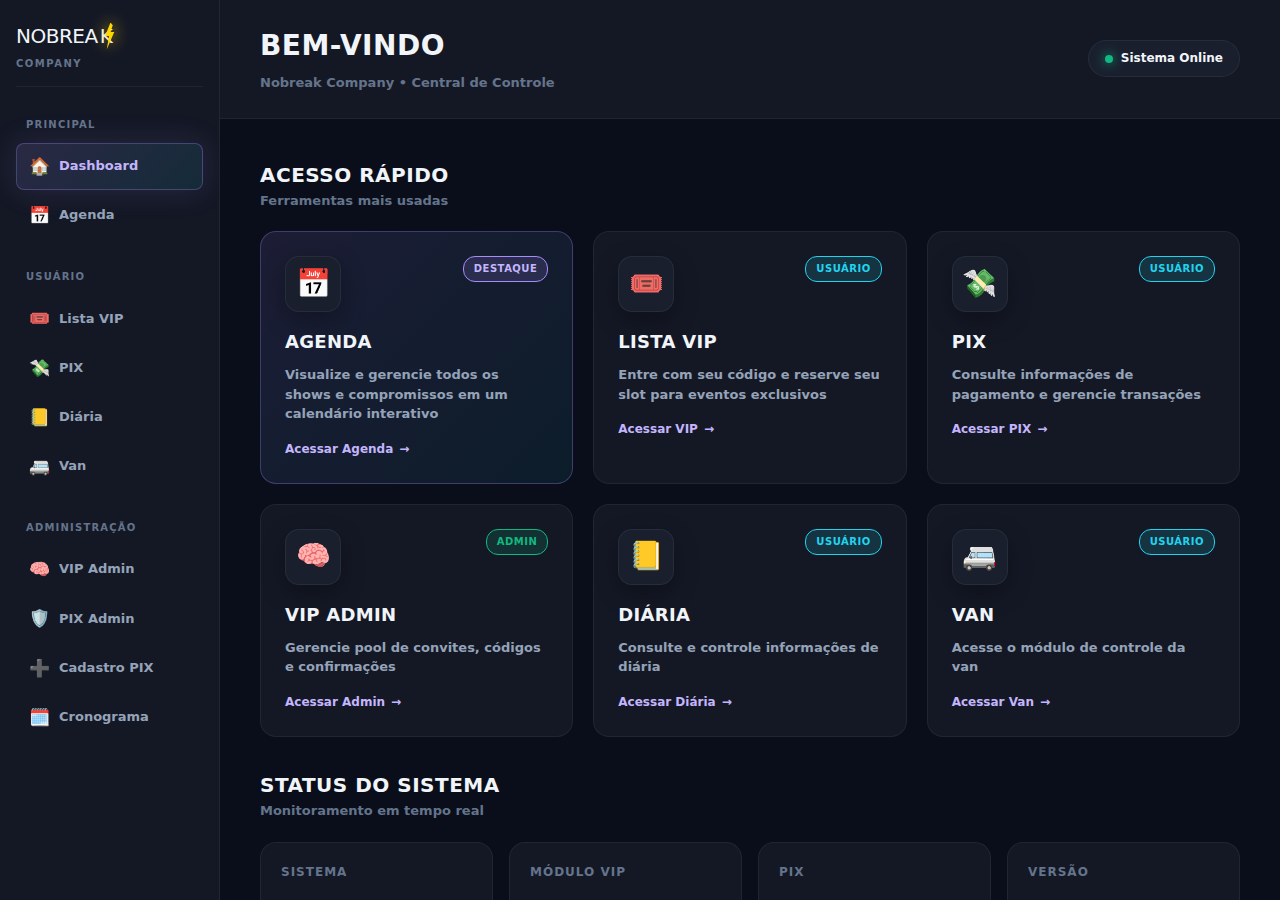
<file: index.html>
<!doctype html>
<html lang="pt-BR">
<head>
  <meta charset="utf-8"/>
  <meta name="viewport" content="width=device-width,initial-scale=1"/>
  <title>Nobreak Company | Dashboard</title>

  <style>
    @font-face{
      font-family:"Rokiest";
      src:url("https://raw.githubusercontent.com/WAYCOMPANYGG/roteiro/main/assets/fonts/Rokiest-Extrabold.otf") format("opentype");
      font-weight:800;
      font-display:swap;
    }

    :root{
      --bg:#0a0e1a;
      --surface:#141825;
      --elevated:#1a1f2e;
      
      --border:rgba(255,255,255,.06);
      --border-hover:rgba(167,139,250,.3);
      
      --text:#f1f5f9;
      --text-dim:#94a3b8;
      --text-muted:#64748b;
      
      --primary:#a78bfa;
      --primary-light:#c4b5fd;
      --accent:#22d3ee;
      --success:#10b981;
      --warning:#f59e0b;
      
      --shadow:0 20px 50px rgba(0,0,0,.5);
      --glow:0 0 30px rgba(167,139,250,.15);
    }

    *{box-sizing:border-box; margin:0; padding:0}
    
    body{
      font-family:'Rokiest','Inter',system-ui,sans-serif;
      background:var(--bg);
      color:var(--text);
      min-height:100vh;
      line-height:1.6;
    }

    .dashboard{
      display:grid;
      grid-template-columns:220px 1fr;
      min-height:100vh;
      max-width:1800px;
      margin:0 auto;
    }

    /* SIDEBAR */
    .sidebar{
      background:var(--surface);
      border-right:1px solid var(--border);
      padding:20px 16px;
      display:flex;
      flex-direction:column;
      gap:24px;
      position:sticky;
      top:0;
      height:100vh;
      overflow-y:auto;
      scrollbar-width:none;
      -ms-overflow-style:none;
    }

    .sidebar::-webkit-scrollbar{
      display:none;
    }

    .logo-area{
      display:flex;
      flex-direction:column;
      gap:4px;
      padding-bottom:14px;
      border-bottom:1px solid var(--border);
    }

    .logo{
      display:flex;
      align-items:center;
      gap:2px;
      font-size:20px;
      letter-spacing:-0.5px;
    }

    .logo-k{position:relative; margin-right:-3px}

    .lightning{
      position:absolute;
      right:-6px;
      top:50%;
      transform:translateY(-50%);
      width:15px;
      filter:drop-shadow(0 0 8px #ffd700);
    }

    .company-tag{
      font-size:10px;
      color:var(--text-muted);
      letter-spacing:1.5px;
      text-transform:uppercase;
      font-weight:700;
    }

    .nav-section{
      display:flex;
      flex-direction:column;
      gap:2px;
    }

    .nav-label{
      font-size:10px;
      color:var(--text-muted);
      text-transform:uppercase;
      letter-spacing:1.2px;
      font-weight:700;
      padding:6px 10px;
      margin-bottom:2px;
    }

    .nav-item{
      display:flex;
      align-items:center;
      gap:10px;
      padding:9px 12px;
      border-radius:8px;
      text-decoration:none;
      color:var(--text-dim);
      font-size:13px;
      font-weight:600;
      transition:all .2s;
      border:1px solid transparent;
    }

    .nav-item:hover{
      background:var(--elevated);
      color:var(--text);
      border-color:var(--border);
    }

    .nav-item.active{
      background:linear-gradient(135deg, rgba(167,139,250,.15), rgba(34,211,238,.1));
      color:var(--primary-light);
      border-color:var(--border-hover);
      box-shadow:var(--glow);
    }

    .nav-icon{
      font-size:17px;
      width:20px;
      display:flex;
      align-items:center;
      justify-content:center;
    }

    /* MAIN */
    .main-content{
      background:var(--bg);
      overflow-y:auto;
      height:100vh;
      scrollbar-width:none;
      -ms-overflow-style:none;
    }

    .main-content::-webkit-scrollbar{
      display:none;
    }

    .header{
      background:var(--surface);
      border-bottom:1px solid var(--border);
      padding:24px 40px;
      display:flex;
      justify-content:space-between;
      align-items:center;
      gap:24px;
      flex-wrap:wrap;
      position:sticky;
      top:0;
      z-index:100;
      backdrop-filter:blur(20px);
    }

    .header-title h1{
      font-size:28px;
      letter-spacing:0.5px;
      margin-bottom:4px;
    }

    .breadcrumb{
      font-size:13px;
      color:var(--text-muted);
      font-weight:600;
    }

    .status-badge{
      display:flex;
      align-items:center;
      gap:8px;
      padding:8px 16px;
      border-radius:20px;
      background:var(--elevated);
      border:1px solid var(--border);
      font-size:12px;
      font-weight:700;
    }

    .status-dot{
      width:8px;
      height:8px;
      border-radius:50%;
      background:var(--success);
      box-shadow:0 0 12px var(--success);
      animation:pulse 2s ease-in-out infinite;
    }

    @keyframes pulse{
      0%, 100%{opacity:1}
      50%{opacity:.6}
    }

    .content{
      padding:40px;
      display:flex;
      flex-direction:column;
      gap:32px;
    }

    .quick-actions{
      display:grid;
      grid-template-columns:repeat(auto-fit, minmax(280px, 1fr));
      gap:20px;
    }

    .action-card{
      background:var(--surface);
      border:1px solid var(--border);
      border-radius:16px;
      padding:24px;
      display:flex;
      flex-direction:column;
      gap:16px;
      text-decoration:none;
      color:inherit;
      transition:all .3s cubic-bezier(.4,0,.2,1);
      position:relative;
      overflow:hidden;
    }

    .action-card::before{
      content:'';
      position:absolute;
      inset:0;
      background:radial-gradient(circle at 50% 0%, rgba(167,139,250,.08), transparent 70%);
      opacity:0;
      transition:opacity .3s;
    }

    .action-card::after{
      content:attr(data-icon);
      position:absolute;
      right:-30px;
      bottom:-40px;
      font-size:180px;
      opacity:0;
      transform:rotate(-15deg) scale(0.8);
      transition:all .4s cubic-bezier(.34,1.56,.64,1);
      pointer-events:none;
      z-index:0;
      filter:blur(1px);
    }

    .action-card:hover{
      transform:translateY(-4px);
      border-color:var(--border-hover);
      box-shadow:var(--shadow), var(--glow);
    }

    .action-card:hover::before{
      opacity:1;
    }

    .action-card:hover::after{
      opacity:.08;
      transform:rotate(-15deg) scale(1);
      right:-20px;
      bottom:-30px;
    }

    .action-card.featured{
      background:linear-gradient(135deg, rgba(167,139,250,.12), rgba(34,211,238,.08));
      border-color:var(--border-hover);
    }

    .action-card.featured:hover::after{
      opacity:.12;
    }

    .action-header{
      display:flex;
      justify-content:space-between;
      align-items:flex-start;
      position:relative;
      z-index:1;
    }

    .action-icon{
      width:56px;
      height:56px;
      border-radius:14px;
      background:var(--elevated);
      border:1px solid var(--border);
      display:flex;
      align-items:center;
      justify-content:center;
      font-size:28px;
      box-shadow:0 8px 24px rgba(0,0,0,.3);
    }

    .action-badge{
      padding:4px 10px;
      border-radius:12px;
      font-size:10px;
      font-weight:700;
      text-transform:uppercase;
      letter-spacing:0.5px;
      border:1px solid var(--border);
    }

    .badge-primary{background:rgba(167,139,250,.15); color:var(--primary-light); border-color:var(--primary)}
    .badge-accent{background:rgba(34,211,238,.15); color:var(--accent); border-color:var(--accent)}
    .badge-success{background:rgba(16,185,129,.15); color:var(--success); border-color:var(--success)}

    .action-content{
      display:flex;
      flex-direction:column;
      gap:8px;
      position:relative;
      z-index:1;
    }

    .action-title{
      font-size:18px;
      font-weight:700;
      letter-spacing:0.3px;
    }

    .action-desc{
      font-size:13px;
      color:var(--text-dim);
      font-weight:600;
      line-height:1.5;
    }

    .action-footer{
      display:flex;
      align-items:center;
      gap:6px;
      font-size:12px;
      color:var(--primary-light);
      font-weight:700;
      position:relative;
      z-index:1;
    }

    .stats-grid{
      display:grid;
      grid-template-columns:repeat(auto-fit, minmax(200px, 1fr));
      gap:16px;
    }

    .stat-card{
      background:var(--surface);
      border:1px solid var(--border);
      border-radius:16px;
      padding:20px;
      display:flex;
      flex-direction:column;
      gap:12px;
    }

    .stat-label{
      font-size:12px;
      color:var(--text-muted);
      text-transform:uppercase;
      letter-spacing:1px;
      font-weight:700;
    }

    .stat-value{
      font-size:28px;
      font-weight:900;
      letter-spacing:0.5px;
    }

    .stat-trend{
      font-size:11px;
      color:var(--success);
      font-weight:700;
    }

    .section-header{
      display:flex;
      justify-content:space-between;
      align-items:center;
      margin-bottom:20px;
    }

    .section-title{
      font-size:20px;
      font-weight:700;
      letter-spacing:0.5px;
    }

    .section-subtitle{
      font-size:13px;
      color:var(--text-muted);
      font-weight:600;
    }

    @media(max-width:1024px){
      .dashboard{grid-template-columns:1fr}
      .sidebar{position:static; height:auto; border-right:none; border-bottom:1px solid var(--border)}
      .main-content{height:auto}
    }

    @media(max-width:768px){
      .header{padding:20px 24px}
      .content{padding:24px}
      .quick-actions{grid-template-columns:1fr}
      .stats-grid{grid-template-columns:repeat(2, 1fr)}
    }

    @media(max-width:480px){
      .stats-grid{grid-template-columns:1fr}
    }
  </style>
</head>

<body>
  <div class="dashboard">
    <aside class="sidebar">
      <div class="logo-area">
        <div class="logo">
          <span>NOBREA</span>
          <span class="logo-k">
            K
            <svg class="lightning" viewBox="0 0 100 180" fill="none">
              <path d="M50 0L14 90H40L25 180L75 63H50L65 18L50 0Z" fill="#ffd700"/>
            </svg>
          </span>
        </div>
        <div class="company-tag">Company</div>
      </div>

      <nav class="nav-section">
        <div class="nav-label">Principal</div>
        <a href="index.html" class="nav-item active">
          <span class="nav-icon">🏠</span>
          <span>Dashboard</span>
        </a>
        <a href="agenda-fixed.html" class="nav-item">
          <span class="nav-icon">📅</span>
          <span>Agenda</span>
        </a>
      </nav>

      <nav class="nav-section">
        <div class="nav-label">Usuário</div>
        <a href="vip.html" class="nav-item">
          <span class="nav-icon">🎟️</span>
          <span>Lista VIP</span>
        </a>
        <a href="pix.html" class="nav-item">
          <span class="nav-icon">💸</span>
          <span>PIX</span>
        </a>
        <a href="diaria.html" class="nav-item">
          <span class="nav-icon">📒</span>
          <span>Diária</span>
        </a>
        <a href="van.html" class="nav-item">
          <span class="nav-icon">🚐</span>
          <span>Van</span>
        </a>
      </nav>

      <nav class="nav-section">
        <div class="nav-label">Administração</div>
        <a href="vip-admin.html" class="nav-item">
          <span class="nav-icon">🧠</span>
          <span>VIP Admin</span>
        </a>
        <a href="pix-admin.html" class="nav-item">
          <span class="nav-icon">🛡️</span>
          <span>PIX Admin</span>
        </a>
        <a href="pix-cadastro.html" class="nav-item">
          <span class="nav-icon">➕</span>
          <span>Cadastro PIX</span>
        </a>
        <a href="ajustar-cronograma.html" class="nav-item">
          <span class="nav-icon">🗓️</span>
          <span>Cronograma</span>
        </a>
      </nav>
    </aside>

    <main class="main-content">
      <header class="header">
        <div class="header-title">
          <h1>BEM-VINDO</h1>
          <div class="breadcrumb">Nobreak Company • Central de Controle</div>
        </div>
        <div class="status-badge">
          <span class="status-dot"></span>
          <span>Sistema Online</span>
        </div>
      </header>

      <div class="content">
        <section>
          <div class="section-header">
            <div>
              <h2 class="section-title">ACESSO RÁPIDO</h2>
              <p class="section-subtitle">Ferramentas mais usadas</p>
            </div>
          </div>

          <div class="quick-actions">
            <a href="agenda-fixed.html" class="action-card featured" data-icon="📅">
              <div class="action-header">
                <div class="action-icon">📅</div>
                <div class="action-badge badge-primary">Destaque</div>
              </div>
              <div class="action-content">
                <h3 class="action-title">AGENDA</h3>
                <p class="action-desc">Visualize e gerencie todos os shows e compromissos em um calendário interativo</p>
              </div>
              <div class="action-footer">
                <span>Acessar Agenda</span>
                <span>→</span>
              </div>
            </a>

            <a href="vip.html" class="action-card" data-icon="🎟️">
              <div class="action-header">
                <div class="action-icon">🎟️</div>
                <div class="action-badge badge-accent">Usuário</div>
              </div>
              <div class="action-content">
                <h3 class="action-title">LISTA VIP</h3>
                <p class="action-desc">Entre com seu código e reserve seu slot para eventos exclusivos</p>
              </div>
              <div class="action-footer">
                <span>Acessar VIP</span>
                <span>→</span>
              </div>
            </a>

            <a href="pix.html" class="action-card" data-icon="💸">
              <div class="action-header">
                <div class="action-icon">💸</div>
                <div class="action-badge badge-accent">Usuário</div>
              </div>
              <div class="action-content">
                <h3 class="action-title">PIX</h3>
                <p class="action-desc">Consulte informações de pagamento e gerencie transações</p>
              </div>
              <div class="action-footer">
                <span>Acessar PIX</span>
                <span>→</span>
              </div>
            </a>

            <a href="vip-admin.html" class="action-card" data-icon="🧠">
              <div class="action-header">
                <div class="action-icon">🧠</div>
                <div class="action-badge badge-success">Admin</div>
              </div>
              <div class="action-content">
                <h3 class="action-title">VIP ADMIN</h3>
                <p class="action-desc">Gerencie pool de convites, códigos e confirmações</p>
              </div>
              <div class="action-footer">
                <span>Acessar Admin</span>
                <span>→</span>
              </div>
            </a>

            <a href="diaria.html" class="action-card" data-icon="📒">
              <div class="action-header">
                <div class="action-icon">📒</div>
                <div class="action-badge badge-accent">Usuário</div>
              </div>
              <div class="action-content">
                <h3 class="action-title">DIÁRIA</h3>
                <p class="action-desc">Consulte e controle informações de diária</p>
              </div>
              <div class="action-footer">
                <span>Acessar Diária</span>
                <span>→</span>
              </div>
            </a>

            <a href="van.html" class="action-card" data-icon="🚐">
              <div class="action-header">
                <div class="action-icon">🚐</div>
                <div class="action-badge badge-accent">Usuário</div>
              </div>
              <div class="action-content">
                <h3 class="action-title">VAN</h3>
                <p class="action-desc">Acesse o módulo de controle da van</p>
              </div>
              <div class="action-footer">
                <span>Acessar Van</span>
                <span>→</span>
              </div>
            </a>
          </div>
        </section>

        <section>
          <div class="section-header">
            <div>
              <h2 class="section-title">STATUS DO SISTEMA</h2>
              <p class="section-subtitle">Monitoramento em tempo real</p>
            </div>
          </div>

          <div class="stats-grid">
            <div class="stat-card">
              <div class="stat-label">Sistema</div>
              <div class="stat-value" style="color:var(--success)">ONLINE</div>
              <div class="stat-trend">✓ Operacional</div>
            </div>

            <div class="stat-card">
              <div class="stat-label">Módulo VIP</div>
              <div class="stat-value" style="color:var(--primary)">ATIVO</div>
              <div class="stat-trend">✓ Funcionando</div>
            </div>

            <div class="stat-card">
              <div class="stat-label">PIX</div>
              <div class="stat-value" style="color:var(--accent)">OK</div>
              <div class="stat-trend">✓ Disponível</div>
            </div>

            <div class="stat-card">
              <div class="stat-label">Versão</div>
              <div class="stat-value" style="color:var(--warning)">2.0</div>
              <div class="stat-trend">✓ Atualizado</div>
            </div>
          </div>
        </section>
      </div>
    </main>
  </div>
</body>
</html>
</file>
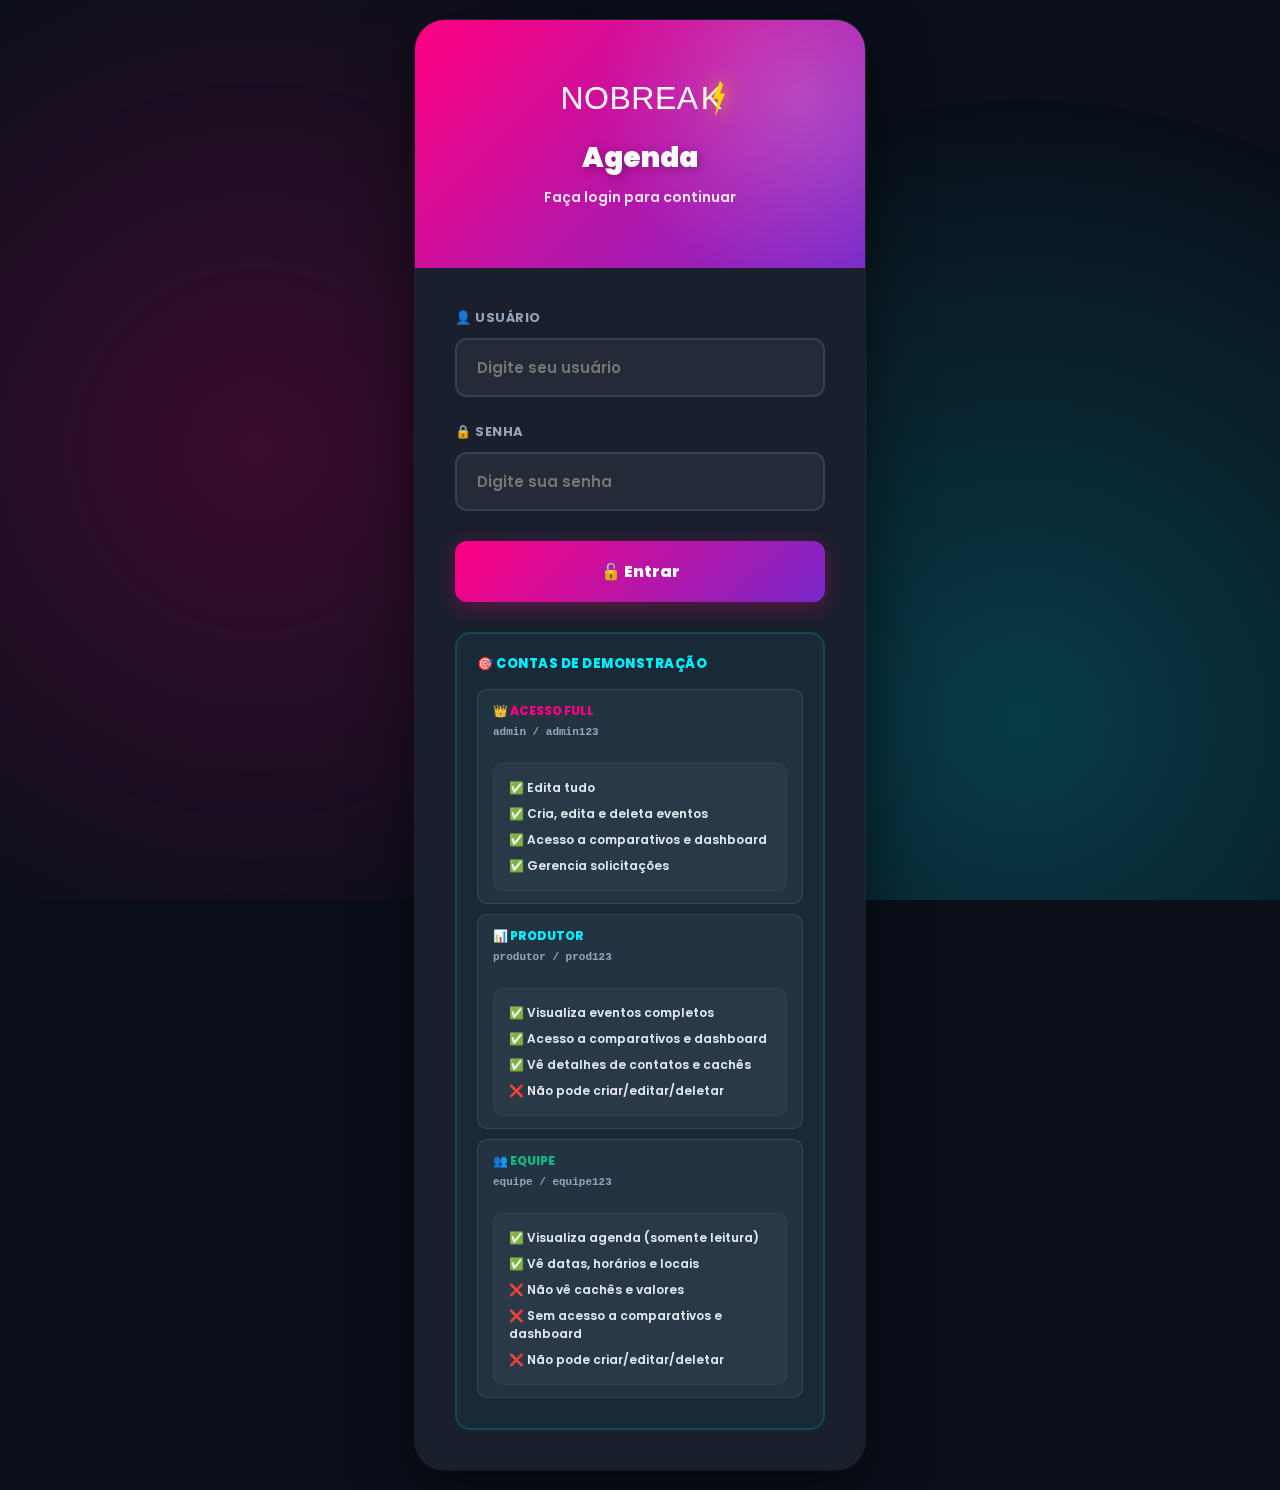
<file: agenda-login.html>
<!doctype html>
<html lang="pt-BR">
<head>
<meta charset="utf-8"/>
<meta name="viewport" content="width=device-width,initial-scale=1"/>
<title>Login | Nobreak Company</title>

<link rel="preconnect" href="https://fonts.googleapis.com">
<link rel="preconnect" href="https://fonts.gstatic.com" crossorigin>
<link href="https://fonts.googleapis.com/css2?family=Poppins:wght@300;400;600;700;800;900&family=Space+Grotesk:wght@500;600;700&display=swap" rel="stylesheet">

<style>
  @font-face{
    font-family:"Rokiest";
    src:url("https://raw.githubusercontent.com/WAYCOMPANYGG/roteiro/main/assets/fonts/Rokiest-Extrabold.otf") format("opentype");
    font-weight:800; font-display:swap;
  }

  *{box-sizing:border-box; margin:0; padding:0}
  
  html,body{
    height:100%;
    font-family:'Poppins', sans-serif;
    color:#f8fafc;
    background:#0a0f1a;
    -webkit-font-smoothing:antialiased;
  }

  body::before {
    content: '';
    position: fixed;
    top: 0;
    left: 0;
    width: 100%;
    height: 100%;
    background: 
        radial-gradient(circle at 20% 50%, rgba(255, 0, 128, 0.2) 0%, transparent 50%),
        radial-gradient(circle at 80% 80%, rgba(0, 240, 255, 0.2) 0%, transparent 50%);
    pointer-events: none;
    z-index: 0;
    animation: gradientShift 10s ease infinite;
  }

  @keyframes gradientShift{
    0%, 100%{ opacity:1; }
    50%{ opacity:0.8; }
  }

  .login-container{
    min-height:100vh;
    display:flex;
    align-items:center;
    justify-content:center;
    padding:20px;
    position:relative;
    z-index:1;
  }

  .login-box{
    background:#1a1f2e;
    border-radius:30px;
    padding:0;
    width:100%;
    max-width:450px;
    box-shadow:0 20px 60px rgba(0,0,0,0.5), 0 0 0 1px rgba(255,255,255,0.1);
    animation:slideUp 0.6s ease;
    overflow:hidden;
  }

  @keyframes slideUp{
    from{ opacity:0; transform:translateY(30px); }
    to{ opacity:1; transform:translateY(0); }
  }

  .login-header{
    background:linear-gradient(135deg, #FF0080 0%, #7928CA 100%);
    padding:60px 40px;
    text-align:center;
    position:relative;
    overflow:hidden;
  }

  .login-header::before{
    content:'';
    position:absolute;
    top:-50%;
    right:-30%;
    width:400px;
    height:400px;
    background:radial-gradient(circle, rgba(255,255,255,0.2) 0%, transparent 70%);
    border-radius:50%;
    animation:rotate 20s linear infinite;
  }

  @keyframes rotate{
    from{ transform:rotate(0deg); }
    to{ transform:rotate(360deg); }
  }

  .login-header-content{
    position:relative;
  }

  .logo{
    display:inline-flex;
    align-items:center;
    gap:2px;
    font-family:'Rokiest', sans-serif;
    font-size:32px;
    letter-spacing:0.5px;
    margin-bottom:20px;
  }

  .logo-k{position:relative; margin-right:-3px}

  .logo-lightning{
    position:absolute;
    right:-8px;
    top:50%;
    transform:translateY(-50%);
    width:20px;
    filter:drop-shadow(0 0 10px #ffd700);
  }

  .login-title{
    font-size:28px;
    font-weight:900;
    margin-bottom:8px;
    text-shadow:2px 2px 10px rgba(0,0,0,0.3);
  }

  .login-subtitle{
    font-size:14px;
    opacity:0.9;
    font-weight:600;
  }

  .login-body{
    padding:40px;
  }

  .form-field{
    margin-bottom:25px;
  }

  .form-field label{
    display:flex;
    align-items:center;
    gap:8px;
    font-size:13px;
    font-weight:700;
    color:#94a3b8;
    margin-bottom:10px;
    text-transform:uppercase;
    letter-spacing:0.5px;
  }

  .form-input{
    width:100%;
    padding:16px 20px;
    background:rgba(255,255,255,0.05);
    border:2px solid rgba(255,255,255,0.1);
    border-radius:12px;
    color:#f8fafc;
    font-family:'Poppins', sans-serif;
    font-weight:600;
    font-size:15px;
    transition:all 0.3s ease;
    outline:none;
  }

  .form-input:hover{
    background:rgba(255,255,255,0.08);
    border-color:rgba(255,255,255,0.15);
  }

  .form-input:focus{
    background:rgba(255,255,255,0.08);
    border-color:#FF0080;
    box-shadow:0 0 0 4px rgba(255,0,128,0.15);
    transform:translateY(-2px);
  }

  .btn-login{
    width:100%;
    background:linear-gradient(135deg, #FF0080, #7928CA);
    color:white;
    border:none;
    padding:18px 32px;
    border-radius:12px;
    font-family:'Poppins', sans-serif;
    font-weight:800;
    font-size:16px;
    cursor:pointer;
    transition:all 0.3s ease;
    display:flex;
    align-items:center;
    justify-content:center;
    gap:10px;
    box-shadow:0 5px 20px rgba(255,0,128,0.3);
    margin-top:30px;
  }

  .btn-login:hover{
    transform:translateY(-3px);
    box-shadow:0 10px 30px rgba(255,0,128,0.5);
  }

  .btn-login:active{
    transform:translateY(-1px);
  }

  .demo-accounts{
    margin-top:30px;
    padding:20px;
    background:rgba(0,240,255,0.05);
    border:2px solid rgba(0,240,255,0.15);
    border-radius:15px;
  }

  .demo-title{
    font-size:13px;
    font-weight:800;
    color:#00F0FF;
    margin-bottom:15px;
    text-transform:uppercase;
    letter-spacing:0.5px;
    display:flex;
    align-items:center;
    gap:8px;
  }

  .demo-account{
    background:rgba(255,255,255,0.05);
    padding:12px 15px;
    border-radius:10px;
    margin-bottom:10px;
    border:1px solid rgba(255,255,255,0.1);
    cursor:pointer;
    transition:all 0.3s ease;
  }

  .demo-account:hover{
    background:rgba(255,255,255,0.08);
    border-color:rgba(0,240,255,0.3);
    transform:translateX(5px);
  }

  .demo-account-header{
    display:flex;
    justify-content:space-between;
    align-items:center;
    margin-bottom:6px;
  }

  .demo-level{
    font-size:12px;
    font-weight:800;
    text-transform:uppercase;
  }

  .demo-level.admin{
    color:#FF0080;
  }

  .demo-level.producer{
    color:#00F0FF;
  }

  .demo-level.team{
    color:#10b981;
  }

  .demo-credentials{
    font-size:11px;
    color:#94a3b8;
    font-weight:600;
    font-family:'Courier New', monospace;
  }

  .error-message{
    background:rgba(239,68,68,0.15);
    border:2px solid rgba(239,68,68,0.3);
    color:#ef4444;
    padding:12px 16px;
    border-radius:10px;
    font-size:13px;
    font-weight:700;
    margin-bottom:20px;
    display:none;
    animation:shake 0.5s ease;
  }

  .error-message.show{
    display:block;
  }

  @keyframes shake{
    0%, 100%{ transform:translateX(0); }
    25%{ transform:translateX(-10px); }
    75%{ transform:translateX(10px); }
  }

  .permissions-info{
    margin-top:25px;
    padding:15px;
    background:rgba(255,255,255,0.03);
    border-radius:10px;
    border:1px solid rgba(255,255,255,0.05);
  }

  .permission-item{
    display:flex;
    align-items:center;
    gap:10px;
    font-size:12px;
    color:#e2e8f0;
    margin-bottom:8px;
    font-weight:600;
  }

  .permission-item:last-child{
    margin-bottom:0;
  }

  @media(max-width:500px){
    .login-box{
      max-width:100%;
    }

    .login-header{
      padding:40px 25px;
    }

    .login-body{
      padding:30px 25px;
    }
  }
</style>
</head>

<body>
<div class="login-container">
  <div class="login-box">
    <div class="login-header">
      <div class="login-header-content">
        <div class="logo">
          <span>NOBREA</span>
          <span class="logo-k">
            K
            <svg class="logo-lightning" viewBox="0 0 100 180" fill="none">
              <path d="M50 0L14 90H40L25 180L75 63H50L65 18L50 0Z" fill="#ffd700"/>
            </svg>
          </span>
        </div>
        <h1 class="login-title">Agenda</h1>
        <p class="login-subtitle">Faça login para continuar</p>
      </div>
    </div>

    <div class="login-body">
      <div class="error-message" id="errorMessage">
        ⚠️ Usuário ou senha incorretos
      </div>

      <form id="loginForm" onsubmit="return handleLogin(event)">
        <div class="form-field">
          <label>👤 Usuário</label>
          <input type="text" class="form-input" id="username" placeholder="Digite seu usuário" required autocomplete="username">
        </div>

        <div class="form-field">
          <label>🔒 Senha</label>
          <input type="password" class="form-input" id="password" placeholder="Digite sua senha" required autocomplete="current-password">
        </div>

        <button type="submit" class="btn-login">
          🔓 Entrar
        </button>
      </form>

      <!-- Demo Accounts -->
      <div class="demo-accounts">
        <div class="demo-title">🎯 Contas de Demonstração</div>
        
        <div class="demo-account" onclick="fillLogin('admin', 'admin123')">
          <div class="demo-account-header">
            <div class="demo-level admin">👑 ACESSO FULL</div>
          </div>
          <div class="demo-credentials">admin / admin123</div>
          <div class="permissions-info">
            <div class="permission-item">✅ Edita tudo</div>
            <div class="permission-item">✅ Cria, edita e deleta eventos</div>
            <div class="permission-item">✅ Acesso a comparativos e dashboard</div>
            <div class="permission-item">✅ Gerencia solicitações</div>
          </div>
        </div>

        <div class="demo-account" onclick="fillLogin('produtor', 'prod123')">
          <div class="demo-account-header">
            <div class="demo-level producer">📊 PRODUTOR</div>
          </div>
          <div class="demo-credentials">produtor / prod123</div>
          <div class="permissions-info">
            <div class="permission-item">✅ Visualiza eventos completos</div>
            <div class="permission-item">✅ Acesso a comparativos e dashboard</div>
            <div class="permission-item">✅ Vê detalhes de contatos e cachês</div>
            <div class="permission-item">❌ Não pode criar/editar/deletar</div>
          </div>
        </div>

        <div class="demo-account" onclick="fillLogin('equipe', 'equipe123')">
          <div class="demo-account-header">
            <div class="demo-level team">👥 EQUIPE</div>
          </div>
          <div class="demo-credentials">equipe / equipe123</div>
          <div class="permissions-info">
            <div class="permission-item">✅ Visualiza agenda (somente leitura)</div>
            <div class="permission-item">✅ Vê datas, horários e locais</div>
            <div class="permission-item">❌ Não vê cachês e valores</div>
            <div class="permission-item">❌ Sem acesso a comparativos e dashboard</div>
            <div class="permission-item">❌ Não pode criar/editar/deletar</div>
          </div>
        </div>
      </div>
    </div>
  </div>
</div>

<script>
  // Usuários do sistema
  const users = [
    {
      username: 'admin',
      password: 'admin123',
      role: 'admin',
      name: 'Administrador',
      permissions: {
        viewEvents: true,
        createEvents: true,
        editEvents: true,
        deleteEvents: true,
        viewFinancial: true,
        viewComparativo: true,
        viewDashboard: true,
        manageSolicitacoes: true,
        viewContacts: true
      }
    },
    {
      username: 'produtor',
      password: 'prod123',
      role: 'producer',
      name: 'Produtor',
      permissions: {
        viewEvents: true,
        createEvents: false,
        editEvents: false,
        deleteEvents: false,
        viewFinancial: true,
        viewComparativo: true,
        viewDashboard: true,
        manageSolicitacoes: false,
        viewContacts: true
      }
    },
    {
      username: 'equipe',
      password: 'equipe123',
      role: 'team',
      name: 'Equipe',
      permissions: {
        viewEvents: true,
        createEvents: false,
        editEvents: false,
        deleteEvents: false,
        viewFinancial: false,
        viewComparativo: false,
        viewDashboard: false,
        manageSolicitacoes: false,
        viewContacts: false
      }
    }
  ];

  function handleLogin(event){
    event.preventDefault();

    const username = document.getElementById('username').value.trim();
    const password = document.getElementById('password').value;
    const errorMsg = document.getElementById('errorMessage');

    // Verificar credenciais
    const user = users.find(u => u.username === username && u.password === password);

    if(!user){
      // Credenciais inválidas
      errorMsg.classList.add('show');
      document.getElementById('password').value = '';
      document.getElementById('password').focus();
      return false;
    }

    // Login bem-sucedido
    errorMsg.classList.remove('show');

    // Salvar sessão
    const session = {
      user: {
        username: user.username,
        name: user.name,
        role: user.role
      },
      permissions: user.permissions,
      loginTime: new Date().toISOString()
    };

    localStorage.setItem('userSession', JSON.stringify(session));

    // Redirecionar para agenda
    window.location.href = 'agenda-completa-redesign.html';

    return false;
  }

  function fillLogin(username, password){
    document.getElementById('username').value = username;
    document.getElementById('password').value = password;
    document.getElementById('username').focus();
  }

  // Verificar se já está logado
  window.addEventListener('load', () => {
    const session = localStorage.getItem('userSession');
    if(session){
      const parsed = JSON.parse(session);
      // Verificar se sessão ainda é válida (opcional: adicionar expiração)
      if(parsed && parsed.user){
        // Já está logado, redirecionar
        // window.location.href = 'agenda-completa-redesign.html';
        // (Comentado para permitir logout e re-login)
      }
    }
  });

  console.log('🔐 Sistema de Login carregado!');
  console.log('📋 Contas disponíveis:', users.map(u => `${u.username} / ${u.password} [${u.role}]`));
</script>
</body>
</html>
</file>
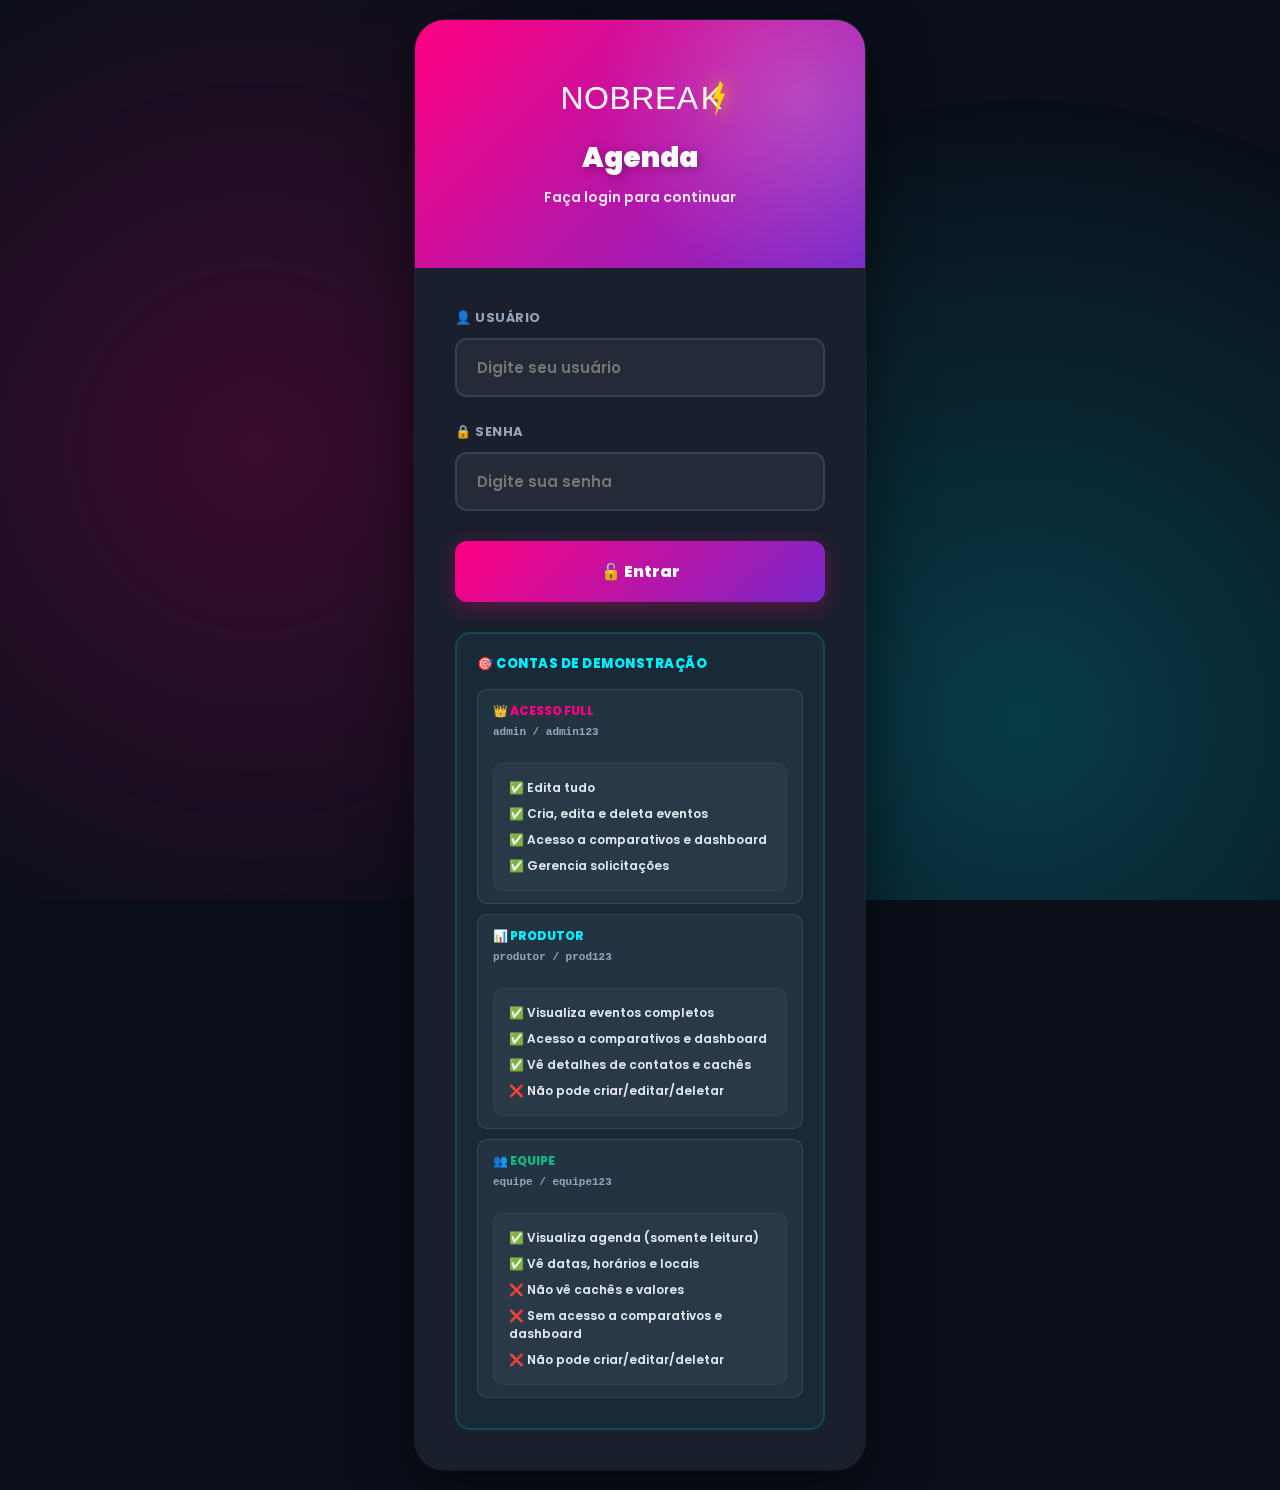
<file: agenda.html>
<!doctype html>
<html lang="pt-BR">
<head>
<meta charset="utf-8"/>
<meta name="viewport" content="width=device-width,initial-scale=1"/>
<title>Agenda | Nobreak Company - Redesign</title>

<link rel="preconnect" href="https://fonts.googleapis.com">
<link rel="preconnect" href="https://fonts.gstatic.com" crossorigin>
<link href="https://fonts.googleapis.com/css2?family=Poppins:wght@300;400;600;700;800;900&family=Space+Grotesk:wght@500;600;700&display=swap" rel="stylesheet">

<style>
  @font-face{
    font-family:"Rokiest";
    src:url("https://raw.githubusercontent.com/NOBRAKEGG/iMake/main/assets/fonts/Rokiest-Extrabold.otf") format("opentype");
    font-weight:800; font-display:swap;
  }

  :root{
    --bg:#0a0f1a;
    --bg-secondary:#111827;
    --surface:#1a1f2e;
    --surface-elevated:#252b3b;
    
    --border:rgba(255,255,255,.08);
    --border-light:rgba(255,255,255,.12);
    --border-hover:rgba(255,0,128,.5);
    
    --text:#f8fafc;
    --text-secondary:#e2e8f0;
    --text-muted:#94a3b8;
    --text-dim:#64748b;
    
    --primary:#FF0080;
    --primary-light:#FF3399;
    --primary-dark:#CC0066;
    --accent:#00F0FF;
    --accent-light:#22d3ee;
    --success:#10b981;
    --warning:#f59e0b;
    --danger:#ef4444;
    
    --shadow-sm:0 2px 8px rgba(0,0,0,.3);
    --shadow-md:0 8px 24px rgba(0,0,0,.4);
    --shadow-lg:0 20px 40px rgba(0,0,0,.5);
    
    --radius-lg:16px;
    --radius-md:12px;
    --radius-sm:8px;
  }

  *{box-sizing:border-box; margin:0; padding:0}
  
  html,body{
    height:100%;
    font-family:'Poppins', -apple-system, BlinkMacSystemFont, 'Segoe UI', system-ui, sans-serif;
    color:var(--text);
    background:var(--bg);
    -webkit-font-smoothing:antialiased;
    -moz-osx-font-smoothing:grayscale;
  }

  body::before {
    content: '';
    position: fixed;
    top: 0;
    left: 0;
    width: 100%;
    height: 100%;
    background: 
        radial-gradient(circle at 20% 50%, rgba(255, 0, 128, 0.1) 0%, transparent 50%),
        radial-gradient(circle at 80% 80%, rgba(0, 240, 255, 0.1) 0%, transparent 50%);
    pointer-events: none;
    z-index: 0;
  }

  .container{
    max-width:1600px;
    margin:0 auto;
    padding:24px;
    animation:fadeIn .6s ease;
    position:relative;
    z-index:1;
  }

  @keyframes fadeIn{
    from{ opacity:0; transform:translateY(10px); }
    to{ opacity:1; transform:translateY(0); }
  }

  /* Header */
  .header{
    background:var(--surface);
    border:1px solid var(--border);
    border-radius:var(--radius-lg);
    padding:24px 32px;
    margin-bottom:24px;
    display:flex;
    justify-content:space-between;
    align-items:center;
    gap:20px;
    flex-wrap:wrap;
    animation:slideDown .5s ease;
  }

  @keyframes slideDown{
    from{ opacity:0; transform:translateY(-20px); }
    to{ opacity:1; transform:translateY(0); }
  }

  .brand{
    display:flex;
    align-items:center;
    gap:20px;
  }

  .logo{
    display:flex;
    align-items:center;
    gap:2px;
    font-family:'Rokiest', sans-serif;
    font-size:22px;
    letter-spacing:0.5px;
    color:var(--text);
  }

  .logo-k{position:relative; margin-right:-3px}

  .logo-lightning{
    position:absolute;
    right:-6px;
    top:50%;
    transform:translateY(-50%);
    width:16px;
    filter:drop-shadow(0 0 8px #ffd700);
  }

  .header-titles h1{
    font-family:'Space Grotesk', sans-serif;
    font-size:24px;
    font-weight:600;
    letter-spacing:-0.3px;
    margin-bottom:4px;
    color:var(--text);
  }

  .header-sub{
    font-size:13px;
    color:var(--text-dim);
    font-weight:500;
  }

  .header-actions{
    display:flex;
    gap:12px;
    flex-wrap:wrap;
  }

  /* Search */
  .search{
    display:flex;
    align-items:center;
    gap:12px;
    padding:0 16px;
    height:44px;
    min-width:320px;
    border-radius:999px;
    border:1px solid var(--border);
    background:var(--surface-elevated);
    transition:all .2s;
  }

  .search:focus-within{
    border-color:var(--primary);
    box-shadow:0 0 0 3px rgba(255,0,128,.15);
  }

  .search svg{
    opacity:.5;
    transition:opacity .2s;
  }

  .search:focus-within svg{
    opacity:1;
  }

  .search input{
    flex:1;
    border:0;
    outline:0;
    background:transparent;
    color:var(--text);
    font-weight:500;
    font-size:14px;
  }

  .search input::placeholder{
    color:var(--text-dim);
  }

  /* Buttons */
  .btn{
    height:44px;
    border-radius:999px;
    border:1px solid var(--border);
    background:var(--surface-elevated);
    color:var(--text);
    font-weight:600;
    font-size:14px;
    padding:0 20px;
    cursor:pointer;
    transition:all .2s;
    display:inline-flex;
    align-items:center;
    gap:8px;
    white-space:nowrap;
  }

  .btn:hover{
    transform:translateY(-1px);
    border-color:var(--border-light);
    box-shadow:var(--shadow-sm);
  }

  .btnPrimary{
    background:linear-gradient(135deg, var(--primary), #7928CA);
    border-color:transparent;
    color:#fff;
    font-weight:700;
    box-shadow:0 5px 20px rgba(255,0,128,0.3);
  }

  .btnPrimary:hover{
    transform:translateY(-2px);
    box-shadow:0 10px 30px rgba(255,0,128,0.5);
  }

  /* Toolbar */
  .toolbar{
    background:var(--surface);
    border:1px solid var(--border);
    border-radius:var(--radius-lg);
    padding:20px 24px;
    margin-bottom:24px;
    display:flex;
    align-items:center;
    justify-content:space-between;
    gap:16px;
    flex-wrap:wrap;
    animation:slideUp .6s ease .1s both;
  }

  @keyframes slideUp{
    from{ opacity:0; transform:translateY(20px); }
    to{ opacity:1; transform:translateY(0); }
  }

  .toolbar-left,
  .toolbar-center,
  .toolbar-right{
    display:flex;
    align-items:center;
    gap:12px;
  }

  .select{
    height:40px;
    border-radius:999px;
    border:1px solid var(--border);
    background:var(--surface-elevated);
    color:var(--text);
    padding:0 40px 0 16px;
    outline:none;
    font-weight:600;
    font-size:14px;
    cursor:pointer;
    transition:all .2s;
    appearance:none;
    background-image:url("data:image/svg+xml,%3Csvg width='16' height='16' viewBox='0 0 20 20' fill='none' xmlns='http://www.w3.org/2000/svg'%3E%3Cpath d='M5 7.5L10 12.5L15 7.5' stroke='%2394a3b8' stroke-width='2' stroke-linecap='round'/%3E%3C/svg%3E");
    background-repeat:no-repeat;
    background-position:right 12px center;
  }

  .select:hover{
    border-color:var(--border-light);
  }

  .select:focus{
    border-color:var(--primary);
    box-shadow:0 0 0 3px rgba(255,0,128,.15);
  }

  /* Chips */
  .chips{
    display:flex;
    gap:8px;
    flex-wrap:wrap;
  }

  .chip{
    height:32px;
    border-radius:999px;
    border:1px solid var(--border);
    background:var(--surface-elevated);
    padding:0 14px;
    display:inline-flex;
    align-items:center;
    gap:8px;
    font-weight:600;
    font-size:12px;
    cursor:pointer;
    transition:all .2s;
  }

  .chip:hover{
    transform:translateY(-1px);
    border-color:var(--border-light);
  }

  .chip .dot{
    width:8px;
    height:8px;
    border-radius:50%;
    background:currentColor;
  }

  .chip.active{
    border-color:var(--primary);
    background:rgba(255,0,128,.15);
  }

  /* Month Navigation */
  .month-nav{
    display:flex;
    align-items:center;
    gap:16px;
  }

  .month-title{
    font-family:'Space Grotesk', sans-serif;
    font-size:20px;
    font-weight:600;
    min-width:180px;
    text-align:center;
    color:var(--text);
  }

  .nav-btn{
    width:40px;
    height:40px;
    border-radius:var(--radius-sm);
    border:1px solid var(--border);
    background:var(--surface-elevated);
    display:grid;
    place-items:center;
    cursor:pointer;
    transition:all .2s;
    font-size:18px;
  }

  .nav-btn:hover{
    transform:translateY(-1px);
    border-color:var(--primary);
    background:var(--surface);
    color:var(--primary);
  }

  .pill{
    display:inline-flex;
    align-items:center;
    gap:8px;
    padding:8px 16px;
    border-radius:999px;
    border:1px solid var(--border);
    background:var(--surface-elevated);
    color:var(--text-secondary);
    font-weight:600;
    font-size:13px;
  }

  /* Calendar */
  .calendar{
    background:var(--surface);
    border:1px solid var(--border);
    border-radius:var(--radius-lg);
    overflow:hidden;
    animation:slideUp .6s ease .2s both;
  }

  .weekdays{
    display:grid;
    grid-template-columns:repeat(7, 1fr);
    background:var(--surface-elevated);
    border-bottom:1px solid var(--border);
  }

  .weekdays div{
    padding:16px;
    font-size:12px;
    font-weight:700;
    color:var(--text-dim);
    letter-spacing:0.5px;
    text-transform:uppercase;
    text-align:center;
  }

  .days{
    display:grid;
    grid-template-columns:repeat(7, 1fr);
    min-height:600px;
    gap:1px;
    background:var(--border);
  }

  .day{
    padding:12px;
    background:var(--surface);
    min-height:120px;
    transition:all .25s cubic-bezier(.4,0,.2,1);
    overflow-y:auto;
    scrollbar-width:none;
    -ms-overflow-style:none;
    position:relative;
  }

  .day::-webkit-scrollbar{
    display:none;
  }

  /* Animated + button */
  .day::after{
    content:'＋';
    position:absolute;
    top:10px;
    right:10px;
    width:32px;
    height:32px;
    border-radius:50%;
    background:linear-gradient(135deg, var(--primary), var(--accent));
    color:#fff;
    font-size:20px;
    font-weight:700;
    display:flex;
    align-items:center;
    justify-content:center;
    opacity:0;
    transform:scale(0.5) rotate(-180deg);
    transition:all .4s cubic-bezier(.34,1.56,.64,1);
    cursor:pointer;
    pointer-events:none;
    box-shadow:0 4px 12px rgba(255,0,128,.4);
    z-index:20;
  }

  .day:hover::after{
    opacity:1;
    transform:scale(1) rotate(0deg);
    pointer-events:auto;
    animation:plusPulse 2s ease-in-out infinite;
  }

  @keyframes plusPulse{
    0%, 100%{ 
      box-shadow:0 4px 12px rgba(255,0,128,.4),
                 0 0 0 0 rgba(255,0,128,.4);
    }
    50%{ 
      box-shadow:0 6px 16px rgba(255,0,128,.6),
                 0 0 0 8px rgba(255,0,128,0);
    }
  }

  .day:hover{
    background:var(--surface-elevated);
    transform:scale(1.02);
    z-index:10;
    box-shadow:0 8px 24px rgba(0,0,0,.3);
  }

  .day.weekend{
    background:rgba(255,0,128,.03);
    border:1px solid rgba(255,0,128,.1);
  }

  .day.weekend:hover{
    background:rgba(255,0,128,.05);
    border-color:rgba(255,0,128,.15);
  }

  .day.weekend .day-number{
    color:var(--text-secondary);
    font-weight:700;
  }

  .day.weekend::before{
    content:'';
    position:absolute;
    top:0;
    left:0;
    right:0;
    height:2px;
    background:linear-gradient(90deg, var(--primary), var(--accent));
    opacity:.2;
  }

  .day-header{
    display:flex;
    justify-content:space-between;
    align-items:center;
    margin-bottom:8px;
    padding-bottom:6px;
    border-bottom:1px solid var(--border);
  }

  .day-number{
    font-weight:700;
    font-size:14px;
    color:var(--text-secondary);
    transition:all .2s;
  }

  .day:hover .day-number{
    transform:scale(1.1);
    color:var(--primary);
  }

  .day.other-month .day-number{
    color:var(--text-dim);
    opacity:.5;
  }

  .day.today{
    background:rgba(255,0,128,.05);
  }

  .day.today .day-number{
    color:var(--primary);
    font-weight:800;
  }

  .today-tag{
    font-size:10px;
    font-weight:700;
    padding:4px 8px;
    border-radius:999px;
    background:rgba(255,0,128,.15);
    color:var(--primary);
    border:1px solid rgba(255,0,128,.3);
    animation:pulse 2s ease-in-out infinite;
    transition:all .3s cubic-bezier(.4,0,.2,1);
    position:relative;
  }

  .day:hover .today-tag{
    transform:translateX(-40px);
    opacity:.6;
  }

  @keyframes pulse{
    0%, 100%{ opacity:1; }
    50%{ opacity:.8; }
  }

  /* Events */
  .event{
    position:relative;
    border-radius:8px;
    background:var(--accent);
    padding:10px 12px;
    margin-bottom:6px;
    cursor:pointer;
    transition:all .25s cubic-bezier(.4,0,.2,1);
    font-size:12px;
    box-shadow:0 2px 8px rgba(0,0,0,.2);
    overflow:hidden;
  }

  .event::before{
    content:'';
    position:absolute;
    inset:0;
    background:linear-gradient(135deg, rgba(255,255,255,.15), transparent 60%);
    opacity:0;
    transition:opacity .25s;
  }

  .event:hover{
    transform:translateY(-4px) scale(1.03);
    box-shadow:0 8px 24px rgba(0,0,0,.4);
  }

  .event:hover::before{
    opacity:1;
  }

  .event:active{
    transform:translateY(-2px) scale(1.01);
  }

  .event-title{
    font-weight:700;
    font-size:12px;
    color:#ffffff;
    margin-bottom:6px;
    line-height:1.3;
    text-shadow:0 1px 2px rgba(0,0,0,.2);
  }

  .event-meta{
    display:flex;
    gap:6px;
    flex-wrap:wrap;
    color:rgba(255,255,255,.9);
    font-size:10px;
    font-weight:600;
  }

  .event-meta span{
    display:inline-flex;
    align-items:center;
    gap:4px;
    padding:2px 6px;
    border-radius:4px;
    background:rgba(0,0,0,.15);
    backdrop-filter:blur(10px);
  }

  /* Modal Overlay */
  .modal-overlay{
    position:fixed;
    inset:0;
    background:rgba(0,0,0,0.85);
    backdrop-filter:blur(12px);
    display:none;
    align-items:center;
    justify-content:center;
    z-index:1000;
    padding:20px;
    animation:fadeInOverlay 0.3s ease;
  }

  @keyframes fadeInOverlay{
    from{ opacity:0; }
    to{ opacity:1; }
  }

  .modal-overlay.show{
    display:flex;
  }

  .modal{
    background:var(--surface);
    border-radius:30px;
    width:100%;
    max-width:1100px;
    max-height:90vh;
    overflow-y:auto;
    padding:0;
    animation:modalPop 0.5s cubic-bezier(0.16,1,0.3,1);
    box-shadow:0 20px 60px rgba(0,0,0,0.5), 0 0 0 1px rgba(255,255,255,0.1);
  }

  @keyframes modalPop{
    from{ opacity:0; transform:scale(0.9) translateY(30px); }
    to{ opacity:1; transform:scale(1) translateY(0); }
  }

  .modal::-webkit-scrollbar{
    width:10px;
  }

  .modal::-webkit-scrollbar-track{
    background:transparent;
  }

  .modal::-webkit-scrollbar-thumb{
    background:rgba(255,255,255,0.1);
    border-radius:10px;
  }

  .modal::-webkit-scrollbar-thumb:hover{
    background:rgba(255,0,128,0.3);
  }

  /* Modal Header */
  .modal-header{
    background:linear-gradient(135deg, var(--primary) 0%, #7928CA 100%);
    padding:40px;
    border-radius:30px 30px 0 0;
    position:relative;
    overflow:hidden;
  }

  .modal-header::before{
    content:'';
    position:absolute;
    top:-50%;
    right:-10%;
    width:500px;
    height:500px;
    background:radial-gradient(circle, rgba(255,255,255,0.15) 0%, transparent 70%);
    border-radius:50%;
    animation:rotateGlow 20s linear infinite;
  }

  @keyframes rotateGlow{
    from{ transform:rotate(0deg); }
    to{ transform:rotate(360deg); }
  }

  .modal-header-content{
    display:flex;
    justify-content:space-between;
    align-items:center;
    position:relative;
  }

  .modal-title-section{}

  .modal-title{
    font-size:32px;
    font-weight:900;
    margin-bottom:8px;
    text-shadow:2px 2px 10px rgba(0,0,0,0.3);
  }

  .modal-subtitle{
    font-size:16px;
    opacity:0.9;
    font-weight:600;
  }

  .close-btn{
    width:48px;
    height:48px;
    border-radius:50%;
    background:rgba(255,255,255,0.2);
    backdrop-filter:blur(10px);
    border:2px solid rgba(255,255,255,0.3);
    cursor:pointer;
    display:flex;
    align-items:center;
    justify-content:center;
    font-size:24px;
    font-weight:700;
    transition:all 0.3s ease;
  }

  .close-btn:hover{
    background:rgba(255,255,255,0.3);
    transform:rotate(90deg) scale(1.1);
    border-color:rgba(255,255,255,0.5);
  }

  /* Modal Body */
  .modal-body{
    padding:40px;
  }

  /* Form Sections */
  .form-section{
    background:rgba(255,255,255,0.03);
    border-radius:20px;
    padding:30px;
    margin-bottom:25px;
    border:1px solid rgba(255,255,255,0.05);
    position:relative;
    overflow:hidden;
    transition:all 0.3s ease;
  }

  .form-section::before{
    content:'';
    position:absolute;
    top:0;
    left:0;
    width:100%;
    height:3px;
    background:linear-gradient(90deg, var(--primary), var(--accent));
  }

  .form-section:hover{
    background:rgba(255,255,255,0.05);
    border-color:rgba(255,0,128,0.2);
    transform:translateY(-2px);
  }

  .section-header{
    display:flex;
    align-items:center;
    gap:12px;
    margin-bottom:25px;
    padding-bottom:15px;
    border-bottom:1px solid rgba(255,255,255,0.1);
  }

  .section-icon{
    width:40px;
    height:40px;
    border-radius:12px;
    background:linear-gradient(135deg, var(--primary), var(--accent));
    display:flex;
    align-items:center;
    justify-content:center;
    font-size:20px;
    box-shadow:0 5px 15px rgba(255,0,128,0.3);
  }

  .section-label{
    font-size:18px;
    font-weight:800;
    color:var(--text);
  }

  /* Form */
  .form-row{
    display:grid;
    gap:20px;
    margin-bottom:12px;
  }

  .form-row.cols-2{grid-template-columns:1fr 1fr}
  .form-row.cols-3{grid-template-columns:repeat(3, 1fr)}
  .form-row.cols-4{grid-template-columns:repeat(4, 1fr)}
  .form-row.cols-5{grid-template-columns:repeat(5, 1fr)}

  @media(max-width:768px){
    .form-row.cols-2,
    .form-row.cols-3,
    .form-row.cols-4,
    .form-row.cols-5{
      grid-template-columns:1fr;
    }
  }

  .field{
    display:flex;
    flex-direction:column;
    gap:10px;
    min-width:0;
    overflow:hidden;
    position:relative;
  }

  .field label{
    font-size:12px;
    font-weight:700;
    color:var(--text-muted);
    letter-spacing:0.5px;
    text-transform:uppercase;
    display:flex;
    align-items:center;
    gap:6px;
  }

  .field-highlight label{
    color:var(--primary);
    font-size:13px;
  }

  .input,
  .textarea,
  select.input{
    width:100%;
    padding:14px 18px;
    background:rgba(255,255,255,0.05);
    border:2px solid rgba(255,255,255,0.1);
    border-radius:12px;
    color:var(--text);
    font-family:'Poppins', sans-serif;
    font-weight:600;
    font-size:15px;
    transition:all 0.3s ease;
    outline:none;
  }

  .input:hover,
  .textarea:hover,
  select.input:hover{
    background:rgba(255,255,255,0.08);
    border-color:rgba(255,255,255,0.15);
  }

  .input:focus,
  .textarea:focus,
  select.input:focus{
    background:rgba(255,255,255,0.08);
    border-color:var(--primary);
    box-shadow:0 0 0 4px rgba(255,0,128,0.15);
    transform:translateY(-2px);
  }

  .field-highlight .input,
  .field-highlight .textarea,
  .field-highlight select.input{
    border-color:rgba(255,0,128,0.3);
    font-weight:700;
    font-size:16px;
  }

  .field-highlight .input:focus,
  .field-highlight .textarea:focus,
  .field-highlight select.input:focus{
    border-color:var(--primary);
    box-shadow:0 0 0 4px rgba(255,0,128,0.2), 0 5px 15px rgba(255,0,128,0.2);
  }

  .textarea{
    min-height:80px;
    resize:vertical;
    font-size:14px;
    line-height:1.6;
  }

  select.input{
    appearance:none;
    background-image:url("data:image/svg+xml,%3Csvg width='16' height='16' viewBox='0 0 20 20' fill='none' xmlns='http://www.w3.org/2000/svg'%3E%3Cpath d='M5 7.5L10 12.5L15 7.5' stroke='%238B92B3' stroke-width='2' stroke-linecap='round'/%3E%3C/svg%3E");
    background-repeat:no-repeat;
    background-position:right 15px center;
    background-size:18px;
    padding-right:45px;
    cursor:pointer;
  }

  select.input option{
    background:var(--surface);
    color:var(--text);
    padding:12px;
    font-weight:600;
  }

  /* Animated underline */
  .field::after{
    content:'';
    position:absolute;
    bottom:0;
    left:0;
    width:0;
    height:2px;
    background:linear-gradient(90deg, var(--primary), var(--accent));
    transition:width 0.4s ease;
  }

  .field:focus-within::after{
    width:100%;
  }

  /* Toggle */
  .toggle-field{
    display:flex;
    align-items:center;
    justify-content:space-between;
    padding:20px;
    border-radius:15px;
    background:rgba(255,255,255,0.03);
    border:2px solid rgba(255,255,255,0.08);
    transition:all 0.3s ease;
  }

  .toggle-field:hover{
    background:rgba(255,255,255,0.05);
    border-color:rgba(255,0,128,0.2);
  }

  .toggle-label{
    font-weight:700;
    font-size:15px;
    color:var(--text);
  }

  .toggle{
    width:60px;
    height:32px;
    border-radius:20px;
    background:rgba(255,255,255,0.1);
    border:2px solid rgba(255,255,255,0.2);
    position:relative;
    cursor:pointer;
    transition:all 0.3s ease;
  }

  .toggle::after{
    content:'';
    position:absolute;
    top:3px;
    left:3px;
    width:22px;
    height:22px;
    border-radius:50%;
    background:#fff;
    transition:all 0.3s cubic-bezier(0.4, 0, 0.2, 1);
    box-shadow:0 2px 6px rgba(0,0,0,0.3);
  }

  .toggle.on{
    background:linear-gradient(135deg, var(--primary), var(--accent));
    border-color:transparent;
    box-shadow:0 0 20px rgba(255,0,128,0.4);
  }

  .toggle.on::after{
    left:31px;
  }

  /* Actions */
  .modal-actions{
    display:flex;
    gap:15px;
    margin-top:40px;
    padding-top:30px;
    border-top:2px solid rgba(255,255,255,0.1);
  }

  .btnDanger{
    background:rgba(239,68,68,.15);
    border:2px solid rgba(239,68,68,.3);
    color:var(--danger);
    padding:0 32px;
    height:48px;
    border-radius:12px;
    font-weight:800;
    font-size:15px;
    cursor:pointer;
    transition:all 0.3s ease;
    display:inline-flex;
    align-items:center;
    gap:10px;
  }

  .btnDanger:hover{
    background:rgba(239,68,68,.25);
    border-color:var(--danger);
    transform:translateY(-2px);
  }

  .btnSecondary{
    background:rgba(255,255,255,0.05);
    color:var(--text);
    border:2px solid rgba(255,255,255,0.1);
    padding:0 32px;
    height:48px;
    border-radius:12px;
    font-weight:800;
    font-size:15px;
    cursor:pointer;
    transition:all 0.3s ease;
    display:inline-flex;
    align-items:center;
    gap:10px;
  }

  .btnSecondary:hover{
    background:rgba(255,255,255,0.08);
    border-color:rgba(255,255,255,0.2);
    transform:translateY(-2px);
  }

  .btnSave{
    flex:1;
    background:linear-gradient(135deg, var(--primary), #7928CA);
    color:white;
    border:none;
    padding:0 32px;
    height:48px;
    border-radius:12px;
    font-weight:800;
    font-size:15px;
    cursor:pointer;
    transition:all 0.3s ease;
    display:inline-flex;
    align-items:center;
    justify-content:center;
    gap:10px;
    box-shadow:0 5px 20px rgba(255,0,128,0.3);
  }

  .btnSave:hover{
    transform:translateY(-3px);
    box-shadow:0 10px 30px rgba(255,0,128,0.5);
  }

  /* Animations */
  .form-section:nth-child(1){ animation:slideUp 0.6s ease 0.1s both; }
  .form-section:nth-child(2){ animation:slideUp 0.6s ease 0.2s both; }
  .form-section:nth-child(3){ animation:slideUp 0.6s ease 0.3s both; }
  .form-section:nth-child(4){ animation:slideUp 0.6s ease 0.4s both; }

  /* Dashboard Analytics */
  .dashboard-section{
    background:var(--surface);
    border:1px solid var(--border);
    border-radius:var(--radius-lg);
    padding:40px;
    margin-top:30px;
    animation:slideUp .6s ease .4s both;
  }

  /* Notification Badge */
  .notification-badge{
    position:absolute;
    top:-8px;
    right:-8px;
    background:linear-gradient(135deg, var(--danger), #FF6B00);
    color:white;
    font-size:11px;
    font-weight:900;
    padding:4px 8px;
    border-radius:12px;
    box-shadow:0 4px 12px rgba(239,68,68,0.4);
    animation:pulse 2s ease-in-out infinite;
  }

  /* Solicitações Section */
  .solicitacoes-section{
    background:var(--surface);
    border:1px solid var(--border);
    border-radius:var(--radius-lg);
    padding:40px;
    margin-top:30px;
    animation:slideUp .6s ease .3s both;
  }

  .solicitacoes-header{
    display:flex;
    justify-content:space-between;
    align-items:center;
    margin-bottom:40px;
    flex-wrap:wrap;
    gap:20px;
  }

  .solicitacoes-title{
    font-family:'Space Grotesk', sans-serif;
    font-size:32px;
    font-weight:900;
    background:linear-gradient(135deg, var(--warning), #FF6B00);
    -webkit-background-clip:text;
    -webkit-text-fill-color:transparent;
    margin-bottom:8px;
  }

  .solicitacoes-subtitle{
    font-size:16px;
    color:var(--text-muted);
    font-weight:600;
  }

  /* Empty State */
  .empty-state{
    text-align:center;
    padding:80px 40px;
    background:rgba(255,255,255,0.02);
    border-radius:20px;
    border:2px dashed rgba(255,255,255,0.1);
  }

  /* Solicitação Card */
  .solicitacao-card{
    background:linear-gradient(135deg, rgba(255,184,0,0.1), rgba(255,107,0,0.1));
    border-radius:20px;
    padding:30px;
    margin-bottom:20px;
    border:2px solid rgba(255,184,0,0.2);
    transition:all 0.3s ease;
  }

  .solicitacao-card:hover{
    transform:translateY(-3px);
    border-color:rgba(255,184,0,0.4);
    box-shadow:0 10px 30px rgba(255,184,0,0.2);
  }

  .solicitacao-header{
    display:flex;
    justify-content:space-between;
    align-items:flex-start;
    margin-bottom:20px;
    flex-wrap:wrap;
    gap:15px;
  }

  .solicitacao-info h3{
    font-size:22px;
    font-weight:900;
    color:var(--text);
    margin-bottom:8px;
  }

  .solicitacao-meta{
    font-size:14px;
    color:var(--text-muted);
    font-weight:600;
  }

  .solicitacao-status{
    padding:8px 16px;
    border-radius:20px;
    font-size:12px;
    font-weight:800;
    text-transform:uppercase;
  }

  .solicitacao-status.pendente{
    background:rgba(255,184,0,0.2);
    color:var(--warning);
    border:2px solid rgba(255,184,0,0.3);
  }

  .solicitacao-status.aprovado{
    background:rgba(0,255,136,0.2);
    color:var(--success);
    border:2px solid rgba(0,255,136,0.3);
  }

  .solicitacao-status.rejeitado{
    background:rgba(239,68,68,0.2);
    color:var(--danger);
    border:2px solid rgba(239,68,68,0.3);
  }

  .solicitacao-detalhes{
    display:grid;
    grid-template-columns:repeat(auto-fit, minmax(200px, 1fr));
    gap:15px;
    margin-bottom:20px;
  }

  .solicitacao-detalhe{
    background:rgba(255,255,255,0.05);
    padding:15px;
    border-radius:12px;
  }

  .solicitacao-detalhe-label{
    font-size:11px;
    color:var(--text-muted);
    font-weight:700;
    text-transform:uppercase;
    margin-bottom:8px;
    letter-spacing:0.5px;
  }

  .solicitacao-detalhe-value{
    font-size:16px;
    font-weight:900;
    color:var(--text);
  }

  .solicitacao-actions{
    display:flex;
    gap:12px;
    flex-wrap:wrap;
  }

  /* Link Modal */
  .link-modal-content{
    background:var(--surface-elevated);
    border-radius:20px;
    padding:30px;
    margin-top:20px;
    border:2px solid rgba(255,184,0,0.2);
  }

  .link-box{
    background:rgba(255,255,255,0.05);
    border:2px solid rgba(255,184,0,0.2);
    border-radius:12px;
    padding:20px;
    margin:20px 0;
    display:flex;
    justify-content:space-between;
    align-items:center;
    gap:15px;
  }

  .link-url{
    flex:1;
    font-family:'Courier New', monospace;
    font-size:13px;
    font-weight:700;
    color:var(--accent);
    word-break:break-all;
  }

  .btn-copy{
    padding:12px 24px;
    background:linear-gradient(135deg, var(--warning), #FF6B00);
    border:none;
    border-radius:10px;
    color:white;
    font-weight:800;
    font-size:14px;
    cursor:pointer;
    transition:all 0.3s ease;
    white-space:nowrap;
  }

  .btn-copy:hover{
    transform:translateY(-2px);
    box-shadow:0 8px 20px rgba(255,184,0,0.3);
  }

  /* Dashboard Analytics */

  .dashboard-header{
    display:flex;
    justify-content:space-between;
    align-items:center;
    margin-bottom:40px;
    flex-wrap:wrap;
    gap:20px;
  }

  .dashboard-title{
    font-family:'Space Grotesk', sans-serif;
    font-size:32px;
    font-weight:900;
    background:linear-gradient(135deg, var(--accent), #0080FF);
    -webkit-background-clip:text;
    -webkit-text-fill-color:transparent;
    margin-bottom:8px;
  }

  .dashboard-subtitle{
    font-size:16px;
    color:var(--text-muted);
    font-weight:600;
  }

  /* Quick Stats */
  .quick-stats{
    display:grid;
    grid-template-columns:repeat(auto-fit, minmax(240px, 1fr));
    gap:20px;
    margin-bottom:40px;
  }

  .quick-stat-card{
    background:linear-gradient(135deg, rgba(0,240,255,0.1), rgba(0,128,255,0.1));
    border-radius:20px;
    padding:30px;
    border:2px solid rgba(0,240,255,0.2);
    transition:all 0.3s ease;
    text-align:center;
  }

  .quick-stat-card:hover{
    transform:translateY(-5px);
    border-color:rgba(0,240,255,0.4);
    box-shadow:0 10px 30px rgba(0,240,255,0.3);
  }

  .quick-stat-icon{
    font-size:48px;
    margin-bottom:15px;
  }

  .quick-stat-value{
    font-size:36px;
    font-weight:900;
    background:linear-gradient(135deg, var(--accent), #0080FF);
    -webkit-background-clip:text;
    -webkit-text-fill-color:transparent;
    margin-bottom:10px;
  }

  .quick-stat-label{
    font-size:14px;
    font-weight:700;
    color:var(--text-muted);
    text-transform:uppercase;
    letter-spacing:0.5px;
  }

  /* Dashboard Tabs */
  .dashboard-tabs{
    display:flex;
    gap:10px;
    margin-bottom:30px;
    flex-wrap:wrap;
  }

  .dashboard-tab{
    padding:14px 28px;
    background:rgba(255,255,255,0.03);
    border:2px solid rgba(255,255,255,0.1);
    border-radius:12px;
    font-weight:700;
    font-size:15px;
    cursor:pointer;
    transition:all 0.3s ease;
  }

  .dashboard-tab:hover{
    background:rgba(255,255,255,0.05);
    border-color:rgba(0,240,255,0.3);
  }

  .dashboard-tab.active{
    background:linear-gradient(135deg, var(--accent), #0080FF);
    border-color:transparent;
    color:white;
    box-shadow:0 5px 20px rgba(0,240,255,0.3);
  }

  /* Charts Grid */
  .charts-grid{
    display:grid;
    grid-template-columns:repeat(auto-fit, minmax(500px, 1fr));
    gap:30px;
    margin-bottom:30px;
  }

  .chart-box{
    background:var(--surface-elevated);
    border-radius:20px;
    padding:30px;
    border:1px solid rgba(255,255,255,0.05);
    transition:all 0.3s ease;
  }

  .chart-box:hover{
    transform:translateY(-3px);
    border-color:rgba(0,240,255,0.2);
  }

  .chart-title{
    font-size:20px;
    font-weight:900;
    margin-bottom:25px;
    display:flex;
    align-items:center;
    gap:10px;
    color:var(--text);
  }

  .chart-canvas{
    position:relative;
    height:350px;
  }

  /* Rankings */
  .ranking-list{
    display:flex;
    flex-direction:column;
    gap:15px;
  }

  .ranking-item{
    display:flex;
    align-items:center;
    gap:20px;
    padding:20px;
    background:rgba(255,255,255,0.03);
    border-radius:15px;
    border:2px solid rgba(255,255,255,0.05);
    transition:all 0.3s ease;
  }

  .ranking-item:hover{
    background:rgba(255,255,255,0.05);
    border-color:rgba(0,240,255,0.2);
    transform:translateX(5px);
  }

  .ranking-position{
    width:50px;
    height:50px;
    border-radius:50%;
    background:linear-gradient(135deg, var(--accent), #0080FF);
    display:flex;
    align-items:center;
    justify-content:center;
    font-size:22px;
    font-weight:900;
    color:white;
    box-shadow:0 4px 12px rgba(0,240,255,0.3);
  }

  .ranking-position.top1{
    background:linear-gradient(135deg, #FFD700, #FFA500);
  }

  .ranking-position.top2{
    background:linear-gradient(135deg, #C0C0C0, #A8A8A8);
  }

  .ranking-position.top3{
    background:linear-gradient(135deg, #CD7F32, #B8860B);
  }

  .ranking-info{
    flex:1;
  }

  .ranking-name{
    font-size:18px;
    font-weight:800;
    color:var(--text);
    margin-bottom:5px;
  }

  .ranking-detail{
    font-size:13px;
    color:var(--text-muted);
    font-weight:600;
  }

  .ranking-value{
    font-size:24px;
    font-weight:900;
    background:linear-gradient(135deg, var(--accent), #0080FF);
    -webkit-background-clip:text;
    -webkit-text-fill-color:transparent;
  }

  /* Map Visualization */
  .map-container{
    background:rgba(0,240,255,0.05);
    border-radius:20px;
    padding:40px;
    border:2px solid rgba(0,240,255,0.1);
    text-align:center;
  }

  .map-icon{
    font-size:120px;
    margin-bottom:20px;
    opacity:0.8;
  }

  .map-title{
    font-size:24px;
    font-weight:900;
    color:var(--text);
    margin-bottom:30px;
  }

  .states-grid{
    display:grid;
    grid-template-columns:repeat(auto-fill, minmax(120px, 1fr));
    gap:15px;
    margin-top:30px;
  }

  .state-badge{
    padding:15px;
    background:rgba(255,255,255,0.05);
    border-radius:12px;
    border:2px solid rgba(255,255,255,0.1);
    font-weight:700;
    font-size:14px;
    transition:all 0.3s ease;
  }

  .state-badge.visited{
    background:linear-gradient(135deg, rgba(0,255,136,0.15), rgba(0,212,255,0.15));
    border-color:var(--success);
  }

  .state-badge.not-visited{
    opacity:0.3;
  }

  .state-badge:hover{
    transform:scale(1.05);
  }

  /* Insights Panel */
  .insights-panel{
    background:linear-gradient(135deg, rgba(0,240,255,0.1), rgba(0,128,255,0.1));
    border-radius:20px;
    padding:30px;
    border:2px solid rgba(0,240,255,0.2);
    margin-top:30px;
  }

  .insights-panel h3{
    font-size:22px;
    font-weight:900;
    margin-bottom:20px;
    display:flex;
    align-items:center;
    gap:12px;
    color:var(--accent);
  }

  .insight-row{
    background:rgba(255,255,255,0.05);
    border-radius:12px;
    padding:18px;
    margin-bottom:12px;
    border:1px solid rgba(255,255,255,0.1);
  }

  .insight-row p{
    font-size:15px;
    line-height:1.6;
    font-weight:600;
    color:var(--text-secondary);
  }

  @media(max-width:1024px){
    .charts-grid{
      grid-template-columns:1fr;
    }
  }

  @media(max-width:768px){
    .dashboard-section{
      padding:25px 20px;
    }

    .dashboard-header{
      flex-direction:column;
      align-items:stretch;
    }

    .quick-stats{
      grid-template-columns:repeat(2, 1fr);
    }

    .dashboard-tabs{
      flex-direction:column;
    }

    .dashboard-tab{
      width:100%;
      text-align:center;
    }
  }

  /* Comparativo de Artistas */
  .comparativo-section{
    background:var(--surface);
    border:1px solid var(--border);
    border-radius:var(--radius-lg);
    padding:40px;
    margin-top:30px;
    animation:slideUp .6s ease .3s both;
  }

  .comparativo-header{
    display:flex;
    justify-content:space-between;
    align-items:center;
    margin-bottom:40px;
    flex-wrap:wrap;
    gap:30px;
  }

  .comparativo-title{
    font-family:'Space Grotesk', sans-serif;
    font-size:32px;
    font-weight:900;
    background:linear-gradient(135deg, var(--primary), var(--accent));
    -webkit-background-clip:text;
    -webkit-text-fill-color:transparent;
    margin-bottom:8px;
  }

  .comparativo-subtitle{
    font-size:16px;
    color:var(--text-muted);
    font-weight:600;
  }

  .comparativo-selectors{
    display:flex;
    align-items:center;
    gap:20px;
    flex-wrap:wrap;
  }

  .artist-select{
    height:48px;
    border-radius:12px;
    border:2px solid var(--border);
    background:var(--surface-elevated);
    color:var(--text);
    padding:0 40px 0 20px;
    outline:none;
    font-weight:700;
    font-size:15px;
    cursor:pointer;
    transition:all .3s;
    appearance:none;
    background-image:url("data:image/svg+xml,%3Csvg width='16' height='16' viewBox='0 0 20 20' fill='none' xmlns='http://www.w3.org/2000/svg'%3E%3Cpath d='M5 7.5L10 12.5L15 7.5' stroke='%238B92B3' stroke-width='2' stroke-linecap='round'/%3E%3C/svg%3E");
    background-repeat:no-repeat;
    background-position:right 15px center;
    min-width:180px;
  }

  .artist-select:hover{
    border-color:var(--primary);
    background:var(--surface);
  }

  .artist-select:focus{
    border-color:var(--primary);
    box-shadow:0 0 0 4px rgba(255,0,128,0.15);
  }

  .comparison-grid{
    display:grid;
    grid-template-columns:1fr auto 1fr;
    gap:40px;
    align-items:start;
    margin-bottom:40px;
  }

  .artist-column{
    background:linear-gradient(135deg, rgba(255,0,128,0.05), rgba(121,40,202,0.05));
    border-radius:20px;
    padding:30px;
    border:2px solid rgba(255,0,128,0.2);
    transition:all 0.3s ease;
  }

  .artist-column:hover{
    transform:translateY(-5px);
    border-color:rgba(255,0,128,0.4);
    box-shadow:0 10px 30px rgba(255,0,128,0.2);
  }

  .artist-column.winner{
    border-color:var(--success);
    background:linear-gradient(135deg, rgba(0,255,136,0.1), rgba(0,212,255,0.1));
    box-shadow:0 0 30px rgba(0,255,136,0.3);
  }

  .artist-name{
    font-size:24px;
    font-weight:900;
    margin-bottom:25px;
    display:flex;
    align-items:center;
    gap:12px;
  }

  .winner-badge{
    background:linear-gradient(135deg, var(--success), #00D4FF);
    color:white;
    padding:6px 14px;
    border-radius:20px;
    font-size:12px;
    font-weight:800;
    box-shadow:0 4px 12px rgba(0,255,136,0.3);
  }

  .stats-list{
    display:flex;
    flex-direction:column;
    gap:15px;
  }

  .stat-item{
    display:flex;
    justify-content:space-between;
    align-items:center;
    padding:15px;
    background:rgba(255,255,255,0.03);
    border-radius:12px;
    border:1px solid rgba(255,255,255,0.05);
  }

  .stat-label{
    font-size:14px;
    font-weight:700;
    color:var(--text-muted);
    text-transform:uppercase;
    letter-spacing:0.5px;
  }

  .stat-value{
    font-size:24px;
    font-weight:900;
    color:var(--text);
  }

  .stat-value.highlight{
    background:linear-gradient(135deg, var(--primary), var(--accent));
    -webkit-background-clip:text;
    -webkit-text-fill-color:transparent;
    font-size:28px;
  }

  .vs-divider{
    display:flex;
    flex-direction:column;
    align-items:center;
    gap:20px;
  }

  .vs-circle{
    width:80px;
    height:80px;
    border-radius:50%;
    background:linear-gradient(135deg, var(--primary), var(--accent));
    display:flex;
    align-items:center;
    justify-content:center;
    font-size:28px;
    font-weight:900;
    color:white;
    box-shadow:0 8px 24px rgba(255,0,128,0.4);
    animation:pulse 2s ease-in-out infinite;
  }

  .difference-cards{
    display:grid;
    grid-template-columns:repeat(auto-fit, minmax(250px, 1fr));
    gap:20px;
    margin-top:40px;
  }

  .difference-card{
    background:var(--surface-elevated);
    border-radius:15px;
    padding:25px;
    border:2px solid rgba(255,255,255,0.05);
    transition:all 0.3s ease;
  }

  .difference-card:hover{
    transform:translateY(-3px);
    border-color:rgba(255,0,128,0.2);
  }

  .difference-card-title{
    font-size:13px;
    font-weight:700;
    color:var(--text-muted);
    text-transform:uppercase;
    margin-bottom:15px;
    letter-spacing:0.5px;
  }

  .difference-value{
    font-size:32px;
    font-weight:900;
    margin-bottom:10px;
  }

  .difference-value.positive{
    color:var(--success);
  }

  .difference-value.negative{
    color:var(--danger);
  }

  .difference-text{
    font-size:14px;
    color:var(--text-muted);
    font-weight:600;
  }

  .insights-box{
    background:linear-gradient(135deg, #7928CA 0%, var(--primary) 100%);
    border-radius:20px;
    padding:30px;
    margin-top:30px;
    box-shadow:0 10px 30px rgba(121,40,202,0.3);
  }

  .insights-box h3{
    font-size:22px;
    font-weight:900;
    margin-bottom:20px;
    display:flex;
    align-items:center;
    gap:12px;
  }

  .insight-item{
    background:rgba(255,255,255,0.1);
    backdrop-filter:blur(10px);
    border-radius:12px;
    padding:18px;
    margin-bottom:12px;
    border:1px solid rgba(255,255,255,0.2);
  }

  .insight-item p{
    font-size:15px;
    line-height:1.6;
    font-weight:600;
    opacity:0.95;
  }

  @media(max-width:1024px){
    .comparison-grid{
      grid-template-columns:1fr;
      gap:30px;
    }

    .vs-divider{
      order:-1;
    }

    .vs-circle{
      transform:rotate(90deg);
    }
  }

  @media(max-width:768px){
    .comparativo-section{
      padding:25px 20px;
    }

    .comparativo-header{
      flex-direction:column;
      align-items:stretch;
    }

    .comparativo-selectors{
      flex-direction:column;
      width:100%;
    }

    .artist-select{
      width:100%;
    }

    .difference-cards{
      grid-template-columns:1fr;
    }
  }

  /* Responsive */
  @media(max-width:1024px){
    .search{
      min-width:280px;
    }
  }

  @media(max-width:768px){
    .container{
      padding:16px;
    }

    .header{
      padding:16px 20px;
      flex-direction:column;
      align-items:stretch;
    }

    .brand{
      flex-direction:column;
      gap:12px;
    }

    .header-actions{
      width:100%;
    }

    .search{
      width:100%;
      min-width:auto;
    }

    .toolbar{
      padding:16px;
      flex-direction:column;
      align-items:stretch;
    }

    .toolbar-left,
    .toolbar-center,
    .toolbar-right{
      width:100%;
      justify-content:center;
    }

    .days{
      min-height:500px;
    }

    .day{
      min-height:100px;
      padding:8px;
    }

    .modal{
      border-radius:20px;
    }

    .modal-header{
      padding:30px 20px;
      border-radius:20px 20px 0 0;
    }

    .modal-title{
      font-size:24px;
    }

    .modal-body{
      padding:25px 20px;
    }

    .form-section{
      padding:20px;
    }

    .modal-actions{
      flex-direction:column;
    }

    .btnDanger,
    .btnSecondary,
    .btnSave{
      width:100%;
      justify-content:center;
    }
  }
</style>
</head>

<body>
<div class="container">
  <!-- Header -->
  <div class="header">
    <div class="brand">
      <div class="logo">
        <span>NOBREA</span>
        <span class="logo-k">
          K
          <svg class="logo-lightning" viewBox="0 0 100 180" fill="none">
            <path d="M50 0L14 90H40L25 180L75 63H50L65 18L50 0Z" fill="#ffd700"/>
          </svg>
        </span>
      </div>
      <div class="header-titles">
        <h1>Agenda</h1>
        <div class="header-sub">Gestão de Compromissos</div>
      </div>
    </div>

    <div class="header-actions">
      <div class="search">
        <svg width="18" height="18" viewBox="0 0 24 24" fill="none">
          <circle cx="11" cy="11" r="7" stroke="currentColor" stroke-width="2"/>
          <path d="M16 16L21 21" stroke="currentColor" stroke-width="2" stroke-linecap="round"/>
        </svg>
        <input id="searchInput" placeholder="Buscar evento, local, contratante..." />
      </div>

      <button class="btn" id="btnToday">Hoje</button>
      <button class="btn btnPrimary" id="btnNew">+ Novo</button>
      <button class="btn" onclick="toggleComparativo()" id="btnComparativo" style="background:linear-gradient(135deg, var(--primary), #7928CA); color:white; font-weight:700; border:none">
        ⚔️ Comparativo
      </button>
      <button class="btn" onclick="toggleDashboard()" id="btnDashboard" style="background:linear-gradient(135deg, #00F0FF, #0080FF); color:white; font-weight:700; border:none">
        📊 Dashboard
      </button>
      <button class="btn" onclick="openSolicitacoesPanel()" id="btnSolicitacoes" style="background:linear-gradient(135deg, var(--success), #00D4FF); color:white; font-weight:700; border:none; position:relative">
        📋 Solicitações
        <span id="solicitacoesBadge" class="notification-badge" style="display:none">0</span>
      </button>
    </div>
  </div>

  <!-- Toolbar -->
  <div class="toolbar">
    <div class="toolbar-left">
      <select id="artistFilter" class="select">
        <option value="ALL">Todos Artistas</option>
      </select>

      <div class="chips" id="statusChips">
        <!-- Chips will be inserted here -->
      </div>
    </div>

    <div class="toolbar-center">
      <div class="month-nav">
        <div class="nav-btn" id="prevMonth">←</div>
        <div class="month-title" id="monthLabel">—</div>
        <div class="nav-btn" id="nextMonth">→</div>
      </div>
    </div>

    <div class="toolbar-right">
      <div class="pill" id="countLabel">0 eventos</div>
    </div>
  </div>

  <!-- Calendar -->
  <div class="calendar">
    <div class="weekdays">
      <div>Seg</div><div>Ter</div><div>Qua</div><div>Qui</div><div>Sex</div><div>Sáb</div><div>Dom</div>
    </div>
    <div class="days" id="daysGrid"></div>
  </div>

  <!-- Comparativo de Artistas -->
  <div class="comparativo-section" id="comparativoSection" style="display:none">
    <div class="comparativo-header">
      <div>
        <h2 class="comparativo-title">⚔️ Comparativo de Artistas</h2>
        <p class="comparativo-subtitle">Análise de Performance e Faturamento</p>
      </div>
      <div style="display:flex; align-items:center; gap:15px; flex-wrap:wrap">
        <div class="comparativo-selectors">
          <select id="artistA" class="artist-select">
            <option value="AX">Artista X</option>
            <option value="AY">Artista Y</option>
            <option value="AZ">Artista Z</option>
          </select>
          <span style="font-size:24px; font-weight:900; color:var(--text-muted)">VS</span>
          <select id="artistB" class="artist-select">
            <option value="AX">Artista X</option>
            <option value="AY" selected>Artista Y</option>
            <option value="AZ">Artista Z</option>
          </select>
          <button class="btn btnPrimary" onclick="compareArtists()" style="height:48px">
            🔍 Comparar
          </button>
        </div>
        <button class="btn" onclick="toggleComparativo()" style="background:rgba(255,255,255,0.1)">
          ✕ Fechar
        </button>
      </div>
    </div>

    <div id="comparativoContent"></div>
  </div>

  <!-- Solicitações de Shows -->
  <div class="solicitacoes-section" id="solicitacoesSection" style="display:none">
    <div class="solicitacoes-header">
      <div>
        <h2 class="solicitacoes-title">📋 Solicitações de Shows</h2>
        <p class="solicitacoes-subtitle">Pedidos aguardando aprovação</p>
      </div>
      <div style="display:flex; gap:15px; flex-wrap:wrap">
        <button class="btn btnPrimary" onclick="gerarLinkSolicitacao()">
          🔗 Gerar Link para Contratante
        </button>
        <button class="btn" onclick="toggleSolicitacoes()" style="background:rgba(255,255,255,0.1)">
          ✕ Fechar
        </button>
      </div>
    </div>

    <div id="solicitacoesContent">
      <div class="empty-state">
        <div style="font-size:80px; opacity:0.3; margin-bottom:20px">📭</div>
        <div style="font-size:20px; font-weight:700; color:var(--text-muted); margin-bottom:10px">
          Nenhuma solicitação pendente
        </div>
        <div style="font-size:14px; color:var(--text-dim); font-weight:600">
          Clique em "Gerar Link" para criar um formulário para contratantes
        </div>
      </div>
    </div>
  </div>

  <!-- Dashboard Analytics -->
  <div class="dashboard-section" id="dashboardSection" style="display:none">
    <div class="dashboard-header">
      <div>
        <h2 class="dashboard-title">📊 Dashboard Analytics</h2>
        <p class="dashboard-subtitle">Análise Geográfica e Estatísticas Avançadas</p>
      </div>
      <button class="btn" onclick="toggleDashboard()" style="background:rgba(255,255,255,0.1)">
        ✕ Fechar
      </button>
    </div>

    <!-- Estatísticas Rápidas -->
    <div class="quick-stats">
      <div class="quick-stat-card">
        <div class="quick-stat-icon">🎤</div>
        <div class="quick-stat-value" id="totalEventsCount">0</div>
        <div class="quick-stat-label">Total de Shows</div>
      </div>
      <div class="quick-stat-card">
        <div class="quick-stat-icon">🏙️</div>
        <div class="quick-stat-value" id="totalCitiesCount">0</div>
        <div class="quick-stat-label">Cidades Visitadas</div>
      </div>
      <div class="quick-stat-card">
        <div class="quick-stat-icon">📍</div>
        <div class="quick-stat-value" id="totalStatesCount">0</div>
        <div class="quick-stat-label">Estados Visitados</div>
      </div>
      <div class="quick-stat-card">
        <div class="quick-stat-icon">💰</div>
        <div class="quick-stat-value" id="totalRevenueCount">R$ 0</div>
        <div class="quick-stat-label">Faturamento Total</div>
      </div>
    </div>

    <!-- Tabs de Visualização -->
    <div class="dashboard-tabs">
      <div class="dashboard-tab active" onclick="switchDashboardTab('nacional', this)">
        🇧🇷 Nacional
      </div>
      <div class="dashboard-tab" onclick="switchDashboardTab('regional', this)">
        🗺️ Regional
      </div>
      <div class="dashboard-tab" onclick="switchDashboardTab('cidades', this)">
        🏙️ Cidades
      </div>
    </div>

    <!-- Conteúdo do Dashboard -->
    <div id="dashboardContent">
      <!-- Será preenchido dinamicamente -->
    </div>
  </div>
</div>

<!-- Modal -->
<div class="modal-overlay" id="modalOverlay">
  <div class="modal">
    <div class="modal-header">
      <div class="modal-header-content">
        <div class="modal-title-section">
          <div class="modal-title" id="modalTitle">Novo Evento</div>
          <div class="modal-subtitle" id="modalSubtitle">—</div>
        </div>
        <div class="close-btn" id="closeModal">✕</div>
      </div>
    </div>

    <div class="modal-body">
      <!-- Main Info -->
      <div class="form-section">
        <div class="section-header">
          <div class="section-icon">📍</div>
          <div class="section-label">Informações Principais</div>
        </div>
        
        <div class="form-row cols-5">
          <div class="field field-highlight">
            <label>📅 Data</label>
            <input class="input" id="fDate" type="date" />
          </div>
          <div class="field field-highlight">
            <label>⏰ Hora Início</label>
            <input class="input" id="fTimeStart" type="time" />
          </div>
          <div class="field field-highlight">
            <label>⏱️ Hora Fim</label>
            <input class="input" id="fTimeEnd" type="time" />
          </div>
          <div class="field field-highlight">
            <label>🏙️ Cidade</label>
            <input class="input" id="fCity" placeholder="Rio de Janeiro" />
          </div>
          <div class="field field-highlight">
            <label>📌 Estado</label>
            <input class="input" id="fState" placeholder="RJ" maxlength="2" style="text-transform:uppercase" />
          </div>
        </div>

        <div class="field field-highlight">
          <label>📍 Local do Evento</label>
          <input class="input" id="fVenue" placeholder="Nome do local" />
        </div>
      </div>

      <!-- Event Details -->
      <div class="form-section">
        <div class="section-header">
          <div class="section-icon">🎤</div>
          <div class="section-label">Detalhes do Evento</div>
        </div>
        
        <div class="field field-highlight">
          <label>🎯 Nome do Evento</label>
          <input class="input" id="fTitle" placeholder="Ex: Show • Camarote" />
        </div>

        <div class="form-row cols-4">
          <div class="field">
            <label>Tipo</label>
            <select class="input" id="fEventType">
              <option value="">Selecione</option>
              <option value="show_cenario">Show c/ Cenário</option>
              <option value="show">Show</option>
              <option value="participacao">Participação</option>
            </select>
          </div>
          <div class="field">
            <label>Ingresso</label>
            <select class="input" id="fTicketType">
              <option value="">Selecione</option>
              <option value="bilheteria">Bilheteria</option>
              <option value="cache">Cachê</option>
            </select>
          </div>
          <div class="field field-highlight">
            <label>🎤 Artista</label>
            <select class="input" id="fArtist">
              <option value="AX">Artista X</option>
              <option value="AY">Artista Y</option>
              <option value="AZ">Artista Z</option>
            </select>
          </div>
          <div class="field field-highlight">
            <label>🎯 Status</label>
            <select class="input" id="fStatus">
              <option value="CONFIRMADO">Confirmado</option>
              <option value="RESERVADO">Reservado</option>
              <option value="NEGOCIANDO">Negociando</option>
              <option value="LEMBRETE">Lembrete</option>
              <option value="OUTROS">Outros</option>
            </select>
          </div>
        </div>

        <div class="form-row cols-2">
          <div class="field">
            <label>⏱️ Duração</label>
            <input class="input" id="fDuration" placeholder="00:30h" />
          </div>
          <div class="field field-highlight">
            <label>💰 Cachê</label>
            <input class="input" id="fCache" placeholder="15K" />
          </div>
        </div>
      </div>

      <!-- Contacts -->
      <div class="form-section">
        <div class="section-header">
          <div class="section-icon">👥</div>
          <div class="section-label">Contatos</div>
        </div>
        
        <div class="form-row cols-4">
          <div class="field">
            <label>Empresa</label>
            <input class="input" id="fCompany" />
          </div>
          <div class="field field-highlight">
            <label>👤 Contratante</label>
            <input class="input" id="fClient" />
          </div>
          <div class="field">
            <label>Contato</label>
            <input class="input" id="fContact" />
          </div>
          <div class="field field-highlight">
            <label>📞 Telefone</label>
            <input class="input" id="fPhone" placeholder="(00) 00000-0000" />
          </div>
        </div>

        <div class="form-row cols-2">
          <div class="field">
            <label>📧 E-mail</label>
            <input class="input" id="fEmail" type="email" />
          </div>
          <div class="field">
            <label>Despesas</label>
            <input class="input" id="fExpenses" />
          </div>
        </div>
      </div>

      <!-- Additional -->
      <div class="form-section">
        <div class="section-header">
          <div class="section-icon">📋</div>
          <div class="section-label">Informações Adicionais</div>
        </div>
        
        <div class="field">
          <label>Observações</label>
          <textarea class="textarea" id="fNotes" placeholder="Notas e observações..."></textarea>
        </div>

        <div class="toggle-field">
          <div class="toggle-label">✅ Contrato Enviado</div>
          <div class="toggle" id="fContract"></div>
        </div>
      </div>

      <!-- Actions -->
      <div class="modal-actions">
        <button class="btnDanger" id="btnDelete">🗑️ Deletar</button>
        <button class="btnSecondary" id="btnDuplicate">📋 Duplicar</button>
        <button class="btnSave" id="btnSave">💾 Salvar Evento</button>
      </div>
    </div>
  </div>
</div>

<script>
  const ARTISTS = [
    { id:"AX", name:"Artista X", color:"#FF0080" },
    { id:"AY", name:"Artista Y", color:"#00F0FF" },
    { id:"AZ", name:"Artista Z", color:"#FFB800" }
  ];

  const STATUSES = [
    { id:"CONFIRMADO", label:"Confirmado", color:"#10b981" },
    { id:"RESERVADO", label:"Reservado", color:"#6366f1" },
    { id:"NEGOCIANDO", label:"Negociando", color:"#f59e0b" },
    { id:"LEMBRETE", label:"Lembrete", color:"#06b6d4" },
    { id:"OUTROS", label:"Outros", color:"#64748b" }
  ];

  // ==================== SISTEMA DE PERMISSÕES ====================
  
  let currentUser = null;
  let permissions = null;

  function checkAuthentication(){
    const session = localStorage.getItem('userSession');
    
    if(!session){
      // Não está logado, redirecionar para login
      window.location.href = 'agenda-login.html';
      return false;
    }

    try {
      const parsed = JSON.parse(session);
      currentUser = parsed.user;
      permissions = parsed.permissions;

      // Mostrar informações do usuário
      showUserInfo();
      
      // Aplicar permissões na interface
      applyPermissions();

      return true;
    } catch(e){
      // Sessão inválida
      localStorage.removeItem('userSession');
      window.location.href = 'agenda-login.html';
      return false;
    }
  }

  function showUserInfo(){
    // Adicionar badge com nome do usuário
    const headerActions = document.querySelector('.header-actions');
    
    const userBadge = document.createElement('div');
    userBadge.style.cssText = `
      display:flex;
      align-items:center;
      gap:12px;
      padding:10px 20px;
      background:rgba(255,255,255,0.05);
      border:1px solid rgba(255,255,255,0.1);
      border-radius:999px;
      font-size:13px;
      font-weight:700;
      color:var(--text-secondary);
    `;

    const roleColors = {
      admin: '#FF0080',
      producer: '#00F0FF',
      team: '#10b981'
    };

    const roleIcons = {
      admin: '👑',
      producer: '📊',
      team: '👥'
    };

    const roleNames = {
      admin: 'ADMIN',
      producer: 'PRODUTOR',
      team: 'EQUIPE'
    };

    userBadge.innerHTML = `
      <span style="font-size:18px">${roleIcons[currentUser.role]}</span>
      <span>${currentUser.name}</span>
      <span style="color:${roleColors[currentUser.role]}; font-weight:900">${roleNames[currentUser.role]}</span>
    `;

    headerActions.appendChild(userBadge);

    // Adicionar botão de logout
    const logoutBtn = document.createElement('button');
    logoutBtn.className = 'btn';
    logoutBtn.innerHTML = '🚪 Sair';
    logoutBtn.style.cssText = 'background:rgba(239,68,68,0.15); border-color:rgba(239,68,68,0.3); color:var(--danger)';
    logoutBtn.onclick = logout;
    headerActions.appendChild(logoutBtn);
  }

  function logout(){
    if(confirm('🚪 Deseja realmente sair?')){
      localStorage.removeItem('userSession');
      window.location.href = 'agenda-login.html';
    }
  }

  function applyPermissions(){
    // Esconder/desabilitar funcionalidades baseado nas permissões

    // Botão "+ Novo"
    if(!permissions.createEvents){
      const btnNew = document.getElementById('btnNew');
      if(btnNew){
        btnNew.style.display = 'none';
      }
    }

    // Botão Comparativo
    if(!permissions.viewComparativo){
      const btnComparativo = document.getElementById('btnComparativo');
      if(btnComparativo){
        btnComparativo.style.display = 'none';
      }
    }

    // Botão Dashboard
    if(!permissions.viewDashboard){
      const btnDashboard = document.getElementById('btnDashboard');
      if(btnDashboard){
        btnDashboard.style.display = 'none';
      }
    }

    // Botão Solicitações
    if(!permissions.manageSolicitacoes){
      const btnSolicitacoes = document.getElementById('btnSolicitacoes');
      if(btnSolicitacoes){
        btnSolicitacoes.style.display = 'none';
      }
    }

    // Filtros (manter visíveis mas desabilitar edição se necessário)
    // Para equipe, esconder filtros de status
    if(currentUser.role === 'team'){
      const statusChipsContainer = document.getElementById('statusChips');
      if(statusChipsContainer){
        statusChipsContainer.style.display = 'none';
      }
    }

    console.log('🔐 Permissões aplicadas:', permissions);
  }

  function canEdit(){
    return permissions && permissions.editEvents;
  }

  function canDelete(){
    return permissions && permissions.deleteEvents;
  }

  function canViewFinancial(){
    return permissions && permissions.viewFinancial;
  }

  function canViewContacts(){
    return permissions && permissions.viewContacts;
  }

  // Verificar autenticação antes de carregar
  if(!checkAuthentication()){
    // Para execução se não autenticado
    throw new Error('Não autenticado');
  }

  let events = JSON.parse(localStorage.getItem('agendaEvents')) || [];
  
  const state = {
    viewDate: new Date(),
    statusFilter: new Set(),
    artistFilter: "ALL",
    query: "",
    selectedId: null
  };

  // Initialize
  function init(){
    // Populate artist filter
    const artistSelect = document.getElementById('artistFilter');
    artistSelect.innerHTML = `<option value="ALL">Todos Artistas</option>` +
      ARTISTS.map(a => `<option value="${a.id}">${a.name}</option>`).join('');
    artistSelect.addEventListener('change', ()=> {
      state.artistFilter = artistSelect.value;
      render();
    });

    // Create status chips
    const statusChips = document.getElementById('statusChips');
    statusChips.innerHTML = STATUSES.map(s => `
      <div class="chip" data-status="${s.id}">
        <span class="dot" style="background:${s.color}"></span>
        <span>${s.label}</span>
      </div>
    `).join('');

    statusChips.querySelectorAll('.chip').forEach(chip => {
      chip.addEventListener('click', ()=> {
        const status = chip.getAttribute('data-status');
        if(state.statusFilter.has(status)){
          state.statusFilter.delete(status);
          chip.classList.remove('active');
        } else {
          state.statusFilter.add(status);
          chip.classList.add('active');
        }
        render();
      });
    });

    // Event listeners
    document.getElementById('prevMonth').addEventListener('click', ()=> shiftMonth(-1));
    document.getElementById('nextMonth').addEventListener('click', ()=> shiftMonth(1));
    document.getElementById('btnToday').addEventListener('click', goToday);
    document.getElementById('btnNew').addEventListener('click', ()=> openModal());
    document.getElementById('closeModal').addEventListener('click', closeModal);
    document.getElementById('modalOverlay').addEventListener('click', (e)=> {
      if(e.target.id === 'modalOverlay') closeModal();
    });

    document.getElementById('searchInput').addEventListener('input', (e)=> {
      state.query = e.target.value.toLowerCase();
      render();
    });

    document.getElementById('fContract').addEventListener('click', function(){
      this.classList.toggle('on');
    });

    document.getElementById('btnSave').addEventListener('click', saveEvent);
    document.getElementById('btnDelete').addEventListener('click', deleteEvent);
    document.getElementById('btnDuplicate').addEventListener('click', duplicateEvent);

    // ESC to close modal
    document.addEventListener('keydown', (e)=> {
      if(e.key === 'Escape' && document.getElementById('modalOverlay').classList.contains('show')){
        closeModal();
      }
    });

    render();
  }

  function render(){
    const y = state.viewDate.getFullYear();
    const m = state.viewDate.getMonth();

    // Update month label
    const monthName = state.viewDate.toLocaleString('pt-BR', {month:'long', year:'numeric'});
    document.getElementById('monthLabel').textContent = monthName.charAt(0).toUpperCase() + monthName.slice(1);

    // Filter events
    const filtered = events.filter(matchesFilters);
    const monthEvents = filtered.filter(e => {
      const d = new Date(e.date);
      return d.getFullYear() === y && d.getMonth() === m;
    });

    document.getElementById('countLabel').textContent = `${monthEvents.length} eventos`;

    // Generate calendar
    const firstDay = new Date(y, m, 1);
    let startDow = firstDay.getDay();
    startDow = startDow === 0 ? 6 : startDow - 1;
    const cells = [];

    for(let i = 0; i < 42; i++){
      const dayIndex = i - startDow + 1;
      const date = new Date(y, m, dayIndex);
      const inMonth = date.getMonth() === m;
      const dateStr = formatDate(date);
      const isToday = isSameDay(date, new Date());
      const dayEvents = filtered.filter(e => e.date === dateStr);

      cells.push({date, dateStr, inMonth, isToday, dayEvents});
    }

    // Render days
    const grid = document.getElementById('daysGrid');
    grid.innerHTML = cells.map(cell => {
      const classes = ['day'];
      if(!cell.inMonth) classes.push('other-month');
      if(cell.isToday) classes.push('today');
      
      const dayOfWeek = cell.date.getDay();
      if(dayOfWeek === 0 || dayOfWeek === 6) classes.push('weekend');

      const todayTag = cell.isToday ? '<span class="today-tag">Hoje</span>' : '';
      const eventsHtml = cell.dayEvents.map(e => renderEvent(e)).join('');

      return `
        <div class="${classes.join(' ')}" data-date="${cell.dateStr}">
          <div class="day-header">
            <div class="day-number">${cell.date.getDate()}</div>
            ${todayTag}
          </div>
          ${eventsHtml}
        </div>
      `;
    }).join('');

    // Add click handlers
    grid.querySelectorAll('.event').forEach(el => {
      el.addEventListener('click', (e)=> {
        e.stopPropagation();
        const id = el.getAttribute('data-id');
        openModal(id);
      });
    });

    grid.querySelectorAll('.day').forEach(el => {
      el.addEventListener('click', (e)=> {
        // Don't open if clicking on the + button
        if(e.target.closest('.day::after')) return;
        
        const date = el.getAttribute('data-date');
        openModal(null, date);
      });
      
      // Handle + button click separately
      el.addEventListener('click', (e)=> {
        const rect = el.getBoundingClientRect();
        const x = e.clientX - rect.left;
        const y = e.clientY - rect.top;
        
        // Check if click is in top-right corner (where + button appears)
        if(x > rect.width - 50 && y < 50){
          e.stopPropagation();
          const date = el.getAttribute('data-date');
          openModal(null, date);
        }
      });
    });
  }

  function renderEvent(event){
    const status = STATUSES.find(s => s.id === event.status) || STATUSES[0];
    const time = event.timeStart || '';
    
    // Para equipe, mostrar apenas local sem detalhes sensíveis
    let location = '';
    if(currentUser.role === 'team'){
      // Equipe vê apenas cidade
      location = event.city || '';
    } else {
      // Admin e Produtor veem local completo
      location = [event.venue, event.city].filter(x=>x).join(' • ');
    }

    return `
      <div class="event" style="background:${status.color}" data-id="${event.id}">
        <div class="event-title">${escapeHtml(event.title || 'Evento')}</div>
        <div class="event-meta">
          ${time ? `<span>⏱ ${time}</span>` : ''}
          ${location ? `<span>📍 ${escapeHtml(location)}</span>` : ''}
        </div>
      </div>
    `;
  }

  function openModal(id = null, date = null){
    // Verificar se pode editar
    if(id && !canEdit()){
      // Modo visualização apenas
      viewEventDetails(id);
      return;
    }

    if(!id && !permissions.createEvents){
      alert('⚠️ Você não tem permissão para criar eventos.');
      return;
    }

    const modal = document.getElementById('modalOverlay');
    
    if(id){
      // Edit mode
      const event = events.find(e => e.id === id);
      if(!event) return;

      state.selectedId = id;
      document.getElementById('modalTitle').textContent = '🎤 Editar Evento';
      
      const artist = ARTISTS.find(a => a.id === event.artist);
      const status = STATUSES.find(s => s.id === event.status);
      document.getElementById('modalSubtitle').textContent = `${artist?.name || ''} • ${status?.label || ''}`;

      // Fill form
      document.getElementById('fDate').value = event.date || '';
      document.getElementById('fTimeStart').value = event.timeStart || '';
      document.getElementById('fTimeEnd').value = event.timeEnd || '';
      document.getElementById('fCity').value = event.city || '';
      document.getElementById('fState').value = event.state || '';
      document.getElementById('fVenue').value = event.venue || '';
      document.getElementById('fTitle').value = event.title || '';
      document.getElementById('fEventType').value = event.eventType || '';
      document.getElementById('fTicketType').value = event.ticketType || '';
      document.getElementById('fArtist').value = event.artist || ARTISTS[0].id;
      document.getElementById('fStatus').value = event.status || 'RESERVADO';
      document.getElementById('fDuration').value = event.duration || '';
      document.getElementById('fCache').value = event.cache || '';
      document.getElementById('fCompany').value = event.company || '';
      document.getElementById('fClient').value = event.client || '';
      document.getElementById('fContact').value = event.contact || '';
      document.getElementById('fPhone').value = event.phone || '';
      document.getElementById('fEmail').value = event.email || '';
      document.getElementById('fExpenses').value = event.expenses || '';
      document.getElementById('fNotes').value = event.notes || '';
      document.getElementById('fContract').classList.toggle('on', event.contractSent || false);
    } else {
      // New event mode
      state.selectedId = null;
      document.getElementById('modalTitle').textContent = '🎤 Novo Evento';
      document.getElementById('modalSubtitle').textContent = 'Preencha as informações abaixo';

      // Clear form
      document.getElementById('fDate').value = date || formatDate(new Date());
      document.getElementById('fTimeStart').value = '20:00';
      document.getElementById('fTimeEnd').value = '22:00';
      document.getElementById('fCity').value = '';
      document.getElementById('fState').value = '';
      document.getElementById('fVenue').value = '';
      document.getElementById('fTitle').value = '';
      document.getElementById('fEventType').value = '';
      document.getElementById('fTicketType').value = '';
      document.getElementById('fArtist').value = state.artistFilter !== 'ALL' ? state.artistFilter : ARTISTS[0].id;
      document.getElementById('fStatus').value = 'RESERVADO';
      document.getElementById('fDuration').value = '';
      document.getElementById('fCache').value = '';
      document.getElementById('fCompany').value = '';
      document.getElementById('fClient').value = '';
      document.getElementById('fContact').value = '';
      document.getElementById('fPhone').value = '';
      document.getElementById('fEmail').value = '';
      document.getElementById('fExpenses').value = '';
      document.getElementById('fNotes').value = '';
      document.getElementById('fContract').classList.remove('on');
    }

    // Ocultar campos financeiros se não tiver permissão
    if(!canViewFinancial()){
      const cacheField = document.getElementById('fCache').closest('.field');
      const expensesField = document.getElementById('fExpenses').closest('.field');
      if(cacheField) cacheField.style.display = 'none';
      if(expensesField) expensesField.style.display = 'none';
    } else {
      const cacheField = document.getElementById('fCache').closest('.field');
      const expensesField = document.getElementById('fExpenses').closest('.field');
      if(cacheField) cacheField.style.display = 'flex';
      if(expensesField) expensesField.style.display = 'flex';
    }

    // Ocultar campos de contato se não tiver permissão
    if(!canViewContacts()){
      const contactsSection = document.querySelector('.form-section:nth-child(3)'); // Seção de contatos
      if(contactsSection) contactsSection.style.display = 'none';
    } else {
      const contactsSection = document.querySelector('.form-section:nth-child(3)');
      if(contactsSection) contactsSection.style.display = 'block';
    }

    // Desabilitar botões de ação se não tiver permissão
    const btnSave = document.getElementById('btnSave');
    const btnDelete = document.getElementById('btnDelete');
    const btnDuplicate = document.getElementById('btnDuplicate');

    if(!canEdit() && id){
      btnSave.style.display = 'none';
    } else {
      btnSave.style.display = 'inline-flex';
    }

    if(!canDelete()){
      btnDelete.style.display = 'none';
    } else {
      btnDelete.style.display = 'inline-flex';
    }

    if(!permissions.createEvents){
      btnDuplicate.style.display = 'none';
    } else {
      btnDuplicate.style.display = 'inline-flex';
    }

    modal.classList.add('show');
  }

  function viewEventDetails(id){
    // Modo visualização apenas para usuários sem permissão de edição
    const event = events.find(e => e.id === id);
    if(!event) return;

    const modal = document.getElementById('modalOverlay');
    const modalBody = modal.querySelector('.modal-body');

    const artist = ARTISTS.find(a => a.id === event.artist);
    const status = STATUSES.find(s => s.id === event.status);

    document.getElementById('modalTitle').textContent = '👁️ Visualizar Evento';
    document.getElementById('modalSubtitle').textContent = `${artist?.name || ''} • ${status?.label || ''} • Somente Leitura`;

    // Criar visualização em cards
    let html = `
      <div style="padding:20px">
        <!-- Informações Principais -->
        <div class="form-section" style="margin-bottom:25px">
          <div class="section-header">
            <div class="section-icon">📍</div>
            <div class="section-label">Informações Principais</div>
          </div>
          <div style="display:grid; grid-template-columns:repeat(auto-fit, minmax(200px, 1fr)); gap:15px">
            ${event.date ? `<div><div style="font-size:11px; color:var(--text-muted); font-weight:700; margin-bottom:5px">📅 DATA</div><div style="font-size:16px; font-weight:900">${new Date(event.date).toLocaleDateString('pt-BR')}</div></div>` : ''}
            ${event.timeStart ? `<div><div style="font-size:11px; color:var(--text-muted); font-weight:700; margin-bottom:5px">⏰ HORA</div><div style="font-size:16px; font-weight:900">${event.timeStart}</div></div>` : ''}
            ${event.city ? `<div><div style="font-size:11px; color:var(--text-muted); font-weight:700; margin-bottom:5px">🏙️ CIDADE</div><div style="font-size:16px; font-weight:900">${event.city}</div></div>` : ''}
            ${event.state ? `<div><div style="font-size:11px; color:var(--text-muted); font-weight:700; margin-bottom:5px">📌 ESTADO</div><div style="font-size:16px; font-weight:900">${event.state}</div></div>` : ''}
          </div>
          ${event.venue ? `<div style="margin-top:15px"><div style="font-size:11px; color:var(--text-muted); font-weight:700; margin-bottom:5px">📍 LOCAL</div><div style="font-size:16px; font-weight:900">${event.venue}</div></div>` : ''}
        </div>

        <!-- Detalhes do Evento -->
        <div class="form-section" style="margin-bottom:25px">
          <div class="section-header">
            <div class="section-icon">🎤</div>
            <div class="section-label">Detalhes do Evento</div>
          </div>
          ${event.title ? `<div style="margin-bottom:15px"><div style="font-size:11px; color:var(--text-muted); font-weight:700; margin-bottom:5px">🎯 NOME DO EVENTO</div><div style="font-size:18px; font-weight:900; color:var(--primary)">${event.title}</div></div>` : ''}
          <div style="display:grid; grid-template-columns:repeat(auto-fit, minmax(150px, 1fr)); gap:15px">
            ${event.duration ? `<div><div style="font-size:11px; color:var(--text-muted); font-weight:700; margin-bottom:5px">⏱️ DURAÇÃO</div><div style="font-size:16px; font-weight:900">${event.duration}</div></div>` : ''}
            ${canViewFinancial() && event.cache ? `<div><div style="font-size:11px; color:var(--text-muted); font-weight:700; margin-bottom:5px">💰 CACHÊ</div><div style="font-size:16px; font-weight:900; color:var(--success)">${event.cache}</div></div>` : ''}
          </div>
        </div>

        ${canViewContacts() ? `
        <!-- Contatos -->
        <div class="form-section" style="margin-bottom:25px">
          <div class="section-header">
            <div class="section-icon">👥</div>
            <div class="section-label">Contatos</div>
          </div>
          <div style="display:grid; grid-template-columns:repeat(auto-fit, minmax(200px, 1fr)); gap:15px">
            ${event.client ? `<div><div style="font-size:11px; color:var(--text-muted); font-weight:700; margin-bottom:5px">👤 CONTRATANTE</div><div style="font-size:16px; font-weight:900">${event.client}</div></div>` : ''}
            ${event.phone ? `<div><div style="font-size:11px; color:var(--text-muted); font-weight:700; margin-bottom:5px">📞 TELEFONE</div><div style="font-size:16px; font-weight:900">${event.phone}</div></div>` : ''}
            ${event.email ? `<div><div style="font-size:11px; color:var(--text-muted); font-weight:700; margin-bottom:5px">📧 E-MAIL</div><div style="font-size:16px; font-weight:900">${event.email}</div></div>` : ''}
          </div>
        </div>
        ` : ''}

        ${event.notes ? `
        <!-- Observações -->
        <div class="form-section">
          <div class="section-header">
            <div class="section-icon">📋</div>
            <div class="section-label">Observações</div>
          </div>
          <div style="padding:15px; background:rgba(255,255,255,0.05); border-radius:12px; line-height:1.6">${event.notes}</div>
        </div>
        ` : ''}

        <div style="margin-top:30px; display:flex; justify-content:center">
          <button class="btn btnSecondary" onclick="closeModal()" style="padding:0 40px">
            Fechar
          </button>
        </div>
      </div>
    `;

    modalBody.innerHTML = html;
    modal.classList.add('show');
  }

  function closeModal(){
    const modal = document.getElementById('modalOverlay');
    modal.classList.remove('show');
    state.selectedId = null;

    // Restaurar o formulário original se foi alterado
    setTimeout(() => {
      const modalBody = modal.querySelector('.modal-body');
      if(modalBody && modalBody.querySelector('form') === null){
        // Foi alterado para visualização, restaurar formulário
        location.reload(); // Recarregar para restaurar formulário (solução simples)
      }
    }, 300);
  }

  function saveEvent(){
    const data = {
      date: document.getElementById('fDate').value,
      timeStart: document.getElementById('fTimeStart').value,
      timeEnd: document.getElementById('fTimeEnd').value,
      city: document.getElementById('fCity').value,
      state: document.getElementById('fState').value,
      venue: document.getElementById('fVenue').value,
      title: document.getElementById('fTitle').value,
      eventType: document.getElementById('fEventType').value,
      ticketType: document.getElementById('fTicketType').value,
      artist: document.getElementById('fArtist').value,
      status: document.getElementById('fStatus').value,
      duration: document.getElementById('fDuration').value,
      cache: document.getElementById('fCache').value,
      company: document.getElementById('fCompany').value,
      client: document.getElementById('fClient').value,
      contact: document.getElementById('fContact').value,
      phone: document.getElementById('fPhone').value,
      email: document.getElementById('fEmail').value,
      expenses: document.getElementById('fExpenses').value,
      notes: document.getElementById('fNotes').value,
      contractSent: document.getElementById('fContract').classList.contains('on')
    };

    if(state.selectedId){
      // Update
      const idx = events.findIndex(e => e.id === state.selectedId);
      if(idx >= 0) events[idx] = {...events[idx], ...data};
    } else {
      // Create
      events.push({id: generateId(), ...data});
    }

    localStorage.setItem('agendaEvents', JSON.stringify(events));
    closeModal();
    render();
  }

  function deleteEvent(){
    if(!state.selectedId) return;
    if(!confirm('Deletar este evento?')) return;

    events = events.filter(e => e.id !== state.selectedId);
    localStorage.setItem('agendaEvents', JSON.stringify(events));
    closeModal();
    render();
  }

  function duplicateEvent(){
    if(!state.selectedId) return;

    const event = events.find(e => e.id === state.selectedId);
    if(!event) return;

    const newEvent = {...event, id: generateId(), title: event.title + ' (Cópia)'};
    events.push(newEvent);
    localStorage.setItem('agendaEvents', JSON.stringify(events));
    closeModal();
    render();
  }

  function shiftMonth(delta){
    const d = state.viewDate;
    state.viewDate = new Date(d.getFullYear(), d.getMonth() + delta, 1);
    render();
  }

  function goToday(){
    state.viewDate = new Date();
    render();
  }

  function matchesFilters(event){
    if(state.artistFilter !== 'ALL' && event.artist !== state.artistFilter) return false;
    if(state.statusFilter.size > 0 && !state.statusFilter.has(event.status)) return false;
    if(state.query){
      const text = [
        event.title, event.city, event.venue, event.client, event.notes
      ].join(' ').toLowerCase();
      if(!text.includes(state.query)) return false;
    }
    return true;
  }

  function formatDate(date){
    const y = date.getFullYear();
    const m = String(date.getMonth() + 1).padStart(2, '0');
    const d = String(date.getDate()).padStart(2, '0');
    return `${y}-${m}-${d}`;
  }

  function isSameDay(a, b){
    return a.getFullYear() === b.getFullYear() &&
           a.getMonth() === b.getMonth() &&
           a.getDate() === b.getDate();
  }

  function escapeHtml(str){
    const div = document.createElement('div');
    div.textContent = str;
    return div.innerHTML;
  }

  function generateId(){
    return Date.now().toString(36) + Math.random().toString(36).substr(2);
  }

  init();
  console.log('🎨 Agenda com modal redesenhado carregada!');

  // Função de Comparativo de Artistas
  function compareArtists(){
    const artistAId = document.getElementById('artistA').value;
    const artistBId = document.getElementById('artistB').value;

    if(artistAId === artistBId){
      alert('⚠️ Selecione artistas diferentes para comparar!');
      return;
    }

    const artistA = ARTISTS.find(a => a.id === artistAId);
    const artistB = ARTISTS.find(a => a.id === artistBId);

    // Filtrar eventos de cada artista
    const eventsA = events.filter(e => e.artist === artistAId);
    const eventsB = events.filter(e => e.artist === artistBId);

    // Calcular estatísticas
    const statsA = calculateArtistStats(eventsA);
    const statsB = calculateArtistStats(eventsB);

    // Determinar vencedor
    const winnerByShows = statsA.totalShows > statsB.totalShows ? 'A' : statsB.totalShows > statsA.totalShows ? 'B' : 'tie';
    const winnerByRevenue = statsA.totalRevenue > statsB.totalRevenue ? 'A' : statsB.totalRevenue > statsA.totalRevenue ? 'B' : 'tie';

    // Renderizar comparativo
    renderComparison(artistA, artistB, statsA, statsB, winnerByShows, winnerByRevenue);
  }

  function calculateArtistStats(artistEvents){
    const totalShows = artistEvents.length;
    
    // Calcular faturamento total
    let totalRevenue = 0;
    artistEvents.forEach(event => {
      if(event.cache){
        // Remove "K", "k" e converte para número
        const value = event.cache.toString().toUpperCase().replace('K', '').replace('R$', '').replace('.', '').replace(',', '.').trim();
        const numeric = parseFloat(value);
        if(!isNaN(numeric)){
          // Se tinha K, multiplica por 1000
          totalRevenue += event.cache.toString().toUpperCase().includes('K') ? numeric * 1000 : numeric;
        }
      }
    });

    // Shows por status
    const confirmedShows = artistEvents.filter(e => e.status === 'CONFIRMADO').length;
    const reservedShows = artistEvents.filter(e => e.status === 'RESERVADO').length;
    const negotiatingShows = artistEvents.filter(e => e.status === 'NEGOCIANDO').length;

    // Média de cachê
    const avgRevenue = totalShows > 0 ? totalRevenue / totalShows : 0;

    // Maior cachê
    let maxRevenue = 0;
    let maxRevenueEvent = null;
    artistEvents.forEach(event => {
      if(event.cache){
        const value = event.cache.toString().toUpperCase().replace('K', '').replace('R$', '').replace('.', '').replace(',', '.').trim();
        const numeric = parseFloat(value);
        if(!isNaN(numeric)){
          const revenue = event.cache.toString().toUpperCase().includes('K') ? numeric * 1000 : numeric;
          if(revenue > maxRevenue){
            maxRevenue = revenue;
            maxRevenueEvent = event;
          }
        }
      }
    });

    return {
      totalShows,
      totalRevenue,
      confirmedShows,
      reservedShows,
      negotiatingShows,
      avgRevenue,
      maxRevenue,
      maxRevenueEvent
    };
  }

  function renderComparison(artistA, artistB, statsA, statsB, winnerByShows, winnerByRevenue){
    const content = document.getElementById('comparativoContent');

    const diffShows = statsA.totalShows - statsB.totalShows;
    const diffRevenue = statsA.totalRevenue - statsB.totalRevenue;
    const diffPercent = statsB.totalRevenue > 0 ? ((diffRevenue / statsB.totalRevenue) * 100) : 0;

    content.innerHTML = `
      <div class="comparison-grid">
        <!-- Artista A -->
        <div class="artist-column ${winnerByRevenue === 'A' ? 'winner' : ''}">
          <div class="artist-name">
            🎤 ${artistA.name}
            ${winnerByRevenue === 'A' ? '<span class="winner-badge">🏆 VENCEDOR</span>' : ''}
          </div>
          
          <div class="stats-list">
            <div class="stat-item">
              <span class="stat-label">📊 Total Shows</span>
              <span class="stat-value">${statsA.totalShows}</span>
            </div>
            <div class="stat-item">
              <span class="stat-label">💰 Faturamento Total</span>
              <span class="stat-value highlight">R$ ${formatMoney(statsA.totalRevenue)}</span>
            </div>
            <div class="stat-item">
              <span class="stat-label">✅ Confirmados</span>
              <span class="stat-value">${statsA.confirmedShows}</span>
            </div>
            <div class="stat-item">
              <span class="stat-label">📅 Reservados</span>
              <span class="stat-value">${statsA.reservedShows}</span>
            </div>
            <div class="stat-item">
              <span class="stat-label">🤝 Negociando</span>
              <span class="stat-value">${statsA.negotiatingShows}</span>
            </div>
            <div class="stat-item">
              <span class="stat-label">📈 Cachê Médio</span>
              <span class="stat-value">R$ ${formatMoney(statsA.avgRevenue)}</span>
            </div>
            <div class="stat-item">
              <span class="stat-label">🔥 Maior Cachê</span>
              <span class="stat-value">R$ ${formatMoney(statsA.maxRevenue)}</span>
            </div>
          </div>
        </div>

        <!-- VS Divider -->
        <div class="vs-divider">
          <div class="vs-circle">VS</div>
        </div>

        <!-- Artista B -->
        <div class="artist-column ${winnerByRevenue === 'B' ? 'winner' : ''}">
          <div class="artist-name">
            🎤 ${artistB.name}
            ${winnerByRevenue === 'B' ? '<span class="winner-badge">🏆 VENCEDOR</span>' : ''}
          </div>
          
          <div class="stats-list">
            <div class="stat-item">
              <span class="stat-label">📊 Total Shows</span>
              <span class="stat-value">${statsB.totalShows}</span>
            </div>
            <div class="stat-item">
              <span class="stat-label">💰 Faturamento Total</span>
              <span class="stat-value highlight">R$ ${formatMoney(statsB.totalRevenue)}</span>
            </div>
            <div class="stat-item">
              <span class="stat-label">✅ Confirmados</span>
              <span class="stat-value">${statsB.confirmedShows}</span>
            </div>
            <div class="stat-item">
              <span class="stat-label">📅 Reservados</span>
              <span class="stat-value">${statsB.reservedShows}</span>
            </div>
            <div class="stat-item">
              <span class="stat-label">🤝 Negociando</span>
              <span class="stat-value">${statsB.negotiatingShows}</span>
            </div>
            <div class="stat-item">
              <span class="stat-label">📈 Cachê Médio</span>
              <span class="stat-value">R$ ${formatMoney(statsB.avgRevenue)}</span>
            </div>
            <div class="stat-item">
              <span class="stat-label">🔥 Maior Cachê</span>
              <span class="stat-value">R$ ${formatMoney(statsB.maxRevenue)}</span>
            </div>
          </div>
        </div>
      </div>

      <!-- Diferenças -->
      <div class="difference-cards">
        <div class="difference-card">
          <div class="difference-card-title">📊 Diferença em Shows</div>
          <div class="difference-value ${diffShows > 0 ? 'positive' : diffShows < 0 ? 'negative' : ''}">
            ${diffShows > 0 ? '+' : ''}${diffShows}
          </div>
          <div class="difference-text">
            ${Math.abs(diffShows)} show${Math.abs(diffShows) !== 1 ? 's' : ''} de diferença
          </div>
        </div>

        <div class="difference-card">
          <div class="difference-card-title">💰 Diferença em Faturamento</div>
          <div class="difference-value ${diffRevenue > 0 ? 'positive' : diffRevenue < 0 ? 'negative' : ''}">
            ${diffRevenue > 0 ? '+' : ''}R$ ${formatMoney(Math.abs(diffRevenue))}
          </div>
          <div class="difference-text">
            ${Math.abs(diffPercent).toFixed(1)}% de diferença
          </div>
        </div>

        <div class="difference-card">
          <div class="difference-card-title">📈 Cachê Médio - Diferença</div>
          <div class="difference-value ${statsA.avgRevenue > statsB.avgRevenue ? 'positive' : 'negative'}">
            ${statsA.avgRevenue > statsB.avgRevenue ? '+' : ''}R$ ${formatMoney(Math.abs(statsA.avgRevenue - statsB.avgRevenue))}
          </div>
          <div class="difference-text">
            Por show
          </div>
        </div>

        <div class="difference-card">
          <div class="difference-card-title">✅ Taxa de Confirmação</div>
          <div class="difference-value">
            ${statsA.totalShows > 0 ? ((statsA.confirmedShows / statsA.totalShows) * 100).toFixed(0) : 0}% vs ${statsB.totalShows > 0 ? ((statsB.confirmedShows / statsB.totalShows) * 100).toFixed(0) : 0}%
          </div>
          <div class="difference-text">
            Shows confirmados
          </div>
        </div>
      </div>

      <!-- Insights -->
      <div class="insights-box">
        <h3>🤖 Insights da Análise</h3>
        
        ${winnerByRevenue !== 'tie' ? `
        <div class="insight-item">
          <p><strong>${winnerByRevenue === 'A' ? artistA.name : artistB.name}</strong> está faturando <strong>R$ ${formatMoney(Math.abs(diffRevenue))}</strong> a mais (${Math.abs(diffPercent).toFixed(1)}% superior).</p>
        </div>
        ` : ''}

        ${diffShows !== 0 ? `
        <div class="insight-item">
          <p><strong>${diffShows > 0 ? artistA.name : artistB.name}</strong> tem <strong>${Math.abs(diffShows)} show${Math.abs(diffShows) > 1 ? 's' : ''}</strong> a mais na agenda.</p>
        </div>
        ` : ''}

        ${statsA.avgRevenue > statsB.avgRevenue ? `
        <div class="insight-item">
          <p><strong>${artistA.name}</strong> tem um cachê médio <strong>R$ ${formatMoney(statsA.avgRevenue - statsB.avgRevenue)}</strong> maior por show.</p>
        </div>
        ` : statsB.avgRevenue > statsA.avgRevenue ? `
        <div class="insight-item">
          <p><strong>${artistB.name}</strong> tem um cachê médio <strong>R$ ${formatMoney(statsB.avgRevenue - statsA.avgRevenue)}</strong> maior por show.</p>
        </div>
        ` : ''}

        ${statsA.confirmedShows > statsB.confirmedShows ? `
        <div class="insight-item">
          <p><strong>${artistA.name}</strong> tem mais shows confirmados: <strong>${statsA.confirmedShows}</strong> vs <strong>${statsB.confirmedShows}</strong>.</p>
        </div>
        ` : statsB.confirmedShows > statsA.confirmedShows ? `
        <div class="insight-item">
          <p><strong>${artistB.name}</strong> tem mais shows confirmados: <strong>${statsB.confirmedShows}</strong> vs <strong>${statsA.confirmedShows}</strong>.</p>
        </div>
        ` : ''}

        <div class="insight-item">
          <p>💡 <strong>Recomendação:</strong> ${diffRevenue > 0 ? 
            `Focar em converter os shows reservados de ${artistB.name} para aumentar o faturamento.` : 
            `Buscar mais oportunidades de shows de alta valorização para ${artistA.name}.`}
          </p>
        </div>
      </div>
    `;
  }

  function formatMoney(value){
    if(value >= 1000000){
      return (value / 1000000).toFixed(2).replace('.', ',') + 'M';
    }
    if(value >= 1000){
      return (value / 1000).toFixed(1).replace('.', ',') + 'K';
    }
    return value.toFixed(2).replace('.', ',');
  }

  // Auto-comparar ao carregar (se houver eventos)
  if(events.length > 0){
    setTimeout(() => compareArtists(), 1000);
  }

  // ==================== TOGGLE COMPARATIVO ====================

  function toggleComparativo(){
    const comparativo = document.getElementById('comparativoSection');
    const isVisible = comparativo.style.display !== 'none';
    
    if(isVisible){
      comparativo.style.display = 'none';
      document.getElementById('btnComparativo').innerHTML = '⚔️ Comparativo';
    } else {
      comparativo.style.display = 'block';
      document.getElementById('btnComparativo').innerHTML = '✕ Fechar Comparativo';
      compareArtists(); // Auto-carregar comparação
      // Scroll to comparativo
      setTimeout(() => {
        comparativo.scrollIntoView({ behavior: 'smooth', block: 'start' });
      }, 100);
    }
  }

  // ==================== SISTEMA DE SOLICITAÇÕES ====================

  let solicitacoes = JSON.parse(localStorage.getItem('solicitacoes')) || [];

  function openSolicitacoesPanel(){
    const panel = document.getElementById('solicitacoesSection');
    panel.style.display = 'block';
    renderSolicitacoes();
    
    setTimeout(() => {
      panel.scrollIntoView({ behavior: 'smooth', block: 'start' });
    }, 100);
  }

  function toggleSolicitacoes(){
    const panel = document.getElementById('solicitacoesSection');
    panel.style.display = 'none';
  }

  function renderSolicitacoes(){
    updateSolicitacoesBadge();
    
    const content = document.getElementById('solicitacoesContent');
    const pendentes = solicitacoes.filter(s => s.status === 'pendente');
    
    if(pendentes.length === 0){
      content.innerHTML = `
        <div class="empty-state">
          <div style="font-size:80px; opacity:0.3; margin-bottom:20px">📭</div>
          <div style="font-size:20px; font-weight:700; color:var(--text-muted); margin-bottom:10px">
            Nenhuma solicitação pendente
          </div>
          <div style="font-size:14px; color:var(--text-dim); font-weight:600; margin-bottom:30px">
            Clique em "Gerar Link" para criar um formulário para contratantes
          </div>
          <button class="btn btnPrimary" onclick="gerarLinkSolicitacao()" style="height:48px">
            🔗 Gerar Novo Link
          </button>
        </div>
      `;
      return;
    }

    content.innerHTML = `
      <div style="margin-bottom:25px">
        <button class="btn btnPrimary" onclick="gerarLinkSolicitacao()" style="height:48px">
          🔗 Gerar Novo Link
        </button>
      </div>
      ${pendentes.map(sol => `
        <div class="solicitacao-card">
          <div class="solicitacao-header">
            <div class="solicitacao-info">
              <h3>${sol.eventTitle || 'Show'}</h3>
              <div class="solicitacao-meta">
                📅 Solicitado em ${new Date(sol.createdAt).toLocaleDateString('pt-BR')} às ${new Date(sol.createdAt).toLocaleTimeString('pt-BR', {hour:'2-digit', minute:'2-digit'})}
              </div>
            </div>
            <div class="solicitacao-status ${sol.status}">
              ${sol.status === 'pendente' ? '⏳ Pendente' : sol.status === 'aprovado' ? '✅ Aprovado' : '❌ Rejeitado'}
            </div>
          </div>

          <div class="solicitacao-detalhes">
            <div class="solicitacao-detalhe">
              <div class="solicitacao-detalhe-label">📅 Data</div>
              <div class="solicitacao-detalhe-value">${new Date(sol.date).toLocaleDateString('pt-BR')}</div>
            </div>
            <div class="solicitacao-detalhe">
              <div class="solicitacao-detalhe-label">⏰ Horário</div>
              <div class="solicitacao-detalhe-value">${sol.timeStart || '--:--'}</div>
            </div>
            <div class="solicitacao-detalhe">
              <div class="solicitacao-detalhe-label">🏙️ Cidade</div>
              <div class="solicitacao-detalhe-value">${sol.city || 'Não informado'}</div>
            </div>
            <div class="solicitacao-detalhe">
              <div class="solicitacao-detalhe-label">📌 Estado</div>
              <div class="solicitacao-detalhe-value">${sol.state || '--'}</div>
            </div>
            <div class="solicitacao-detalhe">
              <div class="solicitacao-detalhe-label">📍 Local</div>
              <div class="solicitacao-detalhe-value">${sol.venue || 'Não informado'}</div>
            </div>
            <div class="solicitacao-detalhe">
              <div class="solicitacao-detalhe-label">👤 Contratante</div>
              <div class="solicitacao-detalhe-value">${sol.clientName || 'Não informado'}</div>
            </div>
            ${sol.clientPhone ? `
            <div class="solicitacao-detalhe">
              <div class="solicitacao-detalhe-label">📞 Telefone</div>
              <div class="solicitacao-detalhe-value">${sol.clientPhone}</div>
            </div>
            ` : ''}
            ${sol.clientEmail ? `
            <div class="solicitacao-detalhe">
              <div class="solicitacao-detalhe-label">📧 E-mail</div>
              <div class="solicitacao-detalhe-value">${sol.clientEmail}</div>
            </div>
            ` : ''}
          </div>

          ${sol.notes ? `
          <div style="margin-top:20px; padding:15px; background:rgba(255,255,255,0.05); border-radius:12px">
            <div style="font-size:12px; color:var(--text-muted); font-weight:700; margin-bottom:8px">📝 OBSERVAÇÕES</div>
            <div style="font-size:14px; color:var(--text-secondary); line-height:1.6">${sol.notes}</div>
          </div>
          ` : ''}

          ${sol.status === 'pendente' ? `
          <div class="solicitacao-actions">
            <button class="btn btnSave" onclick="aprovarSolicitacao('${sol.id}')">
              ✅ Aprovar e Adicionar na Agenda
            </button>
            <button class="btn btnDanger" onclick="rejeitarSolicitacao('${sol.id}')">
              ❌ Rejeitar
            </button>
          </div>
          ` : ''}
        </div>
      `).join('')}
    `;
  }

  function updateSolicitacoesBadge(){
    const pendentes = solicitacoes.filter(s => s.status === 'pendente').length;
    const badge = document.getElementById('solicitacoesBadge');
    
    if(pendentes > 0){
      badge.textContent = pendentes;
      badge.style.display = 'block';
    } else {
      badge.style.display = 'none';
    }
  }

  function aprovarSolicitacao(id){
    const solicitacao = solicitacoes.find(s => s.id === id);
    if(!solicitacao) return;

    // Criar evento na agenda
    const newEvent = {
      id: generateId(),
      date: solicitacao.date,
      timeStart: solicitacao.timeStart || '20:00',
      timeEnd: solicitacao.timeEnd || '22:00',
      title: solicitacao.eventTitle || 'Show',
      city: solicitacao.city || '',
      state: solicitacao.state || '',
      venue: solicitacao.venue || '',
      client: solicitacao.clientName || '',
      phone: solicitacao.clientPhone || '',
      email: solicitacao.clientEmail || '',
      notes: (solicitacao.notes || '') + '\n\n[Solicitado via formulário público]',
      artist: solicitacao.artist || ARTISTS[0].id,
      status: 'RESERVADO',
      eventType: '',
      ticketType: '',
      duration: '',
      cache: '',
      company: '',
      contact: '',
      expenses: '',
      contractSent: false
    };

    events.push(newEvent);
    localStorage.setItem('agendaEvents', JSON.stringify(events));

    // Atualizar status da solicitação
    solicitacao.status = 'aprovado';
    solicitacao.approvedAt = new Date().toISOString();
    localStorage.setItem('solicitacoes', JSON.stringify(solicitacoes));

    alert('✅ Solicitação aprovada! Evento adicionado na agenda.');
    renderSolicitacoes();
    render(); // Atualizar calendário
  }

  function rejeitarSolicitacao(id){
    if(!confirm('❌ Tem certeza que deseja rejeitar esta solicitação?')) return;

    const solicitacao = solicitacoes.find(s => s.id === id);
    if(!solicitacao) return;

    solicitacao.status = 'rejeitado';
    solicitacao.rejectedAt = new Date().toISOString();
    localStorage.setItem('solicitacoes', JSON.stringify(solicitacoes));

    renderSolicitacoes();
  }

  function gerarLinkSolicitacao(){
    // Gerar ID único para este link
    const linkId = 'link_' + Date.now().toString(36);
    
    // URL completa do formulário público
    const baseUrl = window.location.href.split('?')[0].replace('.html', '');
    const publicUrl = `${baseUrl}-formulario.html?id=${linkId}`;

    // Mostrar modal com o link
    const modal = document.getElementById('modalOverlay');
    const modalBody = modal.querySelector('.modal-body');
    
    document.getElementById('modalTitle').textContent = '🔗 Link Gerado!';
    document.getElementById('modalSubtitle').textContent = 'Compartilhe este link com o contratante';

    modalBody.innerHTML = `
      <div class="link-modal-content">
        <div style="text-align:center; margin-bottom:30px">
          <div style="font-size:64px; margin-bottom:20px">🔗</div>
          <h3 style="font-size:22px; font-weight:900; color:var(--text); margin-bottom:10px">
            Link para Formulário de Solicitação
          </h3>
          <p style="font-size:15px; color:var(--text-muted); font-weight:600">
            Envie este link para o contratante preencher os dados do evento
          </p>
        </div>

        <div class="link-box">
          <div class="link-url" id="generatedLink">${publicUrl}</div>
          <button class="btn-copy" onclick="copyLink()">
            📋 Copiar
          </button>
        </div>

        <div style="margin-top:25px; padding:20px; background:rgba(0,240,255,0.1); border-radius:12px; border:1px solid rgba(0,240,255,0.2)">
          <div style="font-size:14px; font-weight:700; color:var(--accent); margin-bottom:10px">ℹ️ Como funciona:</div>
          <ul style="font-size:13px; color:var(--text-secondary); line-height:1.8; padding-left:20px">
            <li>O contratante acessa o link e preenche data, horário, local, etc</li>
            <li>A solicitação aparece aqui no painel "Solicitações"</li>
            <li>Você analisa e pode <strong>Aprovar</strong> ou <strong>Rejeitar</strong></li>
            <li>Se aprovado, o evento é automaticamente adicionado na agenda!</li>
          </ul>
        </div>

        <div style="margin-top:25px; display:flex; gap:12px">
          <button class="btn btnSecondary" onclick="closeModal()" style="flex:1">
            Fechar
          </button>
          <button class="btn btnPrimary" onclick="copyLinkAndClose()" style="flex:1">
            📋 Copiar e Fechar
          </button>
        </div>
      </div>
    `;

    modal.classList.add('show');
  }

  function copyLink(){
    const linkText = document.getElementById('generatedLink').textContent;
    navigator.clipboard.writeText(linkText).then(() => {
      const btn = event.target;
      const originalText = btn.innerHTML;
      btn.innerHTML = '✅ Copiado!';
      btn.style.background = 'linear-gradient(135deg, var(--success), #00D4FF)';
      setTimeout(() => {
        btn.innerHTML = originalText;
        btn.style.background = 'linear-gradient(135deg, var(--warning), #FF6B00)';
      }, 2000);
    }).catch(err => {
      alert('Erro ao copiar. Por favor, copie manualmente: ' + linkText);
    });
  }

  function copyLinkAndClose(){
    copyLink();
    setTimeout(() => {
      closeModal();
    }, 1000);
  }

  // Verificar badge ao carregar
  updateSolicitacoesBadge();

  // ==================== DASHBOARD ANALYTICS ====================

  function toggleDashboard(){
    const dashboard = document.getElementById('dashboardSection');
    const isVisible = dashboard.style.display !== 'none';
    
    if(isVisible){
      dashboard.style.display = 'none';
      document.getElementById('btnDashboard').textContent = '📊 Dashboard';
    } else {
      dashboard.style.display = 'block';
      document.getElementById('btnDashboard').textContent = '✕ Fechar Dashboard';
      loadDashboard();
      // Scroll to dashboard
      setTimeout(() => {
        dashboard.scrollIntoView({ behavior: 'smooth', block: 'start' });
      }, 100);
    }
  }

  function loadDashboard(){
    // Calcular estatísticas gerais
    const stats = calculateGeneralStats();
    
    // Atualizar quick stats
    document.getElementById('totalEventsCount').textContent = stats.totalEvents;
    document.getElementById('totalCitiesCount').textContent = stats.totalCities;
    document.getElementById('totalStatesCount').textContent = stats.totalStates;
    document.getElementById('totalRevenueCount').textContent = 'R$ ' + formatMoney(stats.totalRevenue);

    // Carregar visão nacional por padrão
    switchDashboardTab('nacional');
  }

  function calculateGeneralStats(){
    const totalEvents = events.length;
    
    // Cidades únicas
    const cities = new Set();
    events.forEach(e => {
      if(e.city) cities.add(e.city.toUpperCase());
    });
    
    // Estados únicos
    const states = new Set();
    events.forEach(e => {
      if(e.state) states.add(e.state.toUpperCase());
    });
    
    // Faturamento total
    let totalRevenue = 0;
    events.forEach(event => {
      if(event.cache){
        const value = event.cache.toString().toUpperCase().replace('K', '').replace('R$', '').replace('.', '').replace(',', '.').trim();
        const numeric = parseFloat(value);
        if(!isNaN(numeric)){
          totalRevenue += event.cache.toString().toUpperCase().includes('K') ? numeric * 1000 : numeric;
        }
      }
    });

    return {
      totalEvents,
      totalCities: cities.size,
      totalStates: states.size,
      totalRevenue,
      cities: Array.from(cities),
      states: Array.from(states)
    };
  }

  function switchDashboardTab(tab, element){
    // Atualizar tabs ativos
    document.querySelectorAll('.dashboard-tab').forEach(t => t.classList.remove('active'));
    if(element) element.classList.add('active');

    // Renderizar conteúdo baseado na tab
    const content = document.getElementById('dashboardContent');
    
    if(tab === 'nacional'){
      renderNacionalView(content);
    } else if(tab === 'regional'){
      renderRegionalView(content);
    } else if(tab === 'cidades'){
      renderCidadesView(content);
    }
  }

  function renderNacionalView(container){
    // Análise por estados
    const stateStats = {};
    events.forEach(event => {
      if(event.state){
        const state = event.state.toUpperCase();
        if(!stateStats[state]){
          stateStats[state] = { count: 0, revenue: 0, cities: new Set() };
        }
        stateStats[state].count++;
        if(event.city) stateStats[state].cities.add(event.city);
        
        if(event.cache){
          const value = event.cache.toString().toUpperCase().replace('K', '').replace('R$', '').replace('.', '').replace(',', '.').trim();
          const numeric = parseFloat(value);
          if(!isNaN(numeric)){
            stateStats[state].revenue += event.cache.toString().toUpperCase().includes('K') ? numeric * 1000 : numeric;
          }
        }
      }
    });

    // Ordenar estados por número de shows
    const sortedStates = Object.entries(stateStats).sort((a, b) => b[1].count - a[1].count);

    // Estados brasileiros
    const allStates = ['AC','AL','AP','AM','BA','CE','DF','ES','GO','MA','MT','MS','MG','PA','PB','PR','PE','PI','RJ','RN','RS','RO','RR','SC','SP','SE','TO'];
    const visitedStates = Object.keys(stateStats);
    const notVisitedStates = allStates.filter(s => !visitedStates.includes(s));

    container.innerHTML = `
      <div class="charts-grid">
        <!-- Ranking de Estados -->
        <div class="chart-box">
          <div class="chart-title">🏆 Top 10 Estados - Mais Shows</div>
          <div class="ranking-list">
            ${sortedStates.slice(0, 10).map((state, index) => `
              <div class="ranking-item">
                <div class="ranking-position ${index === 0 ? 'top1' : index === 1 ? 'top2' : index === 2 ? 'top3' : ''}">
                  ${index === 0 ? '🥇' : index === 1 ? '🥈' : index === 2 ? '🥉' : index + 1}
                </div>
                <div class="ranking-info">
                  <div class="ranking-name">${state[0]}</div>
                  <div class="ranking-detail">${state[1].cities.size} cidade${state[1].cities.size > 1 ? 's' : ''} • R$ ${formatMoney(state[1].revenue)}</div>
                </div>
                <div class="ranking-value">${state[1].count}</div>
              </div>
            `).join('')}
          </div>
        </div>

        <!-- Mapa de Cobertura -->
        <div class="chart-box">
          <div class="chart-title">🗺️ Cobertura Nacional</div>
          <div class="map-container">
            <div class="map-icon">🇧🇷</div>
            <div class="map-title">${visitedStates.length} de ${allStates.length} Estados Visitados</div>
            <div style="margin-bottom:20px">
              <span style="font-size:48px; font-weight:900; background:linear-gradient(135deg, var(--success), var(--accent)); -webkit-background-clip:text; -webkit-text-fill-color:transparent">
                ${((visitedStates.length / allStates.length) * 100).toFixed(0)}%
              </span>
              <div style="font-size:14px; color:var(--text-muted); font-weight:700; margin-top:10px">DE COBERTURA</div>
            </div>
            <div class="states-grid">
              ${allStates.map(state => `
                <div class="state-badge ${visitedStates.includes(state) ? 'visited' : 'not-visited'}">
                  ${state}
                  ${visitedStates.includes(state) ? ' ✓' : ''}
                </div>
              `).join('')}
            </div>
          </div>
        </div>
      </div>

      <!-- Insights -->
      <div class="insights-panel">
        <h3>🤖 Insights Nacional</h3>
        ${sortedStates.length > 0 ? `
        <div class="insight-row">
          <p>🏆 <strong>${sortedStates[0][0]}</strong> é o estado com mais shows: <strong>${sortedStates[0][1].count} apresentações</strong> em ${sortedStates[0][1].cities.size} cidades diferentes.</p>
        </div>
        ` : ''}
        
        ${notVisitedStates.length > 0 ? `
        <div class="insight-row">
          <p>🗺️ Ainda não visitou <strong>${notVisitedStates.length} estados</strong>: ${notVisitedStates.slice(0, 5).join(', ')}${notVisitedStates.length > 5 ? ` e mais ${notVisitedStates.length - 5}` : ''}.</p>
        </div>
        ` : `
        <div class="insight-row">
          <p>🎉 <strong>Parabéns!</strong> Você já visitou todos os estados brasileiros!</p>
        </div>
        `}

        ${sortedStates.length >= 3 ? `
        <div class="insight-row">
          <p>💡 <strong>Recomendação:</strong> Focar em expandir para os estados com menor presença: ${sortedStates.slice(-3).map(s => s[0]).join(', ')}.</p>
        </div>
        ` : ''}

        <div class="insight-row">
          <p>📊 <strong>Distribuição:</strong> ${((visitedStates.length / allStates.length) * 100).toFixed(0)}% de cobertura nacional. ${visitedStates.length < 15 ? 'Há muito potencial de crescimento!' : visitedStates.length < 23 ? 'Boa cobertura!' : 'Excelente cobertura nacional!'}</p>
        </div>
      </div>
    `;
  }

  function renderRegionalView(container){
    // Análise por região
    const regions = {
      'Norte': { states: ['AC','AP','AM','PA','RO','RR','TO'], count: 0, revenue: 0, states_visited: [] },
      'Nordeste': { states: ['AL','BA','CE','MA','PB','PE','PI','RN','SE'], count: 0, revenue: 0, states_visited: [] },
      'Centro-Oeste': { states: ['DF','GO','MT','MS'], count: 0, revenue: 0, states_visited: [] },
      'Sudeste': { states: ['ES','MG','RJ','SP'], count: 0, revenue: 0, states_visited: [] },
      'Sul': { states: ['PR','RS','SC'], count: 0, revenue: 0, states_visited: [] }
    };

    events.forEach(event => {
      if(event.state){
        const state = event.state.toUpperCase();
        for(const [regionName, regionData] of Object.entries(regions)){
          if(regionData.states.includes(state)){
            regionData.count++;
            if(!regionData.states_visited.includes(state)){
              regionData.states_visited.push(state);
            }
            
            if(event.cache){
              const value = event.cache.toString().toUpperCase().replace('K', '').replace('R$', '').replace('.', '').replace(',', '.').trim();
              const numeric = parseFloat(value);
              if(!isNaN(numeric)){
                regionData.revenue += event.cache.toString().toUpperCase().includes('K') ? numeric * 1000 : numeric;
              }
            }
            break;
          }
        }
      }
    });

    const sortedRegions = Object.entries(regions).sort((a, b) => b[1].count - a[1].count);

    container.innerHTML = `
      <div class="charts-grid">
        <!-- Ranking Regional -->
        <div class="chart-box">
          <div class="chart-title">🗺️ Ranking Regional - Shows</div>
          <div class="ranking-list">
            ${sortedRegions.map((region, index) => `
              <div class="ranking-item">
                <div class="ranking-position ${index === 0 ? 'top1' : index === 1 ? 'top2' : index === 2 ? 'top3' : ''}">
                  ${index === 0 ? '🥇' : index === 1 ? '🥈' : index === 2 ? '🥉' : index + 1}
                </div>
                <div class="ranking-info">
                  <div class="ranking-name">${region[0]}</div>
                  <div class="ranking-detail">
                    ${region[1].states_visited.length}/${region[1].states.length} estados • 
                    ${((region[1].states_visited.length / region[1].states.length) * 100).toFixed(0)}% cobertura
                  </div>
                </div>
                <div class="ranking-value">${region[1].count}</div>
              </div>
            `).join('')}
          </div>
        </div>

        <!-- Faturamento Regional -->
        <div class="chart-box">
          <div class="chart-title">💰 Faturamento por Região</div>
          <div class="ranking-list">
            ${sortedRegions.sort((a, b) => b[1].revenue - a[1].revenue).map((region, index) => `
              <div class="ranking-item">
                <div class="ranking-position ${index === 0 ? 'top1' : index === 1 ? 'top2' : index === 2 ? 'top3' : ''}">
                  ${index === 0 ? '🥇' : index === 1 ? '🥈' : index === 2 ? '🥉' : index + 1}
                </div>
                <div class="ranking-info">
                  <div class="ranking-name">${region[0]}</div>
                  <div class="ranking-detail">Média: R$ ${region[1].count > 0 ? formatMoney(region[1].revenue / region[1].count) : '0'} por show</div>
                </div>
                <div class="ranking-value">R$ ${formatMoney(region[1].revenue)}</div>
              </div>
            `).join('')}
          </div>
        </div>
      </div>

      <!-- Detalhes por Região -->
      <div class="charts-grid">
        ${Object.entries(regions).map(([regionName, regionData]) => `
          <div class="chart-box">
            <div class="chart-title">${regionName}</div>
            <div style="padding:20px">
              <div style="margin-bottom:20px">
                <div style="font-size:42px; font-weight:900; background:linear-gradient(135deg, var(--accent), #0080FF); -webkit-background-clip:text; -webkit-text-fill-color:transparent">
                  ${regionData.states_visited.length}/${regionData.states.length}
                </div>
                <div style="font-size:14px; color:var(--text-muted); font-weight:700; margin-top:5px">ESTADOS VISITADOS</div>
              </div>
              <div class="states-grid">
                ${regionData.states.map(state => `
                  <div class="state-badge ${regionData.states_visited.includes(state) ? 'visited' : 'not-visited'}">
                    ${state}
                    ${regionData.states_visited.includes(state) ? ' ✓' : ''}
                  </div>
                `).join('')}
              </div>
              <div style="margin-top:20px; padding:15px; background:rgba(255,255,255,0.03); border-radius:12px">
                <div style="font-size:13px; color:var(--text-muted); font-weight:700; margin-bottom:8px">ESTATÍSTICAS</div>
                <div style="display:flex; justify-content:space-between; margin-bottom:8px">
                  <span style="font-size:14px; font-weight:600">Shows:</span>
                  <span style="font-size:16px; font-weight:900; color:var(--accent)">${regionData.count}</span>
                </div>
                <div style="display:flex; justify-content:space-between">
                  <span style="font-size:14px; font-weight:600">Faturamento:</span>
                  <span style="font-size:16px; font-weight:900; color:var(--success)">R$ ${formatMoney(regionData.revenue)}</span>
                </div>
              </div>
            </div>
          </div>
        `).join('')}
      </div>

      <!-- Insights Regionais -->
      <div class="insights-panel">
        <h3>🤖 Insights Regionais</h3>
        ${sortedRegions[0][1].count > 0 ? `
        <div class="insight-row">
          <p>🏆 A região <strong>${sortedRegions[0][0]}</strong> lidera com <strong>${sortedRegions[0][1].count} shows</strong>, cobrindo ${sortedRegions[0][1].states_visited.length} de ${sortedRegions[0][1].states.length} estados.</p>
        </div>
        ` : ''}

        ${sortedRegions.find(r => r[1].count === 0) ? `
        <div class="insight-row">
          <p>⚠️ Região <strong>${sortedRegions.find(r => r[1].count === 0)[0]}</strong> ainda não foi explorada. Grande oportunidade de expansão!</p>
        </div>
        ` : ''}

        <div class="insight-row">
          <p>💰 O <strong>${sortedRegions.sort((a, b) => b[1].revenue - a[1].revenue)[0][0]}</strong> gera o maior faturamento: <strong>R$ ${formatMoney(sortedRegions[0][1].revenue)}</strong>.</p>
        </div>

        <div class="insight-row">
          <p>📊 <strong>Recomendação:</strong> ${sortedRegions[sortedRegions.length - 1][1].count === 0 ? `Planejar turnê pelo ${sortedRegions[sortedRegions.length - 1][0]} para expandir cobertura.` : `Intensificar agenda no ${sortedRegions[0][0]} que já demonstra forte performance.`}</p>
        </div>
      </div>
    `;
  }

  function renderCidadesView(container){
    // Análise por cidades
    const cityStats = {};
    events.forEach(event => {
      if(event.city){
        const city = event.city.toUpperCase();
        if(!cityStats[city]){
          cityStats[city] = { count: 0, revenue: 0, state: event.state };
        }
        cityStats[city].count++;
        
        if(event.cache){
          const value = event.cache.toString().toUpperCase().replace('K', '').replace('R$', '').replace('.', '').replace(',', '.').trim();
          const numeric = parseFloat(value);
          if(!isNaN(numeric)){
            cityStats[city].revenue += event.cache.toString().toUpperCase().includes('K') ? numeric * 1000 : numeric;
          }
        }
      }
    });

    const sortedCities = Object.entries(cityStats).sort((a, b) => b[1].count - a[1].count);
    const sortedByRevenue = Object.entries(cityStats).sort((a, b) => b[1].revenue - a[1].revenue);

    container.innerHTML = `
      <div class="charts-grid">
        <!-- Top Cidades - Shows -->
        <div class="chart-box">
          <div class="chart-title">🏙️ Top 15 Cidades - Mais Shows</div>
          <div class="ranking-list">
            ${sortedCities.slice(0, 15).map((city, index) => `
              <div class="ranking-item">
                <div class="ranking-position ${index === 0 ? 'top1' : index === 1 ? 'top2' : index === 2 ? 'top3' : ''}">
                  ${index === 0 ? '🥇' : index === 1 ? '🥈' : index === 2 ? '🥉' : index + 1}
                </div>
                <div class="ranking-info">
                  <div class="ranking-name">${city[0]}</div>
                  <div class="ranking-detail">${city[1].state ? city[1].state.toUpperCase() : ''} • R$ ${formatMoney(city[1].revenue)}</div>
                </div>
                <div class="ranking-value">${city[1].count}</div>
              </div>
            `).join('')}
          </div>
        </div>

        <!-- Top Cidades - Faturamento -->
        <div class="chart-box">
          <div class="chart-title">💰 Top 15 Cidades - Faturamento</div>
          <div class="ranking-list">
            ${sortedByRevenue.slice(0, 15).map((city, index) => `
              <div class="ranking-item">
                <div class="ranking-position ${index === 0 ? 'top1' : index === 1 ? 'top2' : index === 2 ? 'top3' : ''}">
                  ${index === 0 ? '🥇' : index === 1 ? '🥈' : index === 2 ? '🥉' : index + 1}
                </div>
                <div class="ranking-info">
                  <div class="ranking-name">${city[0]}</div>
                  <div class="ranking-detail">${city[1].state ? city[1].state.toUpperCase() : ''} • ${city[1].count} show${city[1].count > 1 ? 's' : ''}</div>
                </div>
                <div class="ranking-value">R$ ${formatMoney(city[1].revenue)}</div>
              </div>
            `).join('')}
          </div>
        </div>
      </div>

      <!-- Estatísticas Gerais -->
      <div class="charts-grid" style="grid-template-columns:repeat(auto-fit, minmax(300px, 1fr))">
        <div class="chart-box">
          <div class="chart-title">📊 Cidade Mais Visitada</div>
          <div style="text-align:center; padding:40px 20px">
            <div style="font-size:72px; margin-bottom:20px">🏆</div>
            <div style="font-size:32px; font-weight:900; color:var(--text); margin-bottom:10px">
              ${sortedCities[0] ? sortedCities[0][0] : 'N/A'}
            </div>
            <div style="font-size:18px; color:var(--text-muted); font-weight:700; margin-bottom:20px">
              ${sortedCities[0] ? sortedCities[0][1].state : ''}
            </div>
            <div style="font-size:48px; font-weight:900; background:linear-gradient(135deg, var(--accent), #0080FF); -webkit-background-clip:text; -webkit-text-fill-color:transparent">
              ${sortedCities[0] ? sortedCities[0][1].count : 0}
            </div>
            <div style="font-size:14px; color:var(--text-muted); font-weight:700; margin-top:5px">SHOWS REALIZADOS</div>
          </div>
        </div>

        <div class="chart-box">
          <div class="chart-title">💎 Cidade Mais Lucrativa</div>
          <div style="text-align:center; padding:40px 20px">
            <div style="font-size:72px; margin-bottom:20px">💰</div>
            <div style="font-size:32px; font-weight:900; color:var(--text); margin-bottom:10px">
              ${sortedByRevenue[0] ? sortedByRevenue[0][0] : 'N/A'}
            </div>
            <div style="font-size:18px; color:var(--text-muted); font-weight:700; margin-bottom:20px">
              ${sortedByRevenue[0] ? sortedByRevenue[0][1].state : ''}
            </div>
            <div style="font-size:48px; font-weight:900; background:linear-gradient(135deg, var(--success), #00D4FF); -webkit-background-clip:text; -webkit-text-fill-color:transparent">
              R$ ${sortedByRevenue[0] ? formatMoney(sortedByRevenue[0][1].revenue) : '0'}
            </div>
            <div style="font-size:14px; color:var(--text-muted); font-weight:700; margin-top:5px">FATURAMENTO TOTAL</div>
          </div>
        </div>

        <div class="chart-box">
          <div class="chart-title">📍 Total de Cidades</div>
          <div style="text-align:center; padding:40px 20px">
            <div style="font-size:72px; margin-bottom:20px">🗺️</div>
            <div style="font-size:64px; font-weight:900; background:linear-gradient(135deg, var(--primary), var(--accent)); -webkit-background-clip:text; -webkit-text-fill-color:transparent; margin-bottom:10px">
              ${sortedCities.length}
            </div>
            <div style="font-size:14px; color:var(--text-muted); font-weight:700">CIDADES DIFERENTES</div>
            <div style="margin-top:25px; font-size:15px; font-weight:600; color:var(--text-secondary)">
              Média de ${sortedCities.length > 0 ? (events.length / sortedCities.length).toFixed(1) : 0} shows por cidade
            </div>
          </div>
        </div>
      </div>

      <!-- Insights de Cidades -->
      <div class="insights-panel">
        <h3>🤖 Insights de Cidades</h3>
        ${sortedCities[0] ? `
        <div class="insight-row">
          <p>🏆 <strong>${sortedCities[0][0]}</strong> é a cidade campeã com <strong>${sortedCities[0][1].count} shows</strong> realizados!</p>
        </div>
        ` : ''}

        ${sortedByRevenue[0] && sortedByRevenue[0][0] !== sortedCities[0]?.[0] ? `
        <div class="insight-row">
          <p>💰 Apesar de não ser a mais visitada, <strong>${sortedByRevenue[0][0]}</strong> é a cidade que mais gera faturamento: <strong>R$ ${formatMoney(sortedByRevenue[0][1].revenue)}</strong>.</p>
        </div>
        ` : ''}

        <div class="insight-row">
          <p>📊 Você já se apresentou em <strong>${sortedCities.length} cidades diferentes</strong>, com uma média de <strong>${(events.length / sortedCities.length).toFixed(1)} shows por cidade</strong>.</p>
        </div>

        ${sortedCities.filter(c => c[1].count === 1).length > 0 ? `
        <div class="insight-row">
          <p>🎯 <strong>${sortedCities.filter(c => c[1].count === 1).length} cidades</strong> tiveram apenas 1 show. Considere retornar para fortalecer a presença nesses mercados!</p>
        </div>
        ` : ''}

        <div class="insight-row">
          <p>💡 <strong>Recomendação:</strong> ${sortedCities[0] && sortedCities[0][1].count > 5 ? `${sortedCities[0][0]} é um mercado consolidado. Explore cidades vizinhas para expandir a região.` : `Focar em criar mercados fortes realizando shows periódicos nas mesmas cidades.`}</p>
        </div>
      </div>
    `;
  }
</script>
</body>
</html>
</file>
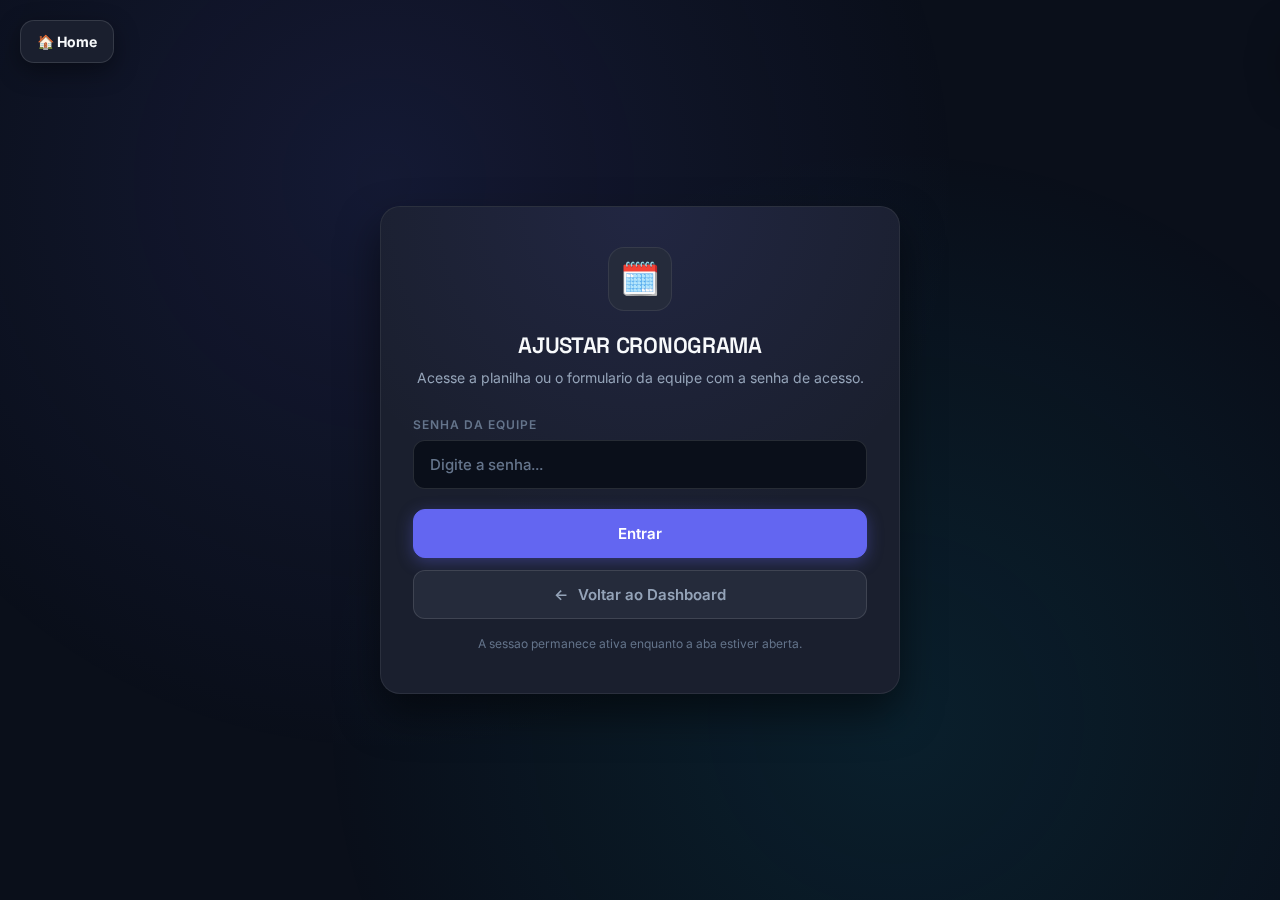
<file: ajustar-cronograma.html>
<!doctype html>
<html lang="pt-BR">
<head>
  <meta charset="utf-8"/>
  <meta name="viewport" content="width=device-width,initial-scale=1"/>
  <title>Ajustar Cronograma | Nobreak Company</title>

  <link rel="preconnect" href="https://fonts.googleapis.com">
  <link rel="preconnect" href="https://fonts.gstatic.com" crossorigin>
  <link href="https://fonts.googleapis.com/css2?family=Inter:wght@400;500;600;700;800&family=Space+Grotesk:wght@500;600;700&display=swap" rel="stylesheet">

  <style>
    @font-face{
      font-family:"Rokiest";
      src:url("https://raw.githubusercontent.com/NOBRAKEGG/iMake/main/assets/fonts/Rokiest-Extrabold.otf") format("opentype");
      font-weight:800;
      font-display:swap;
    }

    :root{
      --bg:#0a0f1a;
      --surface:#1a1f2e;
      --surface-elevated:#252b3b;

      --border:rgba(255,255,255,.08);
      --border-light:rgba(255,255,255,.12);

      --text:#f8fafc;
      --text-secondary:#e2e8f0;
      --text-muted:#94a3b8;
      --text-dim:#64748b;

      --primary:#6366f1;
      --primary-light:#818cf8;
      --accent:#06b6d4;
      --accent-light:#22d3ee;
      --success:#10b981;
      --danger:#ef4444;

      --shadow-md:0 8px 24px rgba(0,0,0,.4);
      --shadow-lg:0 20px 40px rgba(0,0,0,.5);
    }

    *{box-sizing:border-box;margin:0;padding:0}

    html,body{
      height:100%;
      font-family:'Inter',-apple-system,BlinkMacSystemFont,'Segoe UI',system-ui,sans-serif;
      color:var(--text);
      background:var(--bg);
      -webkit-font-smoothing:antialiased;
      -moz-osx-font-smoothing:grayscale;
    }

    body::before{
      content:'';
      position:fixed;
      inset:0;
      background:
        radial-gradient(circle at 30% 20%,rgba(99,102,241,.12) 0%,transparent 50%),
        radial-gradient(circle at 70% 80%,rgba(6,182,212,.10) 0%,transparent 50%);
      pointer-events:none;
      z-index:0;
    }

    /* HOME FAB */
    .home-fab{
      position:fixed;
      top:20px;
      left:20px;
      z-index:9999;
      background:var(--surface);
      border:1px solid var(--border-light);
      color:var(--text);
      text-decoration:none;
      font-weight:700;
      font-size:14px;
      padding:12px 16px;
      border-radius:14px;
      box-shadow:var(--shadow-md);
      display:inline-flex;
      align-items:center;
      gap:8px;
      backdrop-filter:blur(12px);
      transition:all .25s ease;
    }
    .home-fab:hover{
      border-color:rgba(99,102,241,.4);
      box-shadow:var(--shadow-lg),0 0 20px rgba(99,102,241,.15);
      transform:translateY(-2px);
    }

    /* LAYOUT */
    .page{
      min-height:100vh;
      display:flex;
      justify-content:center;
      align-items:center;
      padding:24px;
      position:relative;
      z-index:1;
    }

    /* CARD PRINCIPAL */
    .card{
      width:100%;
      max-width:520px;
      background:var(--surface);
      border:1px solid var(--border);
      border-radius:20px;
      padding:40px 32px;
      box-shadow:var(--shadow-lg);
      text-align:center;
      position:relative;
      overflow:hidden;
      animation:fadeUp .5s ease;
    }
    .card::before{
      content:'';
      position:absolute;
      inset:0;
      background:radial-gradient(circle at 50% 0%,rgba(99,102,241,.1),transparent 60%);
      pointer-events:none;
    }

    @keyframes fadeUp{
      from{opacity:0;transform:translateY(16px)}
      to{opacity:1;transform:translateY(0)}
    }

    /* HEADER DO CARD */
    .card-icon{
      width:64px;
      height:64px;
      border-radius:16px;
      background:var(--surface-elevated);
      border:1px solid var(--border);
      display:inline-flex;
      align-items:center;
      justify-content:center;
      font-size:32px;
      margin-bottom:20px;
      position:relative;
      z-index:1;
    }

    .card h1{
      font-family:'Space Grotesk',sans-serif;
      font-size:22px;
      font-weight:600;
      letter-spacing:-0.3px;
      color:var(--text);
      margin-bottom:8px;
      position:relative;
      z-index:1;
    }

    .card-subtitle{
      font-size:14px;
      color:var(--text-muted);
      font-weight:400;
      line-height:1.6;
      margin-bottom:28px;
      position:relative;
      z-index:1;
    }

    /* INPUT */
    .input-group{
      position:relative;
      z-index:1;
      margin-bottom:20px;
    }

    .input-group label{
      display:block;
      text-align:left;
      font-size:12px;
      font-weight:600;
      color:var(--text-dim);
      text-transform:uppercase;
      letter-spacing:1px;
      margin-bottom:8px;
    }

    .input{
      width:100%;
      padding:14px 16px;
      border-radius:12px;
      border:1px solid var(--border-light);
      background:var(--bg);
      color:var(--text);
      font-family:'Inter',sans-serif;
      font-size:15px;
      font-weight:500;
      outline:none;
      transition:all .2s ease;
    }
    .input::placeholder{
      color:var(--text-dim);
    }
    .input:focus{
      border-color:rgba(99,102,241,.5);
      box-shadow:0 0 0 3px rgba(99,102,241,.15);
    }

    /* BOTOES */
    .actions{
      display:flex;
      flex-direction:column;
      gap:12px;
      position:relative;
      z-index:1;
    }

    .btn{
      display:flex;
      align-items:center;
      justify-content:center;
      gap:10px;
      padding:14px 20px;
      border-radius:12px;
      text-decoration:none;
      color:#fff;
      font-family:'Inter',sans-serif;
      font-weight:600;
      font-size:15px;
      border:1px solid transparent;
      cursor:pointer;
      transition:all .2s ease;
      position:relative;
      overflow:hidden;
    }
    .btn::after{
      content:'';
      position:absolute;
      inset:0;
      background:linear-gradient(135deg,rgba(255,255,255,.08),transparent);
      opacity:0;
      transition:opacity .2s;
    }
    .btn:hover::after{opacity:1}

    .btn-primary{
      background:var(--primary);
      border-color:var(--primary);
      box-shadow:0 4px 16px rgba(99,102,241,.35);
    }
    .btn-primary:hover{
      transform:translateY(-2px);
      box-shadow:0 8px 24px rgba(99,102,241,.4);
    }

    .btn-sheet{
      background:var(--success);
      border-color:var(--success);
      box-shadow:0 4px 16px rgba(16,185,129,.3);
    }
    .btn-sheet:hover{
      transform:translateY(-2px);
      box-shadow:0 8px 24px rgba(16,185,129,.35);
    }

    .btn-form{
      background:var(--accent);
      color:#0a0f1a;
      border-color:var(--accent);
      box-shadow:0 4px 16px rgba(6,182,212,.3);
    }
    .btn-form:hover{
      transform:translateY(-2px);
      box-shadow:0 8px 24px rgba(6,182,212,.35);
    }

    .btn-ghost{
      background:var(--surface-elevated);
      border-color:var(--border-light);
      color:var(--text-muted);
    }
    .btn-ghost:hover{
      border-color:rgba(255,255,255,.2);
      color:var(--text);
      transform:translateY(-2px);
    }

    .btn-danger{
      background:rgba(239,68,68,.15);
      border-color:rgba(239,68,68,.3);
      color:var(--danger);
    }
    .btn-danger:hover{
      background:rgba(239,68,68,.25);
      transform:translateY(-2px);
    }

    .btn-row{
      display:grid;
      grid-template-columns:1fr 1fr;
      gap:12px;
    }

    /* HINT */
    .hint{
      font-size:12px;
      color:var(--text-dim);
      margin-top:16px;
      line-height:1.5;
      position:relative;
      z-index:1;
    }

    /* AREA LIBERADA */
    .area{
      display:none;
      position:relative;
      z-index:1;
    }

    .access-badge{
      display:inline-flex;
      align-items:center;
      gap:8px;
      padding:10px 20px;
      border-radius:24px;
      background:rgba(16,185,129,.12);
      border:1px solid rgba(16,185,129,.25);
      font-size:13px;
      font-weight:600;
      color:var(--success);
      margin-bottom:24px;
    }

    .access-dot{
      width:8px;
      height:8px;
      border-radius:50%;
      background:var(--success);
      box-shadow:0 0 12px var(--success);
      animation:pulse 2s ease-in-out infinite;
    }

    @keyframes pulse{
      0%,100%{opacity:1;transform:scale(1)}
      50%{opacity:.6;transform:scale(1.2)}
    }

    /* DIVIDER */
    .divider{
      height:1px;
      background:var(--border);
      margin:20px 0;
      position:relative;
      z-index:1;
    }

    /* ERRO TOAST */
    .toast{
      position:fixed;
      top:20px;
      right:20px;
      padding:14px 24px;
      border-radius:12px;
      background:var(--surface-elevated);
      border:1px solid rgba(239,68,68,.4);
      color:var(--danger);
      font-family:'Inter',sans-serif;
      font-size:14px;
      font-weight:600;
      box-shadow:var(--shadow-lg);
      z-index:10000;
      transform:translateX(120%);
      transition:transform .3s ease;
    }
    .toast.show{
      transform:translateX(0);
    }

    /* RESPONSIVO */
    @media(max-width:560px){
      .card{
        padding:28px 20px;
        border-radius:16px;
      }
      .card h1{font-size:19px}
      .btn-row{grid-template-columns:1fr}
      .home-fab{
        top:12px;
        left:12px;
        padding:10px 12px;
        font-size:13px;
      }
    }
  </style>
</head>

<body>
  <a class="home-fab" href="index.html">🏠 Home</a>

  <div class="toast" id="toast">Senha incorreta</div>

  <div class="page">
    <div class="card">
      <div class="card-icon">🗓️</div>
      <h1>AJUSTAR CRONOGRAMA</h1>
      <p class="card-subtitle">Acesse a planilha ou o formulario da equipe com a senha de acesso.</p>

      <!-- LOGIN -->
      <div id="login">
        <div class="input-group">
          <label for="pass">Senha da equipe</label>
          <input id="pass" class="input" type="password" placeholder="Digite a senha..." />
        </div>

        <div class="actions">
          <button class="btn btn-primary" onclick="entrar()">Entrar</button>
          <a class="btn btn-ghost" href="index.html">
            <span>←</span>
            <span>Voltar ao Dashboard</span>
          </a>
        </div>

        <p class="hint">A sessao permanece ativa enquanto a aba estiver aberta.</p>
      </div>

      <!-- AREA LIBERADA -->
      <div id="area" class="area">
        <div class="access-badge">
          <span class="access-dot"></span>
          <span>Acesso liberado</span>
        </div>

        <div class="actions">
          <button class="btn btn-sheet" onclick="abrirPlanilha()">
            📊 Abrir Planilha (Sheets)
          </button>
          <a class="btn btn-form"
             href="https://script.google.com/macros/s/AKfycbzOBfcv09wJdxM7uIvsS4EVvOJCkhu5ptY5gYY_-PI/exec"
             target="_blank" rel="noopener">
            📝 Abrir Formulario
          </a>

          <div class="divider"></div>

          <button class="btn btn-danger" onclick="sair()">Sair da sessao</button>
        </div>

        <p class="hint">A planilha abre na mesma aba. O formulario abre em nova aba.</p>
      </div>
    </div>
  </div>

<script>
  const TEAM_PASSWORD = "1234";

  const SHEETS_URL =
    "https://docs.google.com/spreadsheets/d/1lbYZWkFIGQr9FYd6EATkyymrUf5iupM1H55oxSy0uUg/edit?usp=sharing";

  function abrirPlanilha(){
    window.location.href = SHEETS_URL;
  }

  function showArea(){
    document.getElementById("login").style.display = "none";
    document.getElementById("area").style.display = "block";
  }

  function showToast(msg){
    const t = document.getElementById("toast");
    t.textContent = msg;
    t.classList.add("show");
    setTimeout(()=> t.classList.remove("show"), 2500);
  }

  function entrar(){
    const p = document.getElementById("pass").value || "";
    if(p !== TEAM_PASSWORD){
      showToast("Senha incorreta");
      document.getElementById("pass").focus();
      return;
    }
    sessionStorage.setItem("cronograma_autorizado", "1");
    showArea();
  }

  function sair(){
    sessionStorage.removeItem("cronograma_autorizado");
    document.getElementById("pass").value = "";
    document.getElementById("area").style.display = "none";
    document.getElementById("login").style.display = "block";
  }

  // Enter key to submit
  document.getElementById("pass").addEventListener("keydown", function(e){
    if(e.key === "Enter") entrar();
  });

  // Keep session while tab is open
  if(sessionStorage.getItem("cronograma_autorizado") === "1"){
    showArea();
  }
</script>
</body>
</html>
</file>
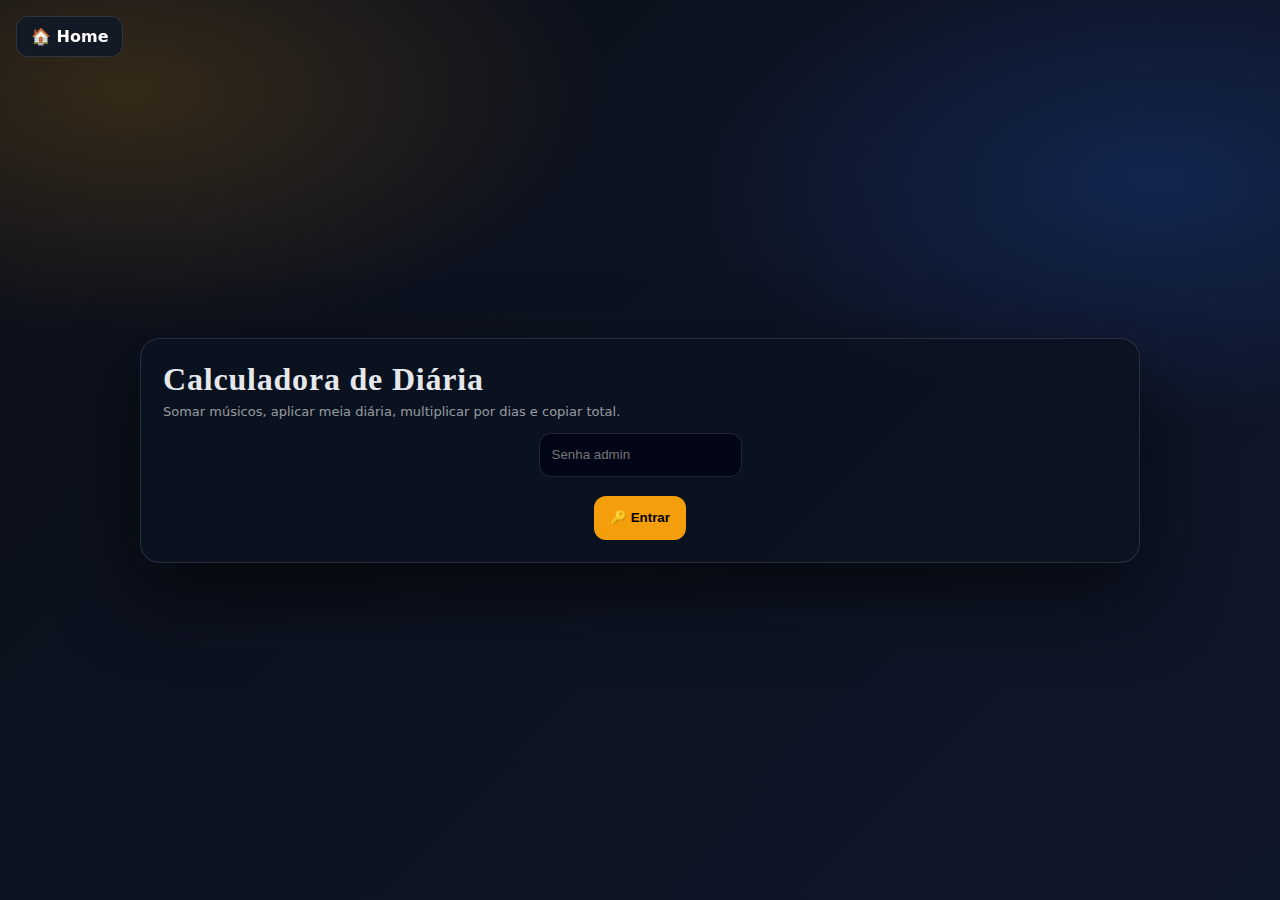
<file: diaria.html>
<!DOCTYPE html>
<html lang="pt-BR">
<head>
<meta charset="UTF-8">
<meta name="viewport" content="width=device-width, initial-scale=1.0">
<title>Calculadora de Diária | Lalaiá</title>

<style>
@font-face{
  font-family:"Rokiest";
  src:url("https://waycompanygg.github.io/roteiro/assets/fonts/Rokiest-Extrabold.otf") format("opentype");
  font-weight:800;
}

:root{
  --bg1:#0b0f19;
  --bg2:#0f172a;
  --card:rgba(11,18,32,.85);
  --stroke:rgba(255,255,255,.12);
  --text:#e5e7eb;
  --muted:rgba(229,231,235,.65);
  --blue:#2563eb;
  --amber:#f59e0b;
  --danger:#ef4444;
}

*{box-sizing:border-box}

body{
  margin:0;
  min-height:100vh;
  font-family:system-ui,-apple-system,Segoe UI,Roboto,Arial;
  background:
    radial-gradient(800px 420px at 10% 10%, rgba(245,158,11,.18), transparent 60%),
    radial-gradient(800px 420px at 90% 20%, rgba(37,99,235,.22), transparent 60%),
    linear-gradient(135deg,var(--bg1),var(--bg2));
  color:var(--text);
  display:flex;
  justify-content:center;
  align-items:center;
  padding:22px;
}

.home{
  position:fixed;
  top:16px; left:16px;
  background:rgba(17,24,39,.9);
  border:1px solid var(--stroke);
  padding:10px 14px;
  border-radius:12px;
  font-weight:900;
  text-decoration:none;
  color:#fff;
}

.card{
  width:100%;
  max-width:1000px;
  background:var(--card);
  border:1px solid var(--stroke);
  border-radius:20px;
  padding:22px;
  box-shadow:0 30px 80px rgba(0,0,0,.6);
}

h1{
  font-family:"Rokiest";
  margin:0;
  letter-spacing:.8px;
}

.sub{
  margin:6px 0 14px;
  color:var(--muted);
  font-size:13px;
}

/* ===== TOPBAR ===== */
.topbar{
  display:grid;
  grid-template-columns:1fr auto;
  gap:12px;
  margin-top:10px;
}

.leftControls{
  display:flex;
  gap:10px;
  align-items:flex-end;
  flex-wrap:wrap;
}

.fieldMini{
  min-width:220px;
  display:flex;
  flex-direction:column;
  gap:6px;
}

label{font-size:12px;color:var(--muted)}

input,select{
  height:44px;
  padding:10px 12px;
  border-radius:12px;
  border:1px solid var(--stroke);
  background:#020617;
  color:#fff;
}

.btn{
  height:44px;
  padding:0 16px;
  border-radius:12px;
  border:0;
  cursor:pointer;
  font-weight:900;
  display:inline-flex;
  align-items:center;
  gap:8px;
}

.btn-blue{background:var(--blue);color:#fff}
.btn-amber{background:var(--amber);color:#000}
.btn-ghost{
  background:rgba(255,255,255,.06);
  color:#fff;
  border:1px solid var(--stroke);
}

.gridHeader,.gridRow{
  display:grid;
  grid-template-columns:1.2fr .6fr .4fr .2fr;
  gap:10px;
  align-items:center;
}

.gridHeader{
  margin-top:18px;
  font-size:12px;
  color:var(--muted);
}

.gridRow{margin-top:10px}

.check{
  display:flex;
  align-items:center;
  gap:8px;
  background:#020617;
  border:1px solid var(--stroke);
  padding:10px 12px;
  border-radius:12px;
}

.remove{
  background:rgba(239,68,68,.2);
  border:1px solid rgba(239,68,68,.4);
  color:#fff;
  border-radius:12px;
  height:44px;
  cursor:pointer;
}

.totalBox{
  margin-top:20px;
  border:1px solid var(--stroke);
  border-radius:16px;
  padding:14px;
  display:flex;
  justify-content:space-between;
  align-items:center;
  gap:12px;
}

.total{
  font-family:"Rokiest";
  font-size:30px;
  cursor:pointer;
}

.toast{
  position:fixed;
  bottom:20px;
  left:50%;
  transform:translateX(-50%);
  background:#111827;
  padding:10px 16px;
  border-radius:12px;
  font-weight:900;
  opacity:0;
  transition:.2s;
}
.toast.show{opacity:1}

/* LOGIN */
.login{
  text-align:center;
}
.login input{max-width:300px}

.loader{
  position:fixed;
  inset:0;
  background:rgba(0,0,0,.6);
  display:none;
  justify-content:center;
  align-items:center;
}
.loader div{
  width:60px;height:60px;
  border:4px solid rgba(255,255,255,.2);
  border-top-color:var(--amber);
  border-radius:50%;
  animation:spin .9s linear infinite;
}
@keyframes spin{to{transform:rotate(360deg)}}

@media(max-width:900px){
  .topbar{grid-template-columns:1fr}
  .gridHeader,.gridRow{grid-template-columns:1fr}
  .btn,input,select{width:100%}
}
</style>
</head>

<body>

<a class="home" href="index.html">🏠 Home</a>

<div class="loader" id="loader"><div></div></div>

<div class="card">
  <h1>Calculadora de Diária</h1>
  <p class="sub">Somar músicos, aplicar meia diária, multiplicar por dias e copiar total.</p>

  <!-- LOGIN -->
  <div id="login" class="login">
    <input id="pass" type="password" placeholder="Senha admin">
    <br><br>
    <button class="btn btn-amber" onclick="entrar()">🔑 Entrar</button>
  </div>

  <!-- APP -->
  <div id="app" style="display:none">

    <div class="topbar">
      <div class="leftControls">
        <button class="btn btn-blue" onclick="add()">➕ Adicionar músico</button>

        <div class="fieldMini">
          <label>Presets</label>
          <select id="preset" onchange="loadPreset()"></select>
        </div>

        <button class="btn btn-ghost" onclick="savePreset()">💾 Salvar</button>
        <button class="btn btn-ghost" onclick="deletePreset()">🗑️</button>
      </div>

      <div class="leftControls">
        <div class="fieldMini" style="min-width:180px">
          <label>Quantidade de dias</label>
          <input id="dias" type="number" min="1" value="1" oninput="calc()">
        </div>
        <button class="btn btn-ghost" onclick="clearAll()">🧹 Limpar</button>
        <button class="btn btn-ghost" onclick="logout()">🚪 Sair</button>
      </div>
    </div>

    <div class="gridHeader">
      <div>Músico</div>
      <div>Valor</div>
      <div>Meia diária</div>
      <div></div>
    </div>

    <div id="rows"></div>

    <div class="totalBox">
      <div>
        <div style="font-size:13px;color:var(--muted)">Total final</div>
        <div style="font-size:12px;color:var(--muted)">Clique para copiar</div>
      </div>
      <div class="total" onclick="copy()">R$ 0,00</div>
    </div>
  </div>
</div>

<div class="toast" id="toast">✅ Copiado!</div>

<script>
const ADMIN="1234";
const STORE="diaria_rows";
const PRESETS="diaria_presets";

function entrar(){
  if(pass.value!==ADMIN) return alert("Senha incorreta");
  loader.style.display="flex";
  setTimeout(()=>{
    loader.style.display="none";
    login.style.display="none";
    app.style.display="block";
    init();
  },900);
}

function logout(){location.reload()}

function init(){
  if(!localStorage.getItem(STORE))
    localStorage.setItem(STORE,JSON.stringify([{n:"",v:"",m:false}]));
  render();
  loadPresetList();
}

function rows(){return JSON.parse(localStorage.getItem(STORE))}
function save(r){localStorage.setItem(STORE,JSON.stringify(r));render()}

function add(){const r=rows();r.push({n:"",v:"",m:false});save(r)}
function remove(i){const r=rows();r.splice(i,1);save(r)}

function render(){
  rowsEl.innerHTML=rows().map((r,i)=>`
    <div class="gridRow">
      <input value="${r.n}" oninput="upd(${i},'n',this.value)">
      <input value="${r.v}" oninput="upd(${i},'v',this.value)">
      <label class="check">
        <input type="checkbox" ${r.m?"checked":""} onchange="upd(${i},'m',this.checked)"> Meia
      </label>
      <button class="remove" onclick="remove(${i})">🗑️</button>
    </div>
  `).join("");
  calc();
}

function upd(i,k,v){const r=rows();r[i][k]=v;save(r)}

function calc(){
  const d=parseInt(dias.value||1);
  const t=rows().reduce((a,r)=>a+(parseFloat(r.v||0)*(r.m?.5:1)),0)*d;
  document.querySelector(".total").innerText=t.toLocaleString("pt-BR",{style:"currency",currency:"BRL"});
}

function copy(){
  navigator.clipboard.writeText(document.querySelector(".total").innerText);
  toast.classList.add("show");
  setTimeout(()=>toast.classList.remove("show"),1200);
}

/* PRESETS */
function loadPresetList(){
  const p=JSON.parse(localStorage.getItem(PRESETS)||"{}");
  preset.innerHTML='<option value="">— Preset —</option>'+Object.keys(p).map(k=>`<option>${k}</option>`).join("");
}

function savePreset(){
  const name=prompt("Nome do preset");
  if(!name) return;
  const p=JSON.parse(localStorage.getItem(PRESETS)||"{}");
  p[name]={rows:rows(),dias:dias.value};
  localStorage.setItem(PRESETS,JSON.stringify(p));
  loadPresetList();
}

function loadPreset(){
  const p=JSON.parse(localStorage.getItem(PRESETS)||"{}");
  if(!preset.value) return;
  localStorage.setItem(STORE,JSON.stringify(p[preset.value].rows));
  dias.value=p[preset.value].dias;
  render();
}

function deletePreset(){
  const p=JSON.parse(localStorage.getItem(PRESETS)||"{}");
  if(!preset.value) return;
  delete p[preset.value];
  localStorage.setItem(PRESETS,JSON.stringify(p));
  loadPresetList();
}

function clearAll(){
  localStorage.setItem(STORE,JSON.stringify([{n:"",v:"",m:false}]));
  render();
}

const rowsEl=document.getElementById("rows");
const pass=document.getElementById("pass");
const login=document.getElementById("login");
const app=document.getElementById("app");
const loader=document.getElementById("loader");
const toast=document.getElementById("toast");
const dias=document.getElementById("dias");
const preset=document.getElementById("preset");
</script>

</body>
</html>
</file>
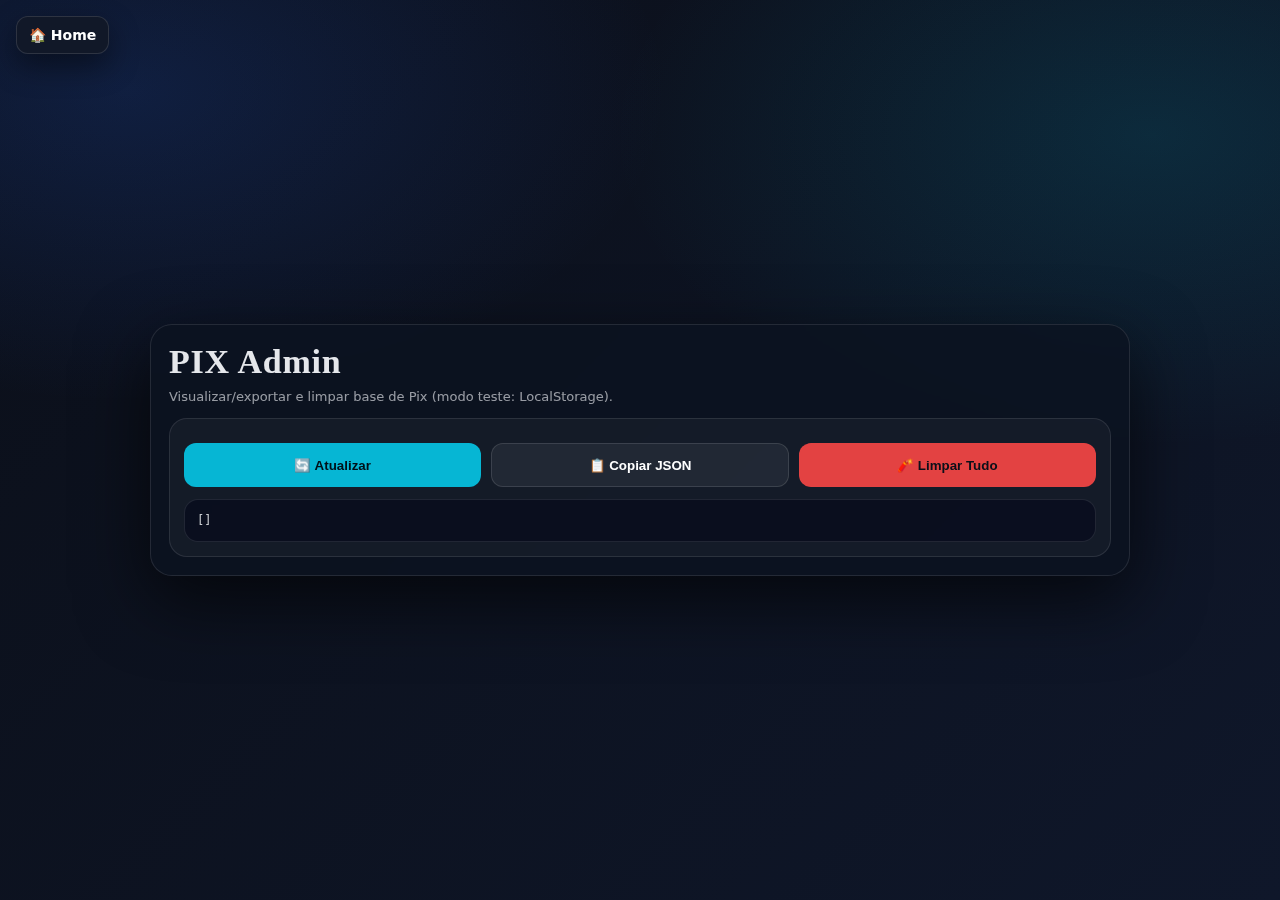
<file: pix-admin.html>
<!doctype html>
<html lang="pt-BR">
<head>
<meta charset="utf-8"/>
<meta name="viewport" content="width=device-width,initial-scale=1"/>
<title>PIX Admin | Lalaiá</title>

<style>
  @font-face{
    font-family:"Rokiest";
    src:url("https://waycompanygg.github.io/roteiro/assets/fonts/Rokiest-Extrabold.otf") format("opentype");
    font-weight:800; font-display:swap;
  }
  :root{
    --bg1:#0b0f19; --bg2:#0f172a;
    --panel: rgba(11,18,32,.82);
    --stroke: rgba(255,255,255,.10);
    --text:#e5e7eb; --muted: rgba(229,231,235,.65);
    --blue:#2563eb; --red:#ef4444; --cyan:#06b6d4;
    --shadow: 0 24px 70px rgba(0,0,0,.65);
  }
  *{box-sizing:border-box}
  body{
    margin:0; min-height:100vh;
    font-family:system-ui,-apple-system,Segoe UI,Roboto,Arial;
    color:var(--text);
    background:
      radial-gradient(900px 520px at 10% 10%, rgba(37,99,235,.18), transparent 60%),
      radial-gradient(900px 520px at 90% 15%, rgba(6,182,212,.14), transparent 60%),
      linear-gradient(135deg,var(--bg1),var(--bg2));
    display:flex; align-items:center; justify-content:center;
    padding:22px;
  }
  .home{
    position:fixed; top:16px; left:16px;
    background:rgba(17,24,39,.92);
    border:1px solid rgba(255,255,255,.12);
    color:#fff; text-decoration:none;
    font-weight:900; font-size:14px;
    padding:10px 12px; border-radius:12px;
    box-shadow:0 12px 30px rgba(0,0,0,.45);
    z-index: 10;
  }
  .wrap{
    width:min(980px,100%);
    background:var(--panel);
    border:1px solid var(--stroke);
    border-radius:22px;
    box-shadow:var(--shadow);
    padding:18px;
    backdrop-filter: blur(10px);
    animation: in .45s ease both;
  }
  @keyframes in{from{opacity:0;transform:translateY(10px)}to{opacity:1;transform:translateY(0)}}

  h1{font-family:"Rokiest"; margin:0; letter-spacing:.8px; font-size:34px}
  .sub{margin:8px 0 14px; color:var(--muted); font-size:13px}

  .card{
    background:rgba(255,255,255,.04);
    border:1px solid var(--stroke);
    border-radius:18px;
    padding:14px;
  }
  .btnRow{display:flex; gap:10px; flex-wrap:wrap; margin-top:10px}
  button{
    height:44px; border-radius:12px; border:0;
    padding:0 14px; font-weight:900; cursor:pointer;
    color:#001018;
    background: var(--cyan);
    transition:.15s;
    flex: 1 1 220px;
  }
  button:hover{transform:translateY(-1px); opacity:.95}
  .danger{background: rgba(239,68,68,.95); color:#0b0f19}
  .ghost{
    background: rgba(255,255,255,.06);
    border: 1px solid rgba(255,255,255,.12);
    color: #fff;
  }

  pre{
    margin:12px 0 0;
    padding:12px;
    border-radius:14px;
    border:1px solid rgba(255,255,255,.10);
    background: rgba(2,6,23,.55);
    color: rgba(229,231,235,.88);
    overflow:auto;
    max-height: 360px;
    font-size:12px;
    line-height:1.35;
  }
</style>
</head>

<body>
<a class="home" href="index.html">🏠 Home</a>

<div class="wrap">
  <h1>PIX Admin</h1>
  <div class="sub">Visualizar/exportar e limpar base de Pix (modo teste: LocalStorage).</div>

  <div class="card">
    <div class="btnRow">
      <button onclick="atualizar()">🔄 Atualizar</button>
      <button class="ghost" onclick="copiar()">📋 Copiar JSON</button>
      <button class="danger" onclick="limparTudo()">🧨 Limpar Tudo</button>
    </div>

    <pre id="out">(sem dados)</pre>
  </div>
</div>

<script>
  const LS_KEY = "lalaia_pix_list_v1";

  function getList(){
    try{ return JSON.parse(localStorage.getItem(LS_KEY) || "[]"); }
    catch{ return []; }
  }

  function atualizar(){
    const list = getList();
    document.getElementById("out").textContent = JSON.stringify(list, null, 2);
  }

  async function copiar(){
    const txt = document.getElementById("out").textContent || "";
    try{
      await navigator.clipboard.writeText(txt);
      alert("Copiado!"); // se você quiser, eu troco por overlay igual VIP
    }catch{
      alert("Não deu pra copiar.");
    }
  }

  function limparTudo(){
    const ok = confirm("Tem certeza que deseja apagar tudo?");
    if(!ok) return;
    localStorage.removeItem(LS_KEY);
    atualizar();
    alert("Limpo.");
  }

  atualizar();
</script>

</body>
</html>
</file>
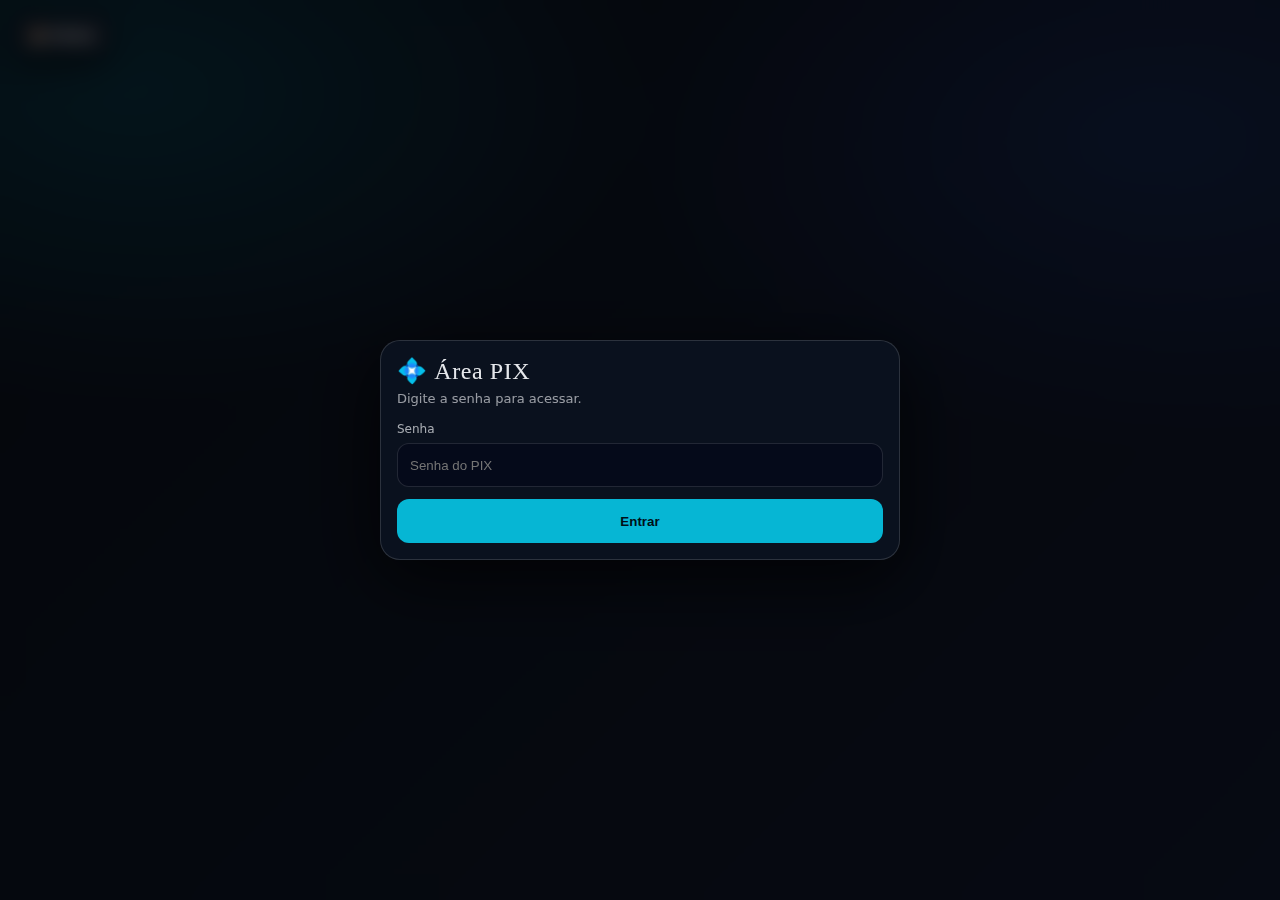
<file: Pix.html>
<!doctype html>
<html lang="pt-BR">
<head>
<meta charset="utf-8"/>
<meta name="viewport" content="width=device-width,initial-scale=1"/>
<title>PIX | Lalaiá</title>

<style>
  @font-face{
    font-family:"Rokiest";
    src:url("https://waycompanygg.github.io/roteiro/assets/fonts/Rokiest-Extrabold.otf") format("opentype");
    font-weight:800; font-display:swap;
  }
  :root{
    --bg1:#0b0f19; --bg2:#0f172a;
    --panel: rgba(11,18,32,.82);
    --stroke: rgba(255,255,255,.10);
    --text:#e5e7eb; --muted: rgba(229,231,235,.65);
    --cyan:#06b6d4; --blue:#2563eb; --green:#22c55e;
    --shadow: 0 24px 70px rgba(0,0,0,.65);
  }
  *{box-sizing:border-box}
  body{
    margin:0; min-height:100vh;
    font-family:system-ui,-apple-system,Segoe UI,Roboto,Arial;
    color:var(--text);
    background:
      radial-gradient(900px 520px at 10% 10%, rgba(6,182,212,.18), transparent 60%),
      radial-gradient(900px 520px at 90% 15%, rgba(37,99,235,.16), transparent 60%),
      linear-gradient(135deg,var(--bg1),var(--bg2));
    display:flex; align-items:center; justify-content:center;
    padding:22px;
  }
  .home{
    position:fixed; top:16px; left:16px;
    background:rgba(17,24,39,.92);
    border:1px solid rgba(255,255,255,.12);
    color:#fff; text-decoration:none;
    font-weight:900; font-size:14px;
    padding:10px 12px; border-radius:12px;
    box-shadow:0 12px 30px rgba(0,0,0,.45);
    z-index: 10;
  }

  .wrap{
    width:min(720px,100%);
    background:var(--panel);
    border:1px solid var(--stroke);
    border-radius:22px;
    box-shadow:var(--shadow);
    padding:18px;
    backdrop-filter: blur(10px);
    animation: in .45s ease both;
  }
  @keyframes in{from{opacity:0;transform:translateY(10px)}to{opacity:1;transform:translateY(0)}}

  h1{font-family:"Rokiest"; margin:0; letter-spacing:.8px; font-size:34px}
  .sub{margin:8px 0 14px; color:var(--muted); font-size:13px}

  .card{
    background:rgba(255,255,255,.04);
    border:1px solid var(--stroke);
    border-radius:18px;
    padding:14px;
  }

  .btnRow{display:flex; gap:10px; flex-wrap:wrap; margin-top:10px}
  a.btn{
    display:flex; align-items:center; justify-content:center;
    height:48px;
    border-radius:14px;
    font-weight:900;
    text-decoration:none;
    color:#fff;
    padding:0 14px;
    border:1px solid rgba(255,255,255,.12);
    background:rgba(255,255,255,.06);
    transition:.15s;
    flex:1 1 240px;
  }
  a.btn:hover{transform:translateY(-1px); opacity:.95}
  .btnAdmin{background: rgba(37,99,235,.20); border-color: rgba(37,99,235,.35)}
  .btnCad{background: rgba(34,197,94,.18); border-color: rgba(34,197,94,.30)}
  .btnAdmin span, .btnCad span{font-family:"Rokiest"; letter-spacing:.6px}

  /* Overlay senha */
  .overlay{
    position:fixed; inset:0;
    display:flex;
    align-items:center; justify-content:center;
    background: rgba(0,0,0,.55);
    backdrop-filter: blur(10px);
    z-index: 99999;
    padding: 18px;
  }
  .modal{
    width: min(520px, 100%);
    border-radius: 20px;
    border: 1px solid rgba(255,255,255,.14);
    background: rgba(11,18,32,.92);
    box-shadow: 0 20px 70px rgba(0,0,0,.70);
    padding: 16px;
    animation: pop .22s ease both;
  }
  @keyframes pop{from{opacity:0;transform:scale(.98)}to{opacity:1;transform:scale(1)}}

  label{font-size:12px; color: rgba(229,231,235,.72)}
  input{
    height:44px; width:100%;
    border-radius:12px;
    border:1px solid rgba(255,255,255,.12);
    background: rgba(2,6,23,.55);
    color: var(--text);
    padding: 10px 12px;
    outline:none;
    margin-top:6px;
  }
  input:focus{
    border-color: rgba(6,182,212,.55);
    box-shadow: 0 0 0 4px rgba(6,182,212,.18);
  }

  button{
    height:44px; border-radius:12px; border:0;
    padding:0 14px; font-weight:900; cursor:pointer;
    color:#001018;
    background: var(--cyan);
    transition:.15s;
    width:100%;
    margin-top:12px;
  }
  button:hover{transform:translateY(-1px); opacity:.95}

  .err{
    margin-top:10px;
    color:#fecaca;
    font-weight:900;
    display:none;
  }
</style>
</head>

<body>
<a class="home" href="index.html">🏠 Home</a>

<!-- OVERLAY SENHA (abre sempre) -->
<div id="gate" class="overlay">
  <div class="modal">
    <div style="font-family:Rokiest; letter-spacing:.6px; font-size:24px;">💠 Área PIX</div>
    <div style="margin-top:6px; color:rgba(229,231,235,.65); font-size:13px;">
      Digite a senha para acessar.
    </div>

    <div style="margin-top:12px;">
      <label>Senha</label>
      <input id="pass" type="password" placeholder="Senha do PIX" autocomplete="current-password"/>
      <button onclick="entrar()">Entrar</button>
      <div id="err" class="err">❌ Senha inválida</div>
    </div>
  </div>
</div>

<div class="wrap" id="content" style="display:none;">
  <h1>PIX</h1>
  <div class="sub">Selecione o que você quer fazer.</div>

  <div class="card">
    <div class="btnRow">
      <a class="btn btnAdmin" href="pix-admin.html"><span>🛡️ Acesso Admin</span></a>
      <a class="btn btnCad" href="pix-cadastro.html"><span>➕ Cadastro de Pix</span></a>
    </div>
  </div>
</div>

<script>
  // ✅ TROQUE AQUI A SENHA DO PIX
  const PIX_PASSWORD = "1234";

  function entrar(){
    const p = (document.getElementById("pass").value||"").trim();
    const err = document.getElementById("err");

    if(p === PIX_PASSWORD){
      err.style.display = "none";
      document.getElementById("gate").style.display = "none";
      document.getElementById("content").style.display = "block";
      return;
    }
    err.style.display = "block";
  }

  // Enter para enviar
  document.getElementById("pass").addEventListener("keydown", (e)=>{
    if(e.key === "Enter") entrar();
  });
</script>

</body>
</html>
</file>
